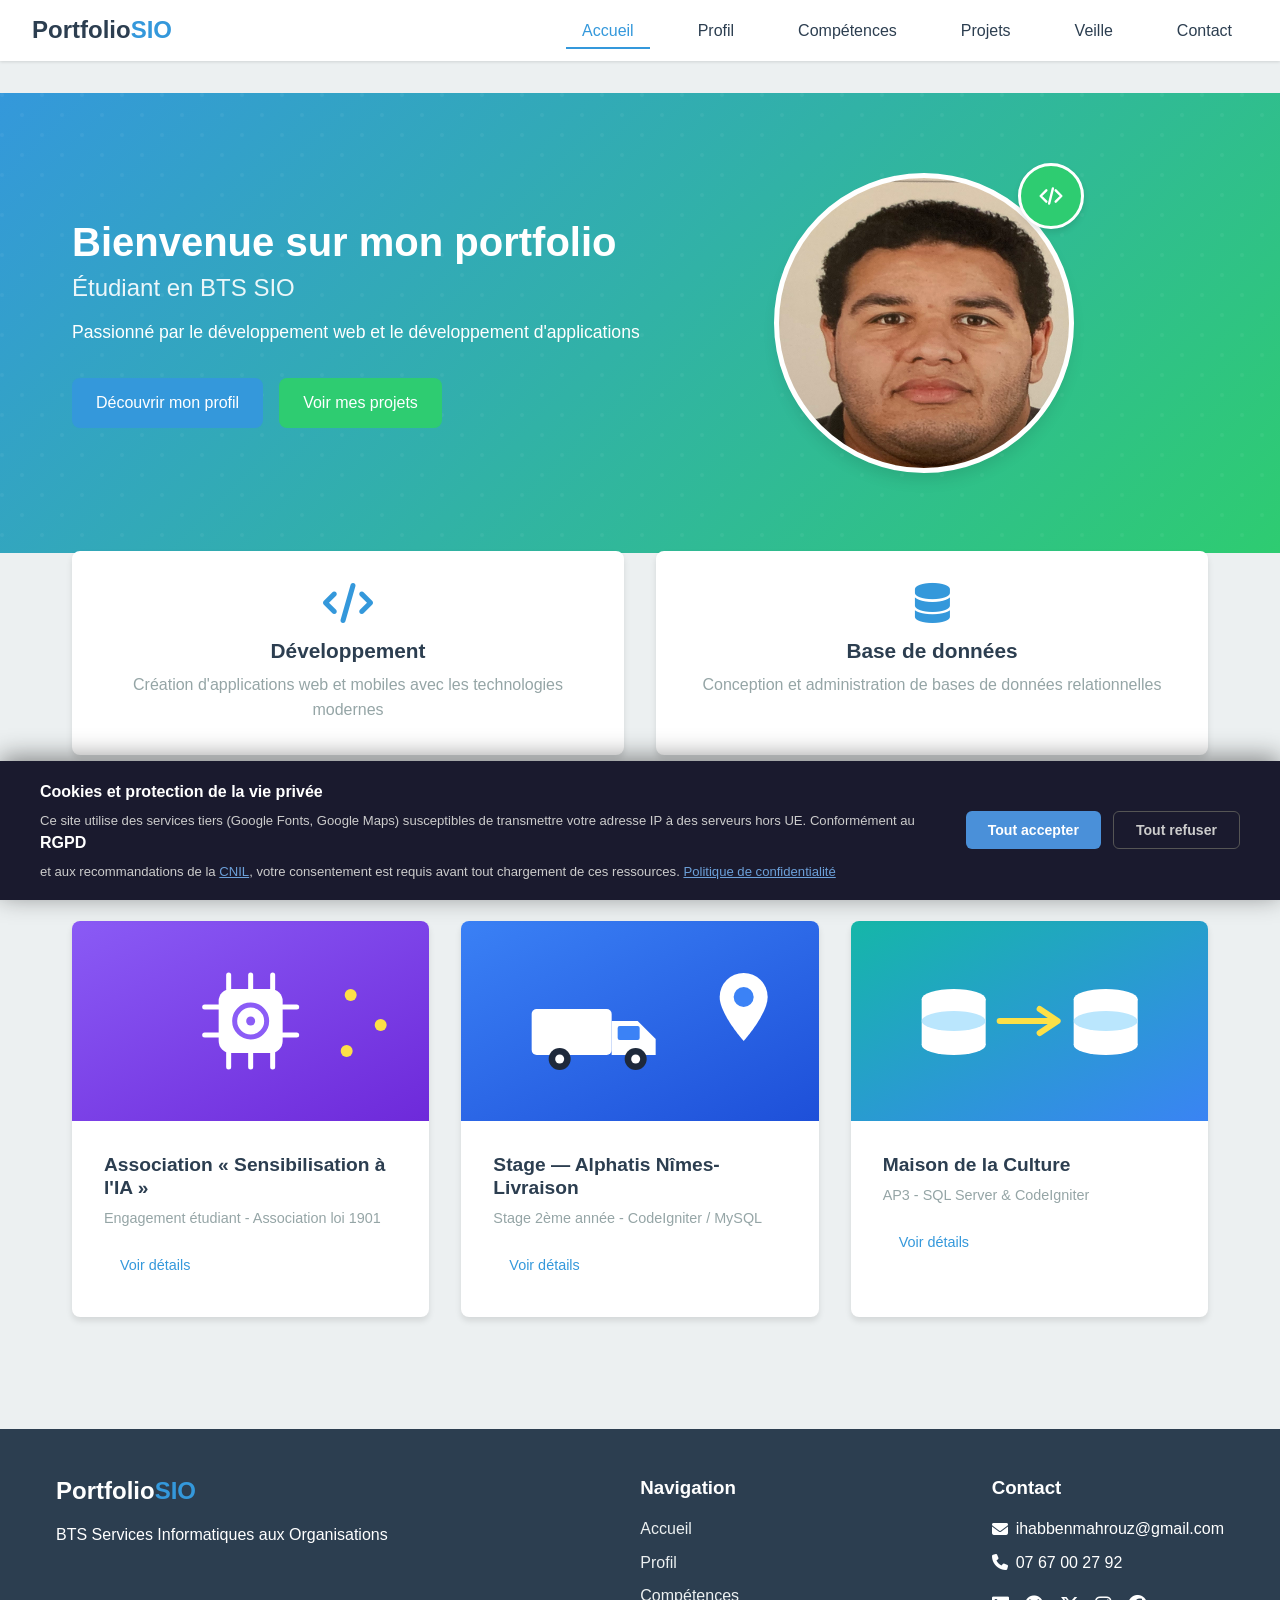
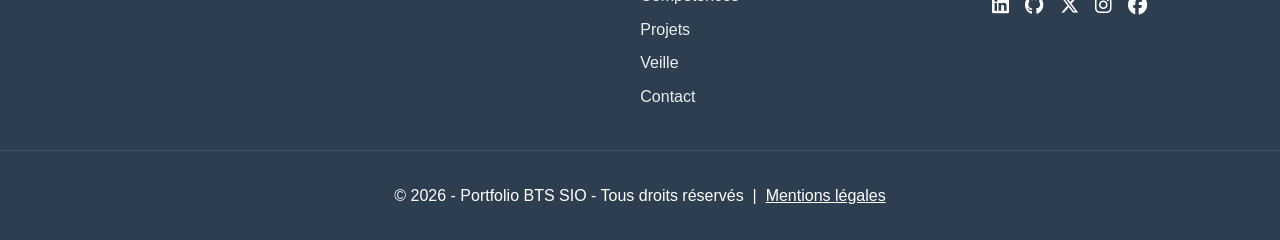
<file: index.html>
<!DOCTYPE html>
<html lang="fr">
<head>
    <meta charset="UTF-8">
    <meta name="viewport" content="width=device-width, initial-scale=1.0">
    <meta name="description" content="Portfolio d'Ihab Benmahrouz, étudiant en BTS SIO option SLAM à Nîmes : profil, compétences, projets et veille technologique.">
    <link rel="icon" type="image/svg+xml" href="images/favicon.svg">
    <title>Portfolio BTS SIO - Accueil</title>
    <!-- Open Graph / partage sur les réseaux sociaux -->
    <meta property="og:type" content="website">
    <meta property="og:locale" content="fr_FR">
    <meta property="og:site_name" content="Portfolio BTS SIO — Ihab Benmahrouz">
    <meta property="og:title" content="Portfolio BTS SIO - Accueil">
    <meta property="og:description" content="Portfolio d'Ihab Benmahrouz, étudiant en BTS SIO option SLAM à Nîmes : profil, compétences, projets et veille technologique.">
    <meta property="og:image" content="images/profile-placeholder.png">
    <meta name="twitter:card" content="summary">
    <link rel="stylesheet" href="css/style.css">
    <link rel="stylesheet" href="css/accueil.css?v=20260621-projets">
    <!-- Font Awesome pour les icônes -->
    <link rel="stylesheet" href="https://cdnjs.cloudflare.com/ajax/libs/font-awesome/6.7.2/css/all.min.css">
    <!-- Google Fonts chargées uniquement après consentement RGPD (voir js/rgpd.js) -->
    <link rel="stylesheet" href="css/rgpd.css">
</head>
<body>
    <!-- En-tête avec barre de navigation -->
    <header>
        <div class="logo">
            <h1>Portfolio<span>SIO</span></h1>
        </div>
        <nav>
            <input type="checkbox" id="menu-toggle">
            <label for="menu-toggle" class="menu-icon">
                <i class="fas fa-bars"></i>
            </label>
            <ul class="menu">
                <li><a href="index.html" class="active">Accueil</a></li>
                <li><a href="profil.html">Profil</a></li>
                <li><a href="competences.html">Compétences</a></li>
                <li><a href="projets.html">Projets</a></li>
                <li><a href="veille.html">Veille</a></li>
                <li><a href="contact.html">Contact</a></li>
            </ul>
        </nav>
    </header>

    <!-- Section principale -->
    <main>
        <section class="hero">
            <div class="hero-content">
                <div class="hero-text">
                    <h2>Bienvenue sur mon portfolio</h2>
                    <h3>Étudiant en BTS SIO</h3>
                    <p>Passionné par le développement web et le développement d'applications</p>
                    <div class="hero-buttons">
                        <a href="profil.html" class="btn primary">Découvrir mon profil</a>
                        <a href="projets.html" class="btn secondary">Voir mes projets</a>
                    </div>
                </div>
                <div class="hero-image">
                    <div class="profile-image">
                        <!-- L'image de profil sera ajoutée via le CSS -->
                    </div>
                </div>
            </div>
        </section>

        <section class="quick-info">
            <div class="info-card">
                <i class="fas fa-code"></i>
                <h3>Développement</h3>
                <p>Création d'applications web et mobiles avec les technologies modernes</p>
            </div>
            <div class="info-card">
                <i class="fas fa-database"></i>
                <h3>Base de données</h3>
                <p>Conception et administration de bases de données relationnelles</p>
            </div>
        </section>

        <section class="recent-projects">
            <h2>Projets récents</h2>
            <div class="project-gallery">
                <!-- Les images des projets seront stylisées avec CSS -->
                <div class="project-card">
                    <div class="project-image">
                        <svg class="projet-illus" viewBox="0 0 400 200" preserveAspectRatio="xMidYMid slice" xmlns="http://www.w3.org/2000/svg" role="img" aria-label="Association Sensibilisation à l'IA">
                            <defs><linearGradient id="hg1" x1="0" y1="0" x2="1" y2="1"><stop offset="0" stop-color="#8b5cf6"/><stop offset="1" stop-color="#6d28d9"/></linearGradient></defs>
                            <rect width="400" height="200" fill="url(#hg1)"/>
                            <g stroke="#ffffff" stroke-width="5" stroke-linecap="round">
                                <line x1="178" y1="68" x2="178" y2="54"/><line x1="200" y1="68" x2="200" y2="54"/><line x1="222" y1="68" x2="222" y2="54"/>
                                <line x1="178" y1="132" x2="178" y2="146"/><line x1="200" y1="132" x2="200" y2="146"/><line x1="222" y1="132" x2="222" y2="146"/>
                                <line x1="168" y1="86" x2="154" y2="86"/><line x1="168" y1="114" x2="154" y2="114"/>
                                <line x1="232" y1="86" x2="246" y2="86"/><line x1="232" y1="114" x2="246" y2="114"/>
                            </g>
                            <g class="a-pulse">
                                <rect x="168" y="68" width="64" height="64" rx="12" fill="#ffffff"/>
                                <circle cx="200" cy="100" r="16" fill="none" stroke="#8b5cf6" stroke-width="5"/>
                                <circle cx="200" cy="100" r="4.5" fill="#8b5cf6"/>
                            </g>
                            <g class="a-float" fill="#fde047">
                                <circle cx="300" cy="74" r="6"/><circle cx="330" cy="104" r="6"/><circle cx="296" cy="130" r="6"/>
                            </g>
                        </svg>
                    </div>
                    <div class="project-info">
                        <h3>Association « Sensibilisation à l'IA »</h3>
                        <p>Engagement étudiant - Association loi 1901</p>
                        <a href="projets.html#engagement1" class="btn small">Voir détails</a>
                    </div>
                </div>
                <div class="project-card">
                    <div class="project-image">
                        <svg class="projet-illus" viewBox="0 0 400 200" preserveAspectRatio="xMidYMid slice" xmlns="http://www.w3.org/2000/svg" role="img" aria-label="Application de livraison">
                            <defs><linearGradient id="hg2" x1="0" y1="0" x2="1" y2="1"><stop offset="0" stop-color="#3b82f6"/><stop offset="1" stop-color="#1d4ed8"/></linearGradient></defs>
                            <rect width="400" height="200" fill="url(#hg2)"/>
                            <g class="a-pulse">
                                <path d="M304,52 a24,24 0 0 1 24,24 c0,17 -24,44 -24,44 c0,0 -24,-27 -24,-44 a24,24 0 0 1 24,-24 z" fill="#ffffff"/>
                                <circle cx="304" cy="76" r="10" fill="#3b82f6"/>
                            </g>
                            <g class="a-slide">
                                <rect x="92" y="88" width="80" height="46" rx="5" fill="#ffffff"/>
                                <path d="M172,100 h26 l18,18 v16 h-44 z" fill="#ffffff"/>
                                <rect x="178" y="105" width="22" height="14" rx="2" fill="#3b82f6"/>
                                <circle cx="120" cy="138" r="11" fill="#1e293b"/><circle cx="120" cy="138" r="4.5" fill="#ffffff"/>
                                <circle cx="196" cy="138" r="11" fill="#1e293b"/><circle cx="196" cy="138" r="4.5" fill="#ffffff"/>
                            </g>
                        </svg>
                    </div>
                    <div class="project-info">
                        <h3>Stage — Alphatis Nîmes-Livraison</h3>
                        <p>Stage 2ème année - CodeIgniter / MySQL</p>
                        <a href="projets.html#stage2" class="btn small">Voir détails</a>
                    </div>
                </div>
                <div class="project-card">
                    <div class="project-image">
                        <svg class="projet-illus" viewBox="0 0 400 200" preserveAspectRatio="xMidYMid slice" xmlns="http://www.w3.org/2000/svg" role="img" aria-label="Migration de base de données">
                            <defs><linearGradient id="hg3" x1="0" y1="0" x2="1" y2="1"><stop offset="0" stop-color="#14b8a6"/><stop offset="1" stop-color="#3b82f6"/></linearGradient></defs>
                            <rect width="400" height="200" fill="url(#hg3)"/>
                            <g fill="#ffffff">
                                <rect x="92" y="78" width="64" height="46"/>
                                <ellipse cx="124" cy="124" rx="32" ry="10"/>
                                <ellipse cx="124" cy="78" rx="32" ry="10"/>
                                <ellipse cx="124" cy="100" rx="32" ry="10" fill="#bae6fd"/>
                            </g>
                            <g fill="#ffffff">
                                <rect x="244" y="78" width="64" height="46"/>
                                <ellipse cx="276" cy="124" rx="32" ry="10"/>
                                <ellipse cx="276" cy="78" rx="32" ry="10"/>
                                <ellipse cx="276" cy="100" rx="32" ry="10" fill="#bae6fd"/>
                            </g>
                            <g class="a-slide" stroke="#fde047" stroke-width="6" fill="none" stroke-linecap="round" stroke-linejoin="round">
                                <line x1="170" y1="100" x2="226" y2="100"/>
                                <polyline points="210,88 228,100 210,112"/>
                            </g>
                        </svg>
                    </div>
                    <div class="project-info">
                        <h3>Maison de la Culture</h3>
                        <p>AP3 - SQL Server &amp; CodeIgniter</p>
                        <a href="projets.html#ap3" class="btn small">Voir détails</a>
                    </div>
                </div>
            </div>
        </section>
    </main>

    <!-- Pied de page -->
    <footer>
        <div class="footer-content">
            <div class="footer-logo">
                <h2>Portfolio<span>SIO</span></h2>
                <p>BTS Services Informatiques aux Organisations</p>
            </div>
            <div class="footer-links">
                <h3>Navigation</h3>
                <ul>
                    <li><a href="index.html">Accueil</a></li>
                    <li><a href="profil.html">Profil</a></li>
                    <li><a href="competences.html">Compétences</a></li>
                    <li><a href="projets.html">Projets</a></li>
                    <li><a href="veille.html">Veille</a></li>
                    <li><a href="contact.html">Contact</a></li>
                </ul>
            </div>
            <div class="footer-contact">
                 <h3>Contact</h3>
                <p><i class="fas fa-envelope"></i>ihabbenmahrouz@gmail.com</p>
                <p><i class="fas fa-phone"></i>07 67 00 27 92</p>
                <div class="social-icons">
                    <a href="https://www.linkedin.com/in/ihab-benmahrouz-27a991337/" target="_blank" aria-label="LinkedIn"><i class="fab fa-linkedin"></i></a>
                    <a href="https://github.com/IhabBenmahrouz" target="_blank" aria-label="GitHub"><i class="fab fa-github"></i></a>
                    <a href="https://x.com/IhaBenmahrouz17" target="_blank" aria-label="X (Twitter)"><i class="fab fa-x-twitter"></i></a>
                    <a href="https://www.instagram.com/ihabbenmahrouz/" target="_blank" aria-label="Instagram"><i class="fab fa-instagram"></i></a>
                    <a href="https://www.facebook.com/profile.php?id=61589297452883" target="_blank" aria-label="Facebook"><i class="fab fa-facebook"></i></a>
                </div>
            </div>
        </div>
        <div class="footer-bottom">
            <p>&copy; 2026 - Portfolio BTS SIO - Tous droits réservés &nbsp;|&nbsp; <a href="mentions-legales.html" style="color:inherit;text-decoration:underline;">Mentions légales</a></p>
        </div>
    </footer>

    <script src="js/script.js"></script>
    <script src="js/rgpd.js"></script>
</body>
</html>
</file>
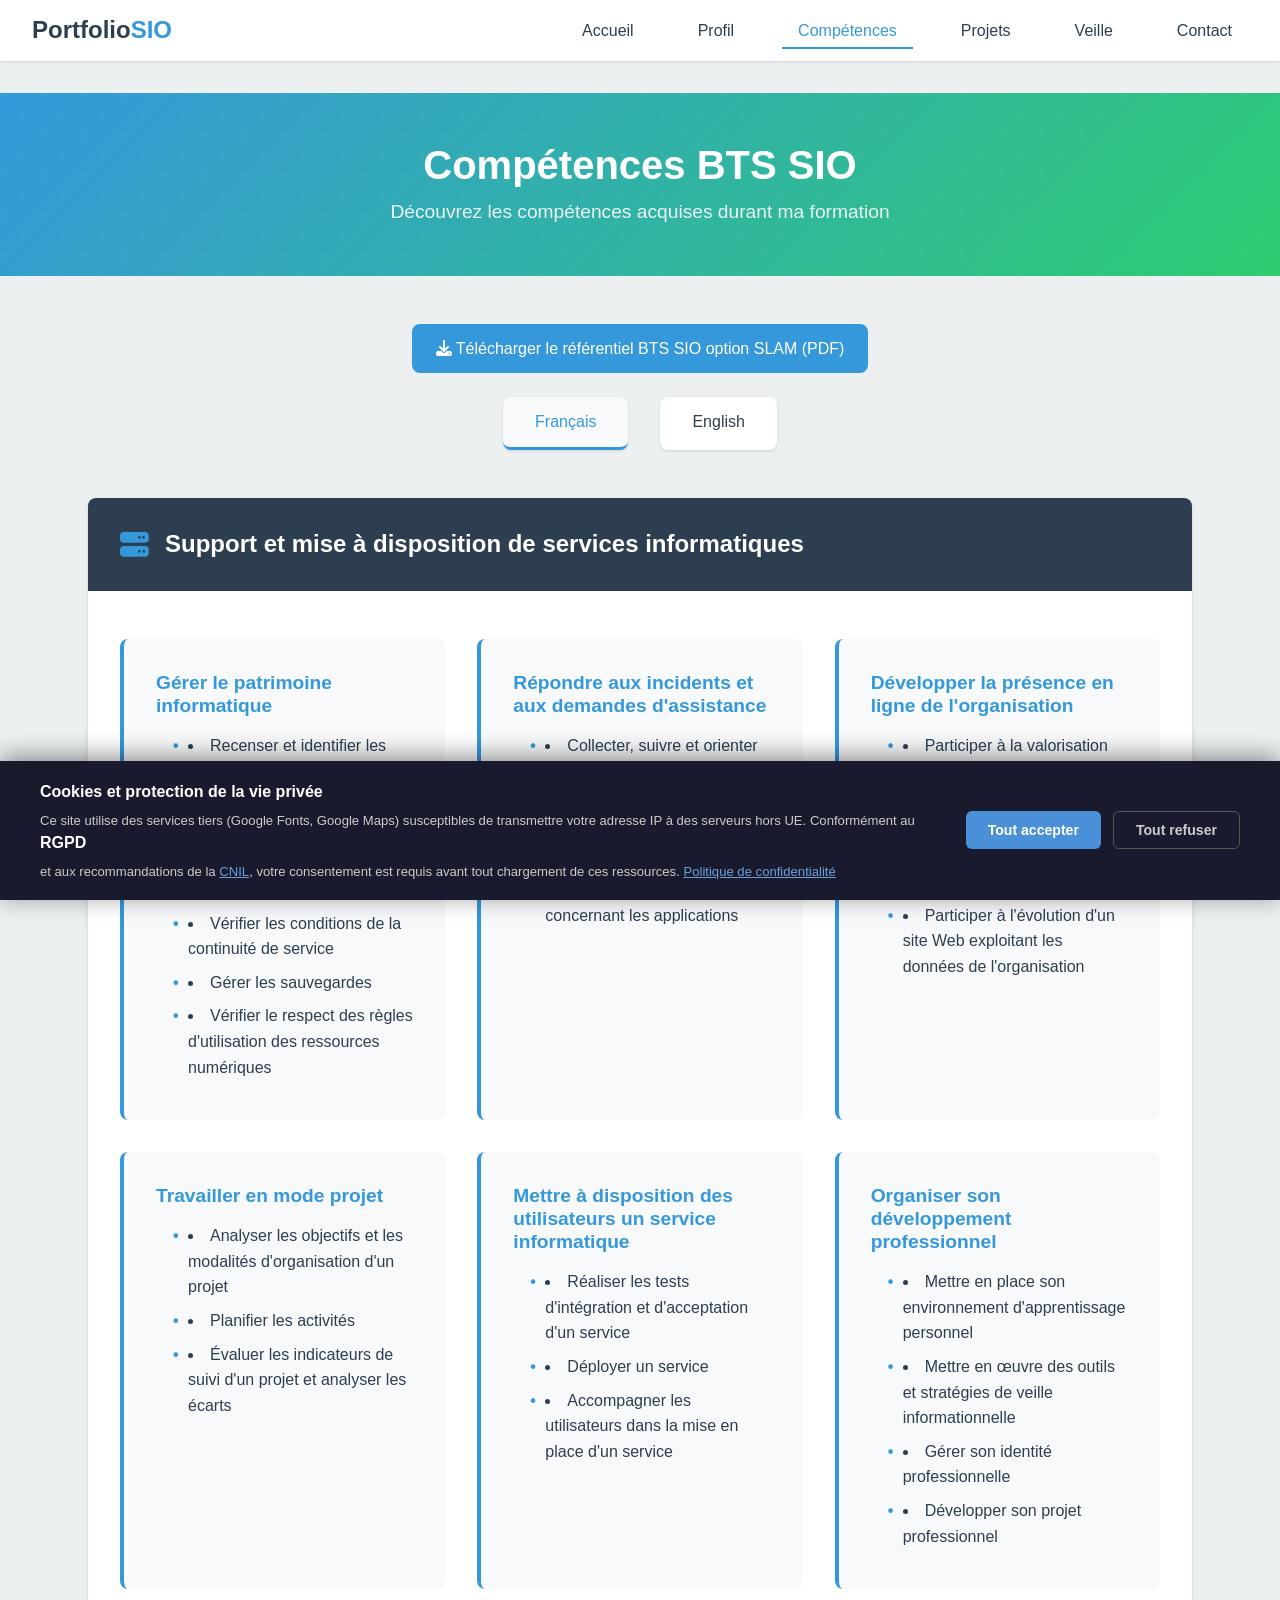
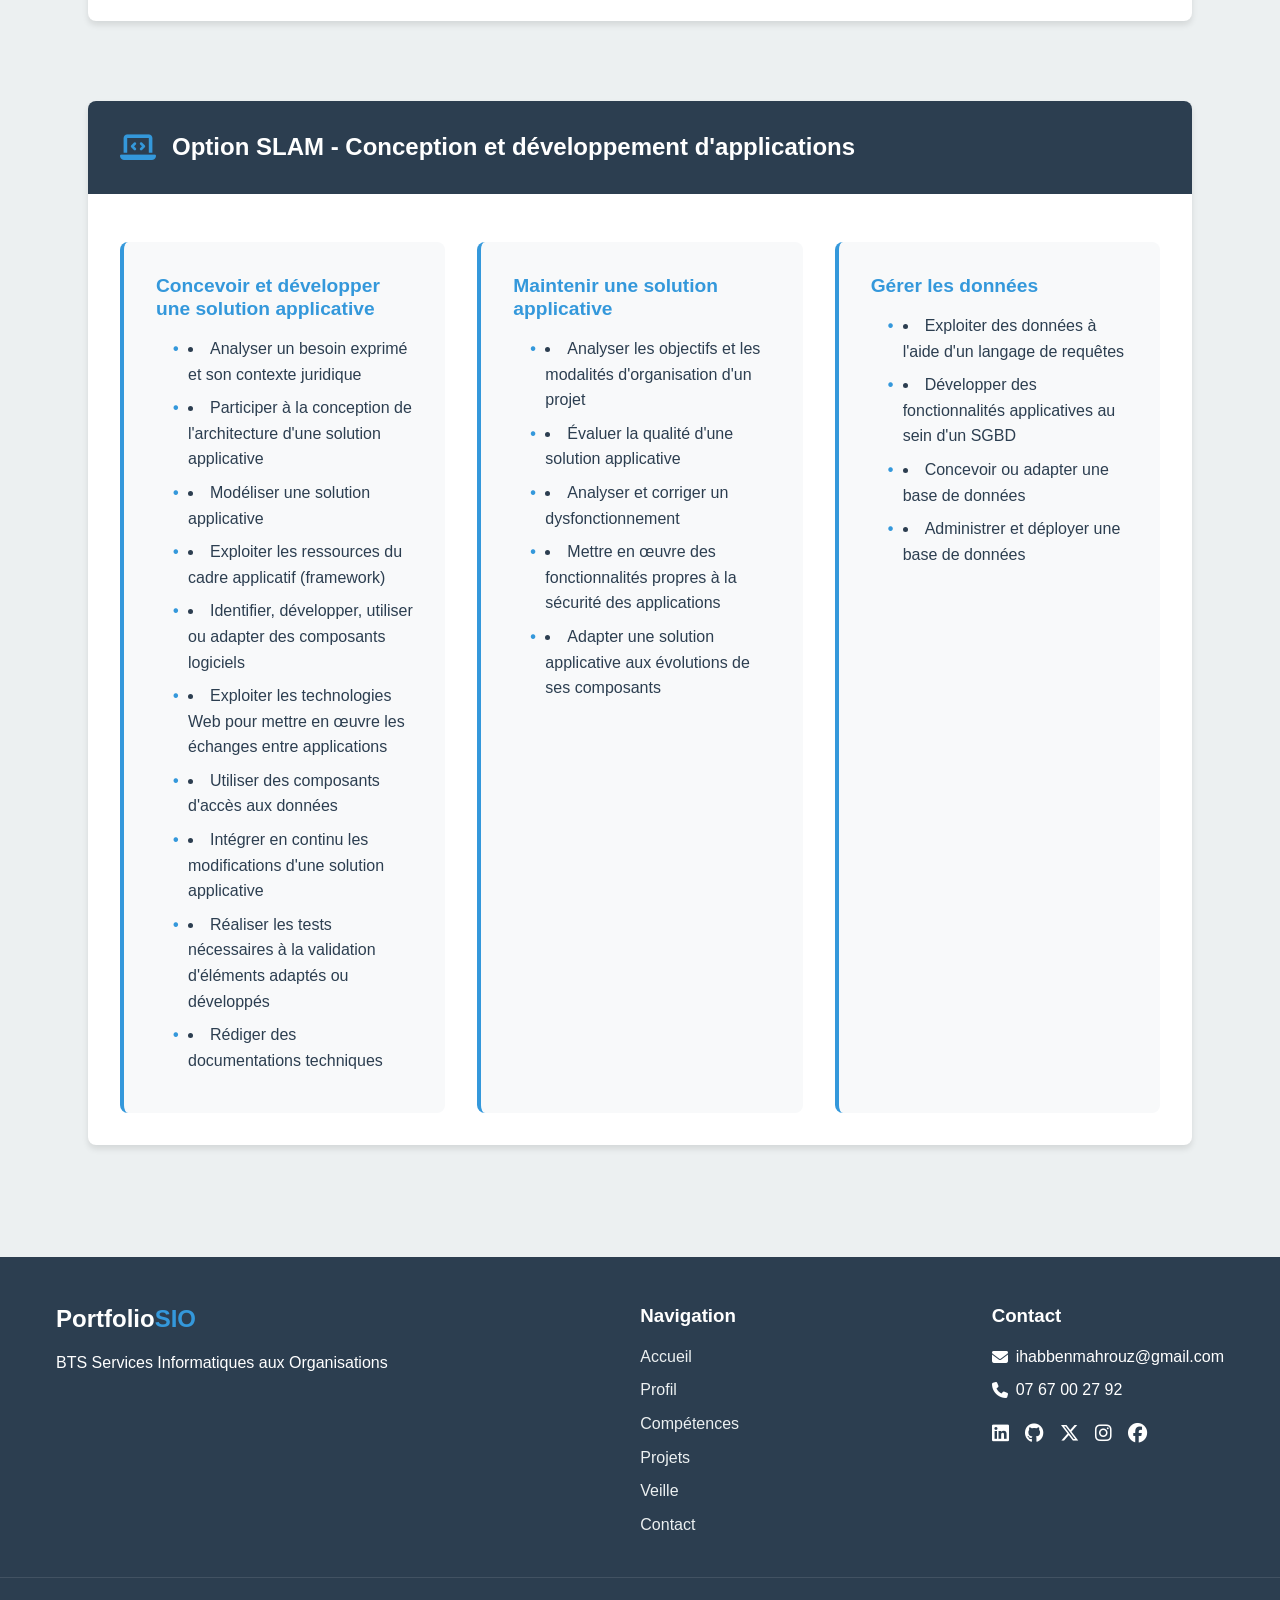
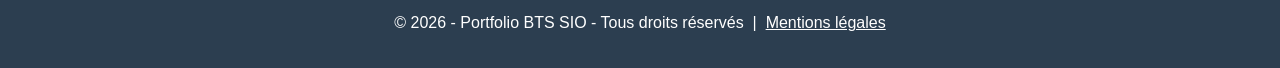
<file: competences.html>
<!DOCTYPE html>
<html lang="fr">
<head>
    <meta charset="UTF-8">
    <meta name="viewport" content="width=device-width, initial-scale=1.0">
    <meta name="description" content="Compétences du BTS SIO option SLAM (en français et en anglais) acquises par Ihab Benmahrouz durant sa formation.">
    <link rel="icon" type="image/svg+xml" href="images/favicon.svg">
    <title>Portfolio BTS SIO - Compétences</title>
    <!-- Open Graph / partage sur les réseaux sociaux -->
    <meta property="og:type" content="website">
    <meta property="og:locale" content="fr_FR">
    <meta property="og:site_name" content="Portfolio BTS SIO — Ihab Benmahrouz">
    <meta property="og:title" content="Portfolio BTS SIO - Compétences">
    <meta property="og:description" content="Compétences du BTS SIO option SLAM (en français et en anglais) acquises par Ihab Benmahrouz durant sa formation.">
    <meta property="og:image" content="images/profile-placeholder.png">
    <meta name="twitter:card" content="summary">
    <link rel="stylesheet" href="css/style.css">
    <link rel="stylesheet" href="css/competences.css">
    <!-- Font Awesome pour les icônes -->
    <link rel="stylesheet" href="https://cdnjs.cloudflare.com/ajax/libs/font-awesome/6.7.2/css/all.min.css">
    <link rel="stylesheet" href="css/rgpd.css">
</head>
<body>
    <!-- En-tête avec barre de navigation -->
    <header>
        <div class="logo">
            <h1>Portfolio<span>SIO</span></h1>
        </div>
        <nav>
            <input type="checkbox" id="menu-toggle">
            <label for="menu-toggle" class="menu-icon">
                <i class="fas fa-bars"></i>
            </label>
            <ul class="menu">
                <li><a href="index.html">Accueil</a></li>
                <li><a href="profil.html">Profil</a></li>
                <li><a href="competences.html" class="active">Compétences</a></li>
                <li><a href="projets.html">Projets</a></li>
                <li><a href="veille.html">Veille</a></li>
                <li><a href="contact.html">Contact</a></li>
            </ul>
        </nav>
    </header>

    <!-- Section principale -->
    <main>
        <section class="page-header">
            <div class="container">
                <h1>Compétences BTS SIO</h1>
                <p>Découvrez les compétences acquises durant ma formation</p>
            </div>
        </section>

        <section class="competences-container">
            <div class="container">
                <div class="cv-download" style="text-align:center; margin-bottom:1.5rem;">
                    <a href="documents/ap0/BTS_SIO_Competences_SLAM.pdf" download class="btn primary">
                        <i class="fas fa-download"></i> Télécharger le référentiel BTS SIO option SLAM (PDF)
                    </a>
                </div>
                <div class="competences-tabs">
                    <button class="tab-btn active" data-lang="fr">Français</button>
                    <button class="tab-btn" data-lang="en">English</button>
                </div>

                <div class="competences-content">
                    <!-- Compétences en français -->
                    <div class="lang-content active" id="fr-content">
                        <div class="competence-bloc">
                            <h2 class="bloc-title">
                                <i class="fas fa-server"></i> Support et mise à disposition de services informatiques
                            </h2>
                            <div class="bloc-content">
                                <div class="competence-card">
                                    <h3>Gérer le patrimoine informatique</h3>
                                    <ul>
                                        <li>Recenser et identifier les ressources numériques</li>
                                        <li>Exploiter des référentiels, normes et standards</li>
                                        <li>Mettre en place et vérifier les niveaux d'habilitation</li>
                                        <li>Vérifier les conditions de la continuité de service</li>
                                        <li>Gérer les sauvegardes</li>
                                        <li>Vérifier le respect des règles d'utilisation des ressources numériques</li>
                                    </ul>
                                </div>
                                
                                <div class="competence-card">
                                    <h3>Répondre aux incidents et aux demandes d'assistance</h3>
                                    <ul>
                                        <li>Collecter, suivre et orienter des demandes</li>
                                        <li>Traiter des demandes concernant les services réseau et système</li>
                                        <li>Traiter des demandes concernant les applications</li>
                                    </ul>
                                </div>
                                
                                <div class="competence-card">
                                    <h3>Développer la présence en ligne de l'organisation</h3>
                                    <ul>
                                        <li>Participer à la valorisation de l'image de l'organisation sur les médias numériques</li>
                                        <li>Référencer les services en ligne de l'organisation et mesurer leur visibilité</li>
                                        <li>Participer à l'évolution d'un site Web exploitant les données de l'organisation</li>
                                    </ul>
                                </div>
                                
                                <div class="competence-card">
                                    <h3>Travailler en mode projet</h3>
                                    <ul>
                                        <li>Analyser les objectifs et les modalités d'organisation d'un projet</li>
                                        <li>Planifier les activités</li>
                                        <li>Évaluer les indicateurs de suivi d'un projet et analyser les écarts</li>
                                    </ul>
                                </div>
                                
                                <div class="competence-card">
                                    <h3>Mettre à disposition des utilisateurs un service informatique</h3>
                                    <ul>
                                        <li>Réaliser les tests d'intégration et d'acceptation d'un service</li>
                                        <li>Déployer un service</li>
                                        <li>Accompagner les utilisateurs dans la mise en place d'un service</li>
                                    </ul>
                                </div>
                                
                                <div class="competence-card">
                                    <h3>Organiser son développement professionnel</h3>
                                    <ul>
                                        <li>Mettre en place son environnement d'apprentissage personnel</li>
                                        <li>Mettre en œuvre des outils et stratégies de veille informationnelle</li>
                                        <li>Gérer son identité professionnelle</li>
                                        <li>Développer son projet professionnel</li>
                                    </ul>
                                </div>
                            </div>
                        </div>

                        <div class="competence-bloc">
                            <h2 class="bloc-title">
                                <i class="fas fa-laptop-code"></i> Option SLAM - Conception et développement d'applications
                            </h2>
                            <div class="bloc-content">
                                <div class="competence-card">
                                    <h3>Concevoir et développer une solution applicative</h3>
                                    <ul>
                                        <li>Analyser un besoin exprimé et son contexte juridique</li>
                                        <li>Participer à la conception de l'architecture d'une solution applicative</li>
                                        <li>Modéliser une solution applicative</li>
                                        <li>Exploiter les ressources du cadre applicatif (framework)</li>
                                        <li>Identifier, développer, utiliser ou adapter des composants logiciels</li>
                                        <li>Exploiter les technologies Web pour mettre en œuvre les échanges entre applications</li>
                                        <li>Utiliser des composants d'accès aux données</li>
                                        <li>Intégrer en continu les modifications d'une solution applicative</li>
                                        <li>Réaliser les tests nécessaires à la validation d'éléments adaptés ou développés</li>
                                        <li>Rédiger des documentations techniques</li>
                                    </ul>
                                </div>
                                
                                <div class="competence-card">
                                    <h3>Maintenir une solution applicative</h3>
                                    <ul>
                                        <li>Analyser les objectifs et les modalités d'organisation d'un projet</li>
                                        <li>Évaluer la qualité d'une solution applicative</li>
                                        <li>Analyser et corriger un dysfonctionnement</li>
                                        <li>Mettre en œuvre des fonctionnalités propres à la sécurité des applications</li>
                                        <li>Adapter une solution applicative aux évolutions de ses composants</li>
                                    </ul>
                                </div>
                                
                                <div class="competence-card">
                                    <h3>Gérer les données</h3>
                                    <ul>
                                        <li>Exploiter des données à l'aide d'un langage de requêtes</li>
                                        <li>Développer des fonctionnalités applicatives au sein d'un SGBD</li>
                                        <li>Concevoir ou adapter une base de données</li>
                                        <li>Administrer et déployer une base de données</li>
                                    </ul>
                                </div>
                            </div>
                        </div>
                    </div>

                    <!-- Compétences en anglais -->
                    <div class="lang-content" id="en-content">
                        <div class="competence-bloc">
                            <h2 class="bloc-title">
                                <i class="fas fa-server"></i> IT Services Support and Provision
                            </h2>
                            <div class="bloc-content">
                                <div class="competence-card">
                                    <h3>Managing IT Assets</h3>
                                    <ul>
                                        <li>Identifying and inventorying digital resources</li>
                                        <li>Utilizing repositories, standards, and norms</li>
                                        <li>Setting up and verifying authorization levels</li>
                                        <li>Ensuring service continuity conditions</li>
                                        <li>Managing backups</li>
                                        <li>Verifying compliance with digital resource usage rules</li>
                                    </ul>
                                </div>
                                
                                <div class="competence-card">
                                    <h3>Responding to Incidents and Assistance Requests</h3>
                                    <ul>
                                        <li>Collecting, tracking, and directing requests</li>
                                        <li>Processing requests related to network and system services</li>
                                        <li>Processing application-related requests</li>
                                    </ul>
                                </div>
                                
                                <div class="competence-card">
                                    <h3>Developing the Organization's Online Presence</h3>
                                    <ul>
                                        <li>Contributing to enhancing the organization's image on digital media</li>
                                        <li>SEO for the organization's online services and measuring their visibility</li>
                                        <li>Participating in the evolution of a website using organizational data</li>
                                    </ul>
                                </div>
                                
                                <div class="competence-card">
                                    <h3>Working in Project Mode</h3>
                                    <ul>
                                        <li>Analyzing project objectives and organizational methods</li>
                                        <li>Planning activities</li>
                                        <li>Evaluating project monitoring indicators and analyzing variations</li>
                                    </ul>
                                </div>
                                
                                <div class="competence-card">
                                    <h3>Providing IT Services to Users</h3>
                                    <ul>
                                        <li>Performing integration and acceptance tests for a service</li>
                                        <li>Deploying a service</li>
                                        <li>Supporting users in implementing a service</li>
                                    </ul>
                                </div>
                                
                                <div class="competence-card">
                                    <h3>Organizing Professional Development</h3>
                                    <ul>
                                        <li>Setting up a personal learning environment</li>
                                        <li>Implementing information monitoring tools and strategies</li>
                                        <li>Managing a professional identity</li>
                                        <li>Developing a career plan</li>
                                    </ul>
                                </div>
                            </div>
                        </div>

                        <div class="competence-bloc">
                            <h2 class="bloc-title">
                                <i class="fas fa-laptop-code"></i> SLAM Option - Application Design and Development
                            </h2>
                            <div class="bloc-content">
                                <div class="competence-card">
                                    <h3>Designing and Developing Application Solutions</h3>
                                    <ul>
                                        <li>Analyzing stated needs and their legal context</li>
                                        <li>Participating in the architectural design of an application solution</li>
                                        <li>Modeling an application solution</li>
                                        <li>Leveraging framework resources</li>
                                        <li>Identifying, developing, using, or adapting software components</li>
                                        <li>Using Web technologies to implement exchanges between applications</li>
                                        <li>Using data access components</li>
                                        <li>Continuously integrating changes to an application solution</li>
                                        <li>Conducting tests necessary to validate adapted or developed elements</li>
                                        <li>Writing technical documentation</li>
                                    </ul>
                                </div>
                                
                                <div class="competence-card">
                                    <h3>Maintaining an Application Solution</h3>
                                    <ul>
                                        <li>Analyzing project objectives and organizational methods</li>
                                        <li>Evaluating the quality of an application solution</li>
                                        <li>Analyzing and correcting malfunctions</li>
                                        <li>Implementing functionality specific to application security</li>
                                        <li>Adapting an application solution to evolving components</li>
                                    </ul>
                                </div>
                                
                                <div class="competence-card">
                                    <h3>Managing Data</h3>
                                    <ul>
                                        <li>Using data with a query language</li>
                                        <li>Developing application functionality within a DBMS</li>
                                        <li>Designing or adapting a database</li>
                                        <li>Administering and deploying a database</li>
                                    </ul>
                                </div>
                            </div>
                        </div>
                    </div>
                </div>
            </div>
        </section>
    </main>

    <!-- Pied de page -->
    <footer>
        <div class="footer-content">
            <div class="footer-logo">
                <h2>Portfolio<span>SIO</span></h2>
                <p>BTS Services Informatiques aux Organisations</p>
            </div>
            <div class="footer-links">
                <h3>Navigation</h3>
                <ul>
                    <li><a href="index.html">Accueil</a></li>
                    <li><a href="profil.html">Profil</a></li>
                    <li><a href="competences.html">Compétences</a></li>
                    <li><a href="projets.html">Projets</a></li>
                    <li><a href="veille.html">Veille</a></li>
                    <li><a href="contact.html">Contact</a></li>
                </ul>
            </div>
            <div class="footer-contact">
               <h3>Contact</h3>
                <p><i class="fas fa-envelope"></i>ihabbenmahrouz@gmail.com</p>
                <p><i class="fas fa-phone"></i>07 67 00 27 92</p>
                <div class="social-icons">
                    <a href="https://www.linkedin.com/in/ihab-benmahrouz-27a991337/" target="_blank" aria-label="LinkedIn"><i class="fab fa-linkedin"></i></a>
                    <a href="https://github.com/IhabBenmahrouz" target="_blank" aria-label="GitHub"><i class="fab fa-github"></i></a>
                    <a href="https://x.com/IhaBenmahrouz17" target="_blank" aria-label="X (Twitter)"><i class="fab fa-x-twitter"></i></a>
                    <a href="https://www.instagram.com/ihabbenmahrouz/" target="_blank" aria-label="Instagram"><i class="fab fa-instagram"></i></a>
                    <a href="https://www.facebook.com/profile.php?id=61589297452883" target="_blank" aria-label="Facebook"><i class="fab fa-facebook"></i></a>
                </div>
            </div>
        </div>
        <div class="footer-bottom">
            <p>&copy; 2026 - Portfolio BTS SIO - Tous droits réservés &nbsp;|&nbsp; <a href="mentions-legales.html" style="color:inherit;text-decoration:underline;">Mentions légales</a></p>
        </div>
    </footer>

    <script src="js/script.js"></script>
    <script src="js/rgpd.js"></script>
    <script>
        // Script spécifique pour les onglets de langue
        document.addEventListener('DOMContentLoaded', function() {
            const tabButtons = document.querySelectorAll('.tab-btn');
            const langContents = document.querySelectorAll('.lang-content');
            
            tabButtons.forEach(button => {
                button.addEventListener('click', () => {
                    // Retirer la classe active de tous les boutons et contenus
                    tabButtons.forEach(btn => btn.classList.remove('active'));
                    langContents.forEach(content => content.classList.remove('active'));
                    
                    // Ajouter la classe active au bouton cliqué
                    button.classList.add('active');
                    
                    // Afficher le contenu correspondant
                    const langToShow = button.getAttribute('data-lang');
                    document.getElementById(`${langToShow}-content`).classList.add('active');
                });
            });
        });
    </script>
</body>
</html>
</file>
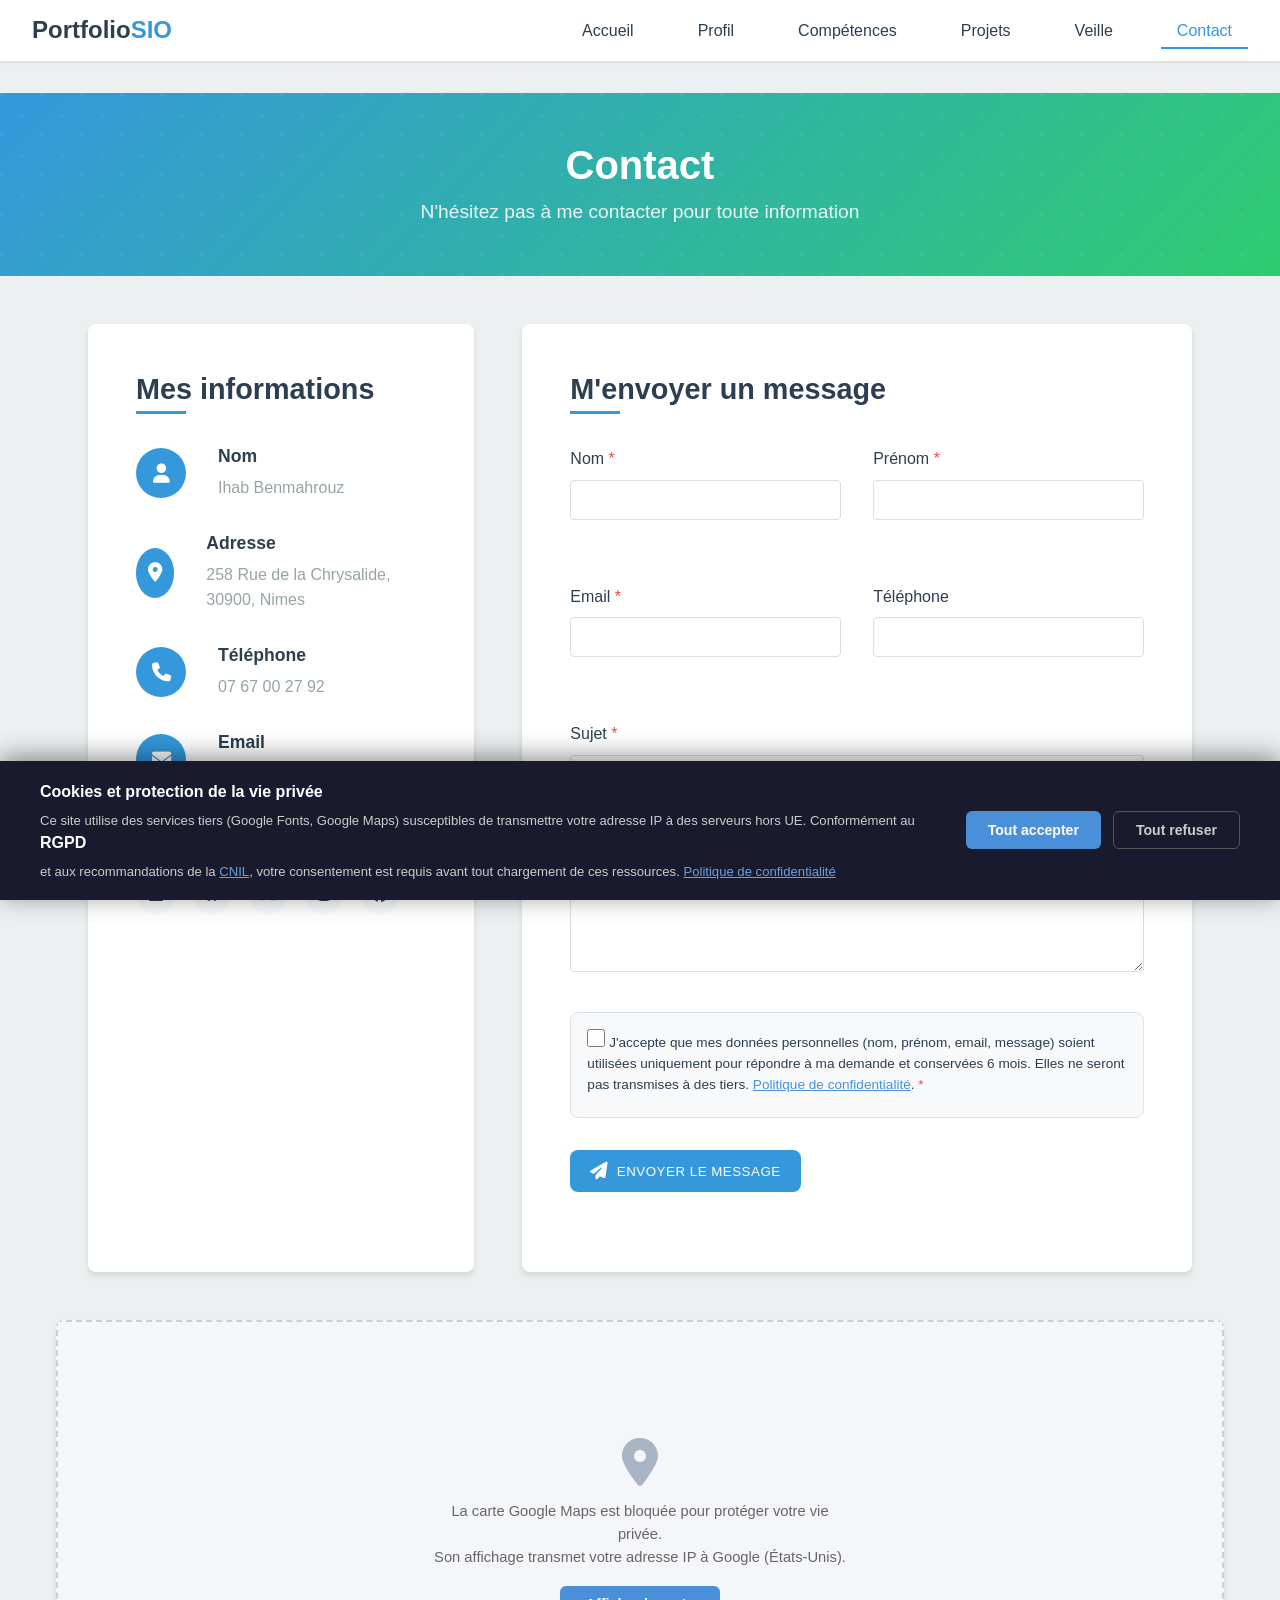
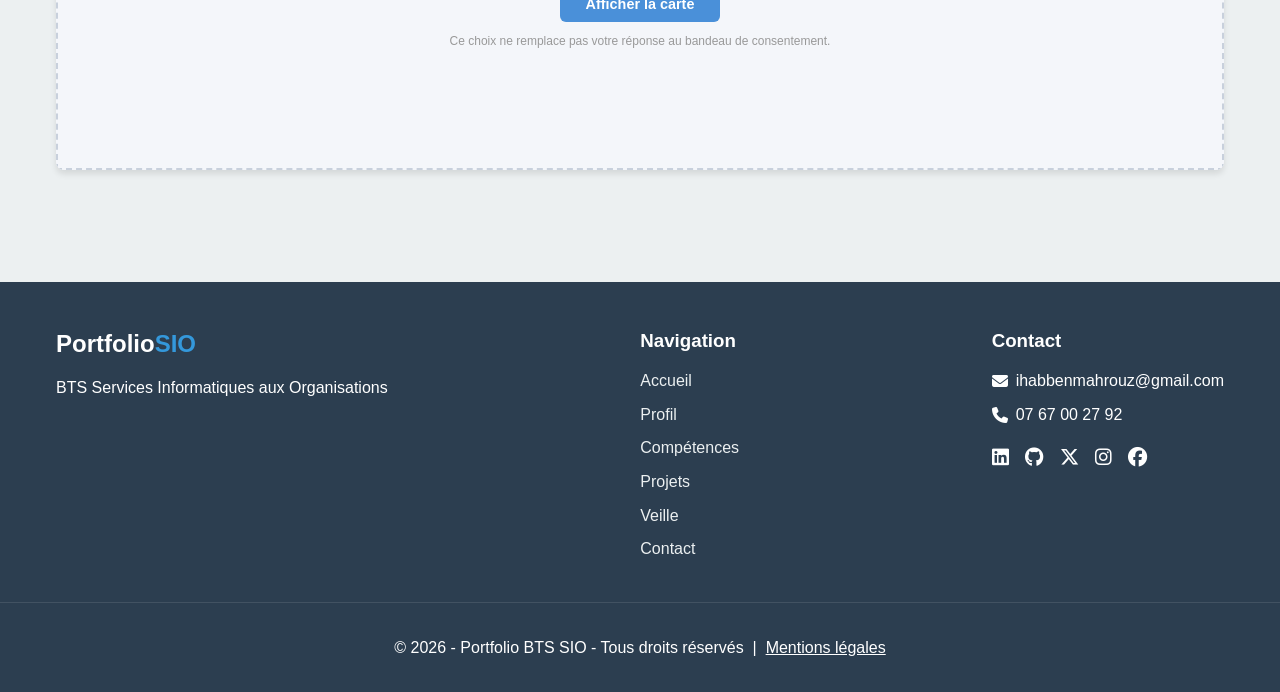
<file: contact.html>
<!DOCTYPE html>
<html lang="fr">
<head>
    <meta charset="UTF-8">
    <meta name="viewport" content="width=device-width, initial-scale=1.0">
    <meta name="description" content="Contactez Ihab Benmahrouz, étudiant en BTS SIO option SLAM à Nîmes : formulaire de contact, coordonnées et réseaux sociaux.">
    <link rel="icon" type="image/svg+xml" href="images/favicon.svg">
    <title>Portfolio BTS SIO - Contact</title>
    <!-- Open Graph / partage sur les réseaux sociaux -->
    <meta property="og:type" content="website">
    <meta property="og:locale" content="fr_FR">
    <meta property="og:site_name" content="Portfolio BTS SIO — Ihab Benmahrouz">
    <meta property="og:title" content="Portfolio BTS SIO - Contact">
    <meta property="og:description" content="Contactez Ihab Benmahrouz, étudiant en BTS SIO option SLAM à Nîmes : formulaire de contact, coordonnées et réseaux sociaux.">
    <meta property="og:image" content="images/profile-placeholder.png">
    <meta name="twitter:card" content="summary">
    <link rel="stylesheet" href="css/style.css">
    <link rel="stylesheet" href="css/contact.css">
    <!-- Font Awesome pour les icônes -->
    <link rel="stylesheet" href="https://cdnjs.cloudflare.com/ajax/libs/font-awesome/6.7.2/css/all.min.css">
    <link rel="stylesheet" href="css/rgpd.css">
</head>
<body>
    <!-- En-tête avec barre de navigation -->
    <header>
        <div class="logo">
            <h1>Portfolio<span>SIO</span></h1>
        </div>
        <nav>
            <input type="checkbox" id="menu-toggle">
            <label for="menu-toggle" class="menu-icon">
                <i class="fas fa-bars"></i>
            </label>
            <ul class="menu">
                <li><a href="index.html">Accueil</a></li>
                <li><a href="profil.html">Profil</a></li>
                <li><a href="competences.html">Compétences</a></li>
                <li><a href="projets.html">Projets</a></li>
                <li><a href="veille.html">Veille</a></li>
                <li><a href="contact.html" class="active">Contact</a></li>
            </ul>
        </nav>
    </header>

    <!-- Section principale -->
    <main>
        <section class="page-header">
            <div class="container">
                <h1>Contact</h1>
                <p>N'hésitez pas à me contacter pour toute information</p>
            </div>
        </section>

        <section class="contact-container">
            <div class="container">
                <div class="contact-content">
                    <div class="contact-info">
                        <h2>Mes informations</h2>
                        <div class="info-card">
                            <div class="info-icon">
                                <i class="fas fa-user"></i>
                            </div>
                            <div class="info-details">
                                <h3>Nom</h3>
                                <p>Ihab Benmahrouz</p>
                            </div>
                        </div>
                        <div class="info-card">
                            <div class="info-icon">
                                <i class="fas fa-map-marker-alt"></i>
                            </div>
                            <div class="info-details">
                                <h3>Adresse</h3>
                                <p>258 Rue de la Chrysalide, 30900, Nimes</p>
                            </div>
                        </div>
                        <div class="info-card">
                            <div class="info-icon">
                                <i class="fas fa-phone"></i>
                            </div>
                            <div class="info-details">
                                <h3>Téléphone</h3>
                                <p>07 67 00 27 92</p>
                            </div>
                        </div>
                        <div class="info-card">
                            <div class="info-icon">
                                <i class="fas fa-envelope"></i>
                            </div>
                            <div class="info-details">
                                <h3>Email</h3>
                                <p>ihabbenmahrouz@gmail.com</p>
                            </div>
                        </div>
                        <div class="social-media">
                            <h3>Réseaux sociaux</h3>
                            <div class="social-links">
                                <a href="https://www.linkedin.com/in/ihab-benmahrouz-27a991337/" target="_blank" class="social-link" aria-label="LinkedIn">
                                    <i class="fab fa-linkedin"></i>
                                </a>
                                <a href="https://github.com/IhabBenmahrouz" target="_blank" class="social-link" aria-label="GitHub">
                                    <i class="fab fa-github"></i>
                                </a>
                                <a href="https://x.com/IhaBenmahrouz17" target="_blank" class="social-link" aria-label="X (Twitter)">
                                    <i class="fab fa-x-twitter"></i>
                                </a>
                                <a href="https://www.instagram.com/ihabbenmahrouz/" target="_blank" class="social-link" aria-label="Instagram">
                                    <i class="fab fa-instagram"></i>
                                </a>
                                <a href="https://www.facebook.com/profile.php?id=61589297452883" target="_blank" class="social-link" aria-label="Facebook">
                                    <i class="fab fa-facebook"></i>
                                </a>
                            </div>
                        </div>
                    </div>

                    <div class="contact-form">
                        <h2>M'envoyer un message</h2>
                        <form id="contactForm">
                            <div class="form-row">
                                <div class="form-group">
                                    <label for="nom">Nom <span class="required">*</span></label>
                                    <input type="text" id="nom" name="nom" required>
                                </div>
                                <div class="form-group">
                                    <label for="prenom">Prénom <span class="required">*</span></label>
                                    <input type="text" id="prenom" name="prenom" required>
                                </div>
                            </div>
                            <div class="form-row">
                                <div class="form-group">
                                    <label for="email">Email <span class="required">*</span></label>
                                    <input type="email" id="email" name="email" required>
                                </div>
                                <div class="form-group">
                                    <label for="telephone">Téléphone</label>
                                    <input type="tel" id="telephone" name="telephone">
                                </div>
                            </div>
                            <div class="form-group">
                                <label for="sujet">Sujet <span class="required">*</span></label>
                                <input type="text" id="sujet" name="sujet" required>
                            </div>
                            <div class="form-group">
                                <label for="message">Message <span class="required">*</span></label>
                                <textarea id="message" name="message" rows="5" required></textarea>
                            </div>
                            <div class="form-group form-group-rgpd">
                                <label class="rgpd-checkbox-label">
                                    <input type="checkbox" id="rgpd-consent" name="rgpd-consent" required>
                                    <span>J'accepte que mes données personnelles (nom, prénom, email, message) soient utilisées uniquement pour répondre à ma demande et conservées 6 mois. Elles ne seront pas transmises à des tiers. <a href="mentions-legales.html">Politique de confidentialité</a>. <span class="required">*</span></span>
                                </label>
                            </div>
                            <div class="form-group">
                                <button type="submit" class="btn primary">
                                    <i class="fas fa-paper-plane"></i> Envoyer le message
                                </button>
                            </div>
                        </form>
                    </div>
                </div>
            </div>
        </section>

        <section class="map-section">
            <div class="container">
                <div class="map-container">
                    <div class="map-consent-placeholder"
                     data-src="https://www.google.com/maps/embed?pb=!1m18!1m12!1m3!1d23113.15266031434!2d4.3235406!3d43.8427223!2m3!1f0!2f0!3f0!3m2!1i1024!2i768!4f13.1!3m3!1m2!1s0x12b42961934aee9b%3A0x67457fe6df72455!2sN%C3%AEmes%20CCI%20Formation!5e0!3m2!1sfr!2sfr!4v1653400000000!5m2!1sfr!2sfr">
                    <i class="fas fa-map-marker-alt map-icon"></i>
                    <p>La carte Google Maps est bloquée pour protéger votre vie privée.<br>
                    Son affichage transmet votre adresse IP à Google (États-Unis).</p>
                    <button class="map-load-btn">Afficher la carte</button>
                    <small>Ce choix ne remplace pas votre réponse au bandeau de consentement.</small>
                    </div>
                </div>
            </div>
        </section>
    </main>

    <!-- Pied de page -->
    <footer>
        <div class="footer-content">
            <div class="footer-logo">
                <h2>Portfolio<span>SIO</span></h2>
                <p>BTS Services Informatiques aux Organisations</p>
            </div>
            <div class="footer-links">
                <h3>Navigation</h3>
                <ul>
                    <li><a href="index.html">Accueil</a></li>
                    <li><a href="profil.html">Profil</a></li>
                    <li><a href="competences.html">Compétences</a></li>
                    <li><a href="projets.html">Projets</a></li>
                    <li><a href="veille.html">Veille</a></li>
                    <li><a href="contact.html">Contact</a></li>
                </ul>
            </div>
            <div class="footer-contact">
                <h3>Contact</h3>
                <p><i class="fas fa-envelope"></i>ihabbenmahrouz@gmail.com</p>
                <p><i class="fas fa-phone"></i>07 67 00 27 92</p>
                <div class="social-icons">
                    <a href="https://www.linkedin.com/in/ihab-benmahrouz-27a991337/" target="_blank" aria-label="LinkedIn"><i class="fab fa-linkedin"></i></a>
                    <a href="https://github.com/IhabBenmahrouz" target="_blank" aria-label="GitHub"><i class="fab fa-github"></i></a>
                    <a href="https://x.com/IhaBenmahrouz17" target="_blank" aria-label="X (Twitter)"><i class="fab fa-x-twitter"></i></a>
                    <a href="https://www.instagram.com/ihabbenmahrouz/" target="_blank" aria-label="Instagram"><i class="fab fa-instagram"></i></a>
                    <a href="https://www.facebook.com/profile.php?id=61589297452883" target="_blank" aria-label="Facebook"><i class="fab fa-facebook"></i></a>
                </div>
            </div>
        </div>
        <div class="footer-bottom">
            <p>&copy; 2026 - Portfolio BTS SIO - Tous droits réservés &nbsp;|&nbsp; <a href="mentions-legales.html" style="color:inherit;text-decoration:underline;">Mentions légales</a></p>
        </div>
    </footer>

    <script src="js/script.js"></script>
    <script src="js/rgpd.js"></script>
    <script>
        document.addEventListener('DOMContentLoaded', function() {
            const contactForm = document.getElementById('contactForm');
            
            contactForm.addEventListener('submit', function(e) {
                e.preventDefault();
                
                // Récupération des valeurs du formulaire
                const nom = document.getElementById('nom').value;
                const prenom = document.getElementById('prenom').value;
                const email = document.getElementById('email').value;
                const telephone = document.getElementById('telephone').value;
                const sujet = document.getElementById('sujet').value;
                const message = document.getElementById('message').value;
                
                const rgpdConsent = document.getElementById('rgpd-consent');

                // Validation simple
                if (!nom || !prenom || !email || !sujet || !message) {
                    alert('Veuillez remplir tous les champs obligatoires.');
                    return;
                }
                if (!rgpdConsent.checked) {
                    alert('Vous devez accepter la politique de confidentialité pour envoyer votre message.');
                    rgpdConsent.focus();
                    return;
                }
                
                // Construction de l'e-mail pré-rempli (mailto) ouvert dans le client de messagerie
                const sujetMail = encodeURIComponent('[Portfolio] ' + sujet);
                const corpsMail = encodeURIComponent(
                    'Nom : ' + nom + ' ' + prenom + '\n' +
                    'Email : ' + email + '\n' +
                    'Téléphone : ' + (telephone.trim() || 'non renseigné') + '\n\n' +
                    'Message :\n' + message
                );
                window.location.href = 'mailto:ihabbenmahrouz@gmail.com?subject=' + sujetMail + '&body=' + corpsMail;

                // Confirmation et réinitialisation du formulaire
                alert('Votre logiciel de messagerie va s\'ouvrir avec votre message pré-rempli. Il ne vous reste plus qu\'à l\'envoyer. Merci !');
                contactForm.reset();
            });
        });
    </script>
</body>
</html>
</file>
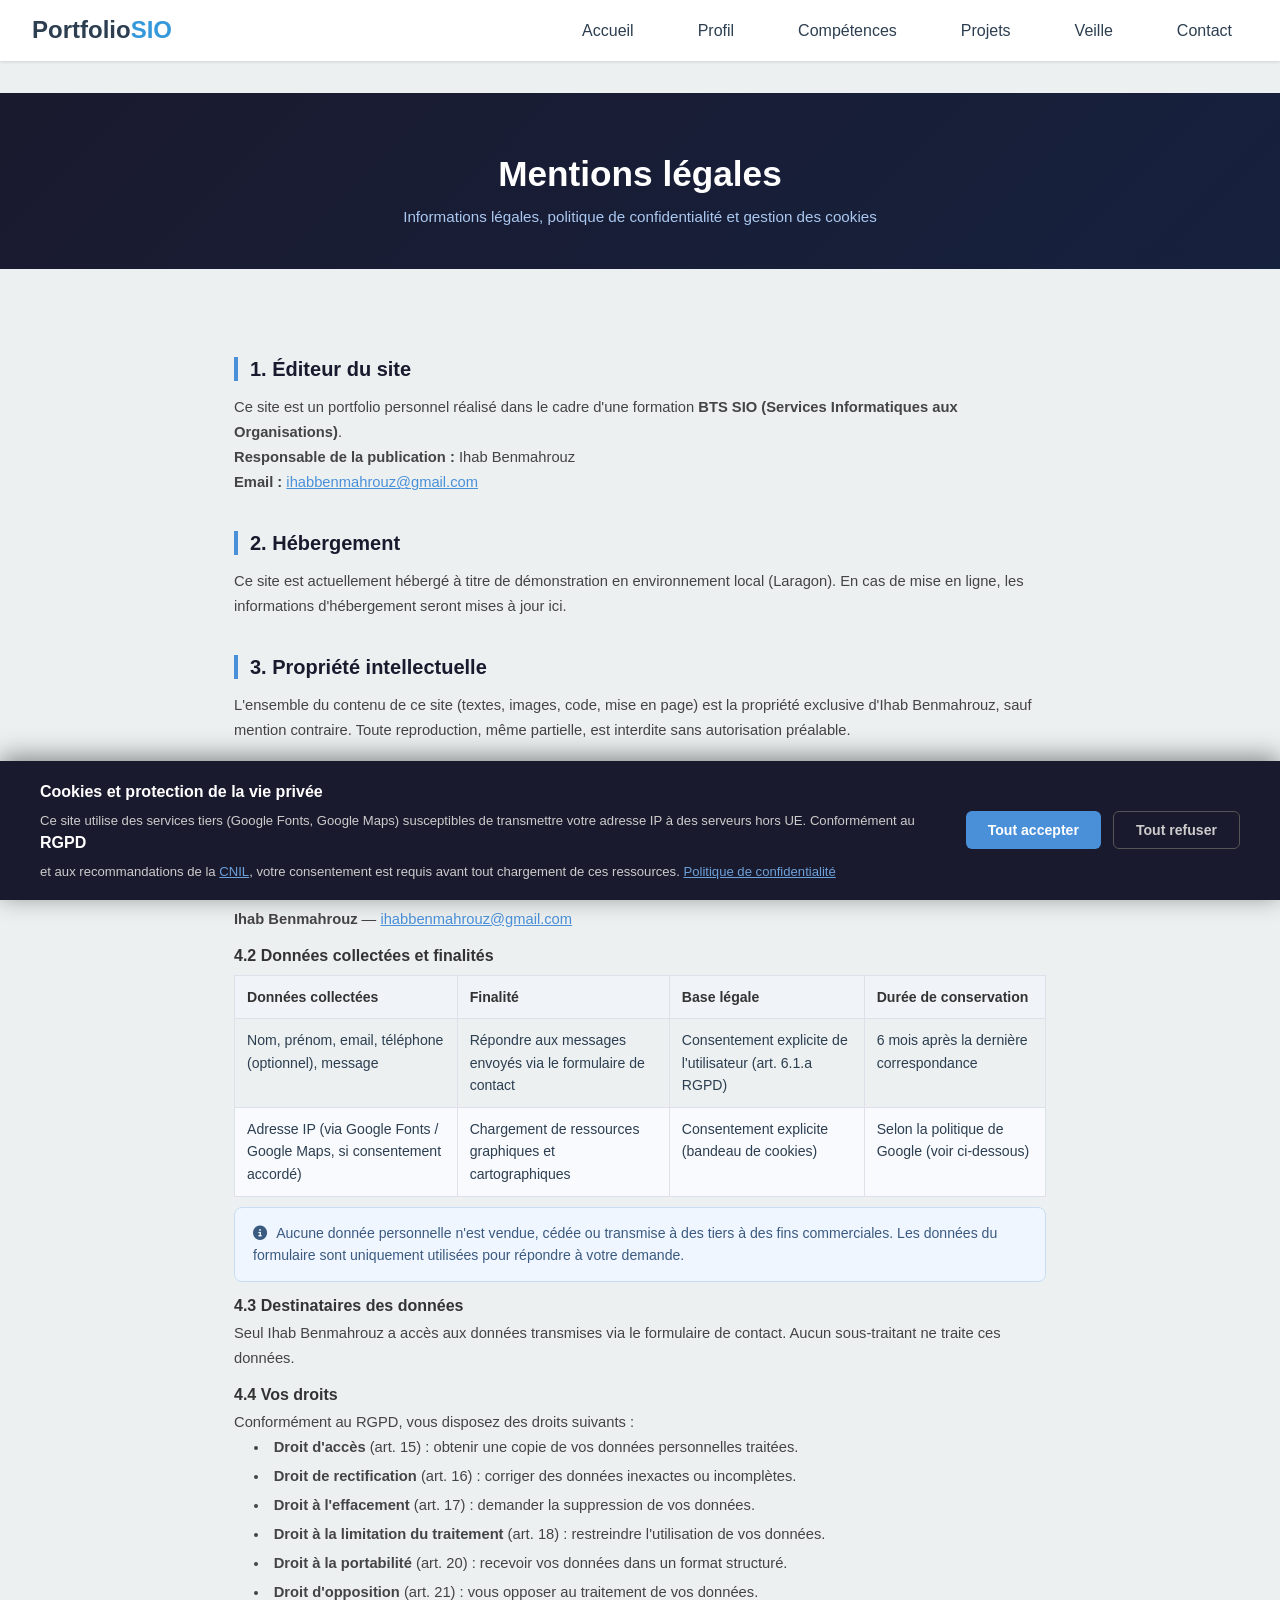
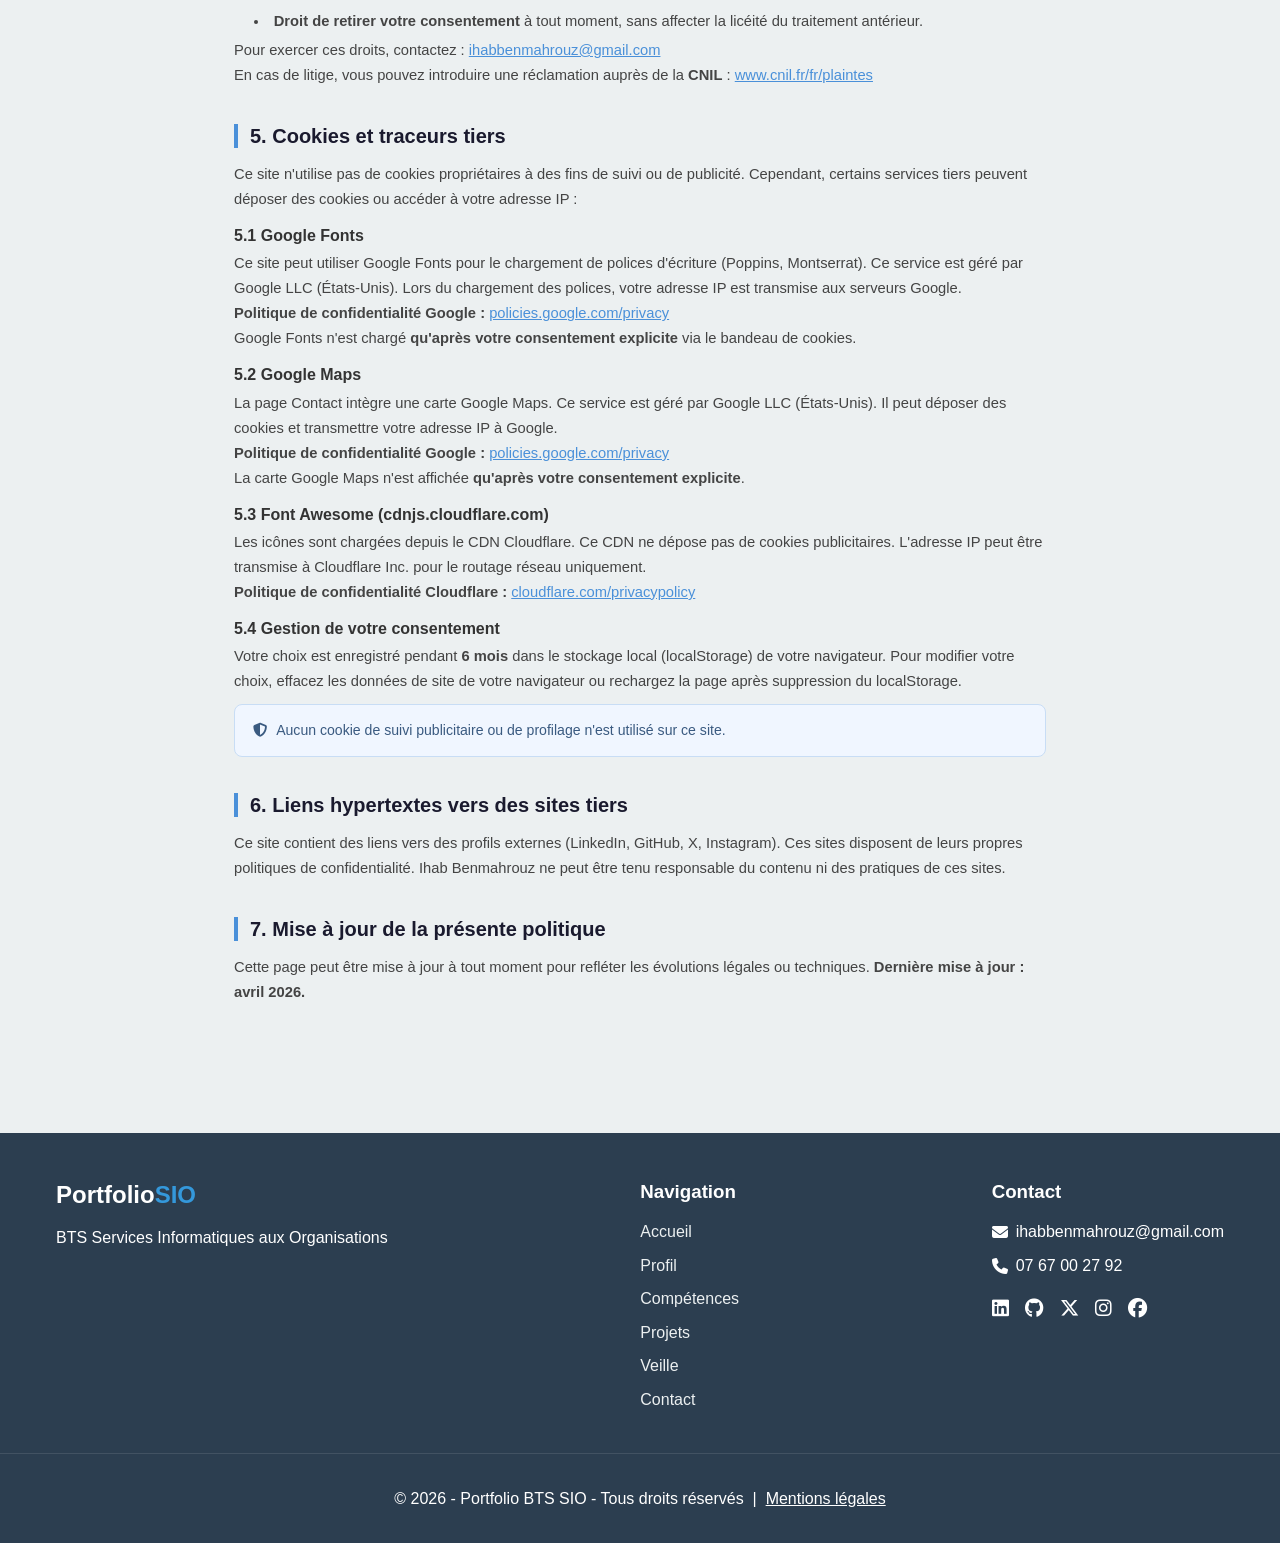
<file: mentions-legales.html>
<!DOCTYPE html>
<html lang="fr">
<head>
    <meta charset="UTF-8">
    <meta name="viewport" content="width=device-width, initial-scale=1.0">
    <meta name="description" content="Mentions légales et politique de confidentialité du portfolio d'Ihab Benmahrouz (BTS SIO option SLAM).">
    <link rel="icon" type="image/svg+xml" href="images/favicon.svg">
    <title>Portfolio BTS SIO - Mentions légales</title>
    <!-- Open Graph / partage sur les réseaux sociaux -->
    <meta property="og:type" content="website">
    <meta property="og:locale" content="fr_FR">
    <meta property="og:site_name" content="Portfolio BTS SIO — Ihab Benmahrouz">
    <meta property="og:title" content="Portfolio BTS SIO - Mentions légales">
    <meta property="og:description" content="Mentions légales et politique de confidentialité du portfolio d'Ihab Benmahrouz (BTS SIO option SLAM).">
    <meta property="og:image" content="images/profile-placeholder.png">
    <meta name="twitter:card" content="summary">
    <link rel="stylesheet" href="css/style.css">
    <link rel="stylesheet" href="css/rgpd.css">
    <!-- Font Awesome (hébergé sur cdnjs.cloudflare.com — CDN statique sans traceur publicitaire) -->
    <link rel="stylesheet" href="https://cdnjs.cloudflare.com/ajax/libs/font-awesome/6.7.2/css/all.min.css">
    <style>
        /* Styles spécifiques à la page mentions légales */
        .mentions-container {
            max-width: 860px;
            margin: 0 auto;
            padding: 40px 24px 60px;
        }
        .mentions-container h1 {
            font-size: 2rem;
            margin-bottom: 8px;
        }
        .mentions-container .subtitle {
            color: #777;
            font-size: 0.9rem;
            margin-bottom: 40px;
        }
        .mentions-section {
            margin-bottom: 36px;
        }
        .mentions-section h2 {
            font-size: 1.25rem;
            border-left: 4px solid #4a90d9;
            padding-left: 12px;
            margin-bottom: 14px;
            color: #1a1a2e;
        }
        .mentions-section h3 {
            font-size: 1rem;
            margin: 14px 0 6px;
            color: #333;
        }
        .mentions-section p,
        .mentions-section li {
            font-size: 0.92rem;
            line-height: 1.7;
            color: #444;
        }
        .mentions-section ul {
            padding-left: 20px;
        }
        .mentions-section ul li {
            margin-bottom: 4px;
        }
        .mentions-section a {
            color: #4a90d9;
            text-decoration: underline;
        }
        .mentions-section a:hover {
            color: #2a70b9;
        }
        .info-box {
            background: #f0f6ff;
            border: 1px solid #c8ddf5;
            border-radius: 8px;
            padding: 14px 18px;
            font-size: 0.88rem;
            color: #3a5a80;
            margin-top: 10px;
        }
        .info-box i {
            margin-right: 6px;
        }
        table.droits-table {
            width: 100%;
            border-collapse: collapse;
            font-size: 0.88rem;
            margin-top: 10px;
        }
        table.droits-table th,
        table.droits-table td {
            border: 1px solid #dce1ea;
            padding: 10px 12px;
            text-align: left;
            vertical-align: top;
        }
        table.droits-table th {
            background: #f0f4f9;
            font-weight: 600;
            color: #333;
        }
        table.droits-table tr:nth-child(even) {
            background: #f8fafd;
        }
        .page-header {
            background: linear-gradient(135deg, #1a1a2e 0%, #16213e 100%);
            color: #fff;
            padding: 60px 24px 40px;
            text-align: center;
        }
        .page-header h1 {
            font-size: 2.2rem;
            margin-bottom: 10px;
        }
        .page-header p {
            color: #aac8f0;
            font-size: 0.95rem;
        }
    </style>
</head>
<body>
    <!-- En-tête avec barre de navigation -->
    <header>
        <div class="logo">
            <h1>Portfolio<span>SIO</span></h1>
        </div>
        <nav>
            <input type="checkbox" id="menu-toggle">
            <label for="menu-toggle" class="menu-icon">
                <i class="fas fa-bars"></i>
            </label>
            <ul class="menu">
                <li><a href="index.html">Accueil</a></li>
                <li><a href="profil.html">Profil</a></li>
                <li><a href="competences.html">Compétences</a></li>
                <li><a href="projets.html">Projets</a></li>
                <li><a href="veille.html">Veille</a></li>
                <li><a href="contact.html">Contact</a></li>
            </ul>
        </nav>
    </header>

    <main>
        <section class="page-header">
            <h1>Mentions légales</h1>
            <p>Informations légales, politique de confidentialité et gestion des cookies</p>
        </section>

        <div class="mentions-container">

            <!-- 1. Éditeur du site -->
            <div class="mentions-section">
                <h2>1. Éditeur du site</h2>
                <p>Ce site est un portfolio personnel réalisé dans le cadre d'une formation <strong>BTS SIO (Services Informatiques aux Organisations)</strong>.</p>
                <p><strong>Responsable de la publication :</strong> Ihab Benmahrouz<br>
                <strong>Email :</strong> <a href="mailto:ihabbenmahrouz@gmail.com">ihabbenmahrouz@gmail.com</a></p>
            </div>

            <!-- 2. Hébergement -->
            <div class="mentions-section">
                <h2>2. Hébergement</h2>
                <p>Ce site est actuellement hébergé à titre de démonstration en environnement local (Laragon). En cas de mise en ligne, les informations d'hébergement seront mises à jour ici.</p>
            </div>

            <!-- 3. Propriété intellectuelle -->
            <div class="mentions-section">
                <h2>3. Propriété intellectuelle</h2>
                <p>L'ensemble du contenu de ce site (textes, images, code, mise en page) est la propriété exclusive d'Ihab Benmahrouz, sauf mention contraire. Toute reproduction, même partielle, est interdite sans autorisation préalable.</p>
            </div>

            <!-- 4. Données personnelles -->
            <div class="mentions-section">
                <h2>4. Protection des données personnelles (RGPD)</h2>
                <p>Conformément au <strong>Règlement Général sur la Protection des Données (RGPD) – UE 2016/679</strong> et à la <strong>loi Informatique et Libertés (modifiée)</strong>, vous disposez de droits sur vos données personnelles.</p>

                <h3>4.1 Responsable du traitement</h3>
                <p><strong>Ihab Benmahrouz</strong> — <a href="mailto:ihabbenmahrouz@gmail.com">ihabbenmahrouz@gmail.com</a></p>

                <h3>4.2 Données collectées et finalités</h3>
                <table class="droits-table">
                    <thead>
                        <tr>
                            <th>Données collectées</th>
                            <th>Finalité</th>
                            <th>Base légale</th>
                            <th>Durée de conservation</th>
                        </tr>
                    </thead>
                    <tbody>
                        <tr>
                            <td>Nom, prénom, email, téléphone (optionnel), message</td>
                            <td>Répondre aux messages envoyés via le formulaire de contact</td>
                            <td>Consentement explicite de l'utilisateur (art. 6.1.a RGPD)</td>
                            <td>6 mois après la dernière correspondance</td>
                        </tr>
                        <tr>
                            <td>Adresse IP (via Google Fonts / Google Maps, si consentement accordé)</td>
                            <td>Chargement de ressources graphiques et cartographiques</td>
                            <td>Consentement explicite (bandeau de cookies)</td>
                            <td>Selon la politique de Google (voir ci-dessous)</td>
                        </tr>
                    </tbody>
                </table>
                <div class="info-box">
                    <i class="fas fa-info-circle"></i>
                    Aucune donnée personnelle n'est vendue, cédée ou transmise à des tiers à des fins commerciales. Les données du formulaire sont uniquement utilisées pour répondre à votre demande.
                </div>

                <h3>4.3 Destinataires des données</h3>
                <p>Seul Ihab Benmahrouz a accès aux données transmises via le formulaire de contact. Aucun sous-traitant ne traite ces données.</p>

                <h3>4.4 Vos droits</h3>
                <p>Conformément au RGPD, vous disposez des droits suivants :</p>
                <ul>
                    <li><strong>Droit d'accès</strong> (art. 15) : obtenir une copie de vos données personnelles traitées.</li>
                    <li><strong>Droit de rectification</strong> (art. 16) : corriger des données inexactes ou incomplètes.</li>
                    <li><strong>Droit à l'effacement</strong> (art. 17) : demander la suppression de vos données.</li>
                    <li><strong>Droit à la limitation du traitement</strong> (art. 18) : restreindre l'utilisation de vos données.</li>
                    <li><strong>Droit à la portabilité</strong> (art. 20) : recevoir vos données dans un format structuré.</li>
                    <li><strong>Droit d'opposition</strong> (art. 21) : vous opposer au traitement de vos données.</li>
                    <li><strong>Droit de retirer votre consentement</strong> à tout moment, sans affecter la licéité du traitement antérieur.</li>
                </ul>
                <p>Pour exercer ces droits, contactez : <a href="mailto:ihabbenmahrouz@gmail.com">ihabbenmahrouz@gmail.com</a></p>
                <p>En cas de litige, vous pouvez introduire une réclamation auprès de la <strong>CNIL</strong> : <a href="https://www.cnil.fr/fr/plaintes" target="_blank" rel="noopener noreferrer">www.cnil.fr/fr/plaintes</a></p>
            </div>

            <!-- 5. Cookies et traceurs -->
            <div class="mentions-section">
                <h2>5. Cookies et traceurs tiers</h2>
                <p>Ce site n'utilise pas de cookies propriétaires à des fins de suivi ou de publicité. Cependant, certains services tiers peuvent déposer des cookies ou accéder à votre adresse IP :</p>

                <h3>5.1 Google Fonts</h3>
                <p>Ce site peut utiliser Google Fonts pour le chargement de polices d'écriture (Poppins, Montserrat). Ce service est géré par Google LLC (États-Unis). Lors du chargement des polices, votre adresse IP est transmise aux serveurs Google.<br>
                <strong>Politique de confidentialité Google :</strong> <a href="https://policies.google.com/privacy" target="_blank" rel="noopener noreferrer">policies.google.com/privacy</a></p>
                <p>Google Fonts n'est chargé <strong>qu'après votre consentement explicite</strong> via le bandeau de cookies.</p>

                <h3>5.2 Google Maps</h3>
                <p>La page Contact intègre une carte Google Maps. Ce service est géré par Google LLC (États-Unis). Il peut déposer des cookies et transmettre votre adresse IP à Google.<br>
                <strong>Politique de confidentialité Google :</strong> <a href="https://policies.google.com/privacy" target="_blank" rel="noopener noreferrer">policies.google.com/privacy</a></p>
                <p>La carte Google Maps n'est affichée <strong>qu'après votre consentement explicite</strong>.</p>

                <h3>5.3 Font Awesome (cdnjs.cloudflare.com)</h3>
                <p>Les icônes sont chargées depuis le CDN Cloudflare. Ce CDN ne dépose pas de cookies publicitaires. L'adresse IP peut être transmise à Cloudflare Inc. pour le routage réseau uniquement.<br>
                <strong>Politique de confidentialité Cloudflare :</strong> <a href="https://www.cloudflare.com/privacypolicy/" target="_blank" rel="noopener noreferrer">cloudflare.com/privacypolicy</a></p>

                <h3>5.4 Gestion de votre consentement</h3>
                <p>Votre choix est enregistré pendant <strong>6 mois</strong> dans le stockage local (localStorage) de votre navigateur. Pour modifier votre choix, effacez les données de site de votre navigateur ou rechargez la page après suppression du localStorage.</p>

                <div class="info-box">
                    <i class="fas fa-shield-alt"></i>
                    Aucun cookie de suivi publicitaire ou de profilage n'est utilisé sur ce site.
                </div>
            </div>

            <!-- 6. Liens externes -->
            <div class="mentions-section">
                <h2>6. Liens hypertextes vers des sites tiers</h2>
                <p>Ce site contient des liens vers des profils externes (LinkedIn, GitHub, X, Instagram). Ces sites disposent de leurs propres politiques de confidentialité. Ihab Benmahrouz ne peut être tenu responsable du contenu ni des pratiques de ces sites.</p>
            </div>

            <!-- 7. Mise à jour -->
            <div class="mentions-section">
                <h2>7. Mise à jour de la présente politique</h2>
                <p>Cette page peut être mise à jour à tout moment pour refléter les évolutions légales ou techniques. <strong>Dernière mise à jour : avril 2026.</strong></p>
            </div>

        </div>
    </main>

    <!-- Pied de page -->
    <footer>
        <div class="footer-content">
            <div class="footer-logo">
                <h2>Portfolio<span>SIO</span></h2>
                <p>BTS Services Informatiques aux Organisations</p>
            </div>
            <div class="footer-links">
                <h3>Navigation</h3>
                <ul>
                    <li><a href="index.html">Accueil</a></li>
                    <li><a href="profil.html">Profil</a></li>
                    <li><a href="competences.html">Compétences</a></li>
                    <li><a href="projets.html">Projets</a></li>
                    <li><a href="veille.html">Veille</a></li>
                    <li><a href="contact.html">Contact</a></li>
                </ul>
            </div>
            <div class="footer-contact">
                <h3>Contact</h3>
                <p><i class="fas fa-envelope"></i>ihabbenmahrouz@gmail.com</p>
                <p><i class="fas fa-phone"></i>07 67 00 27 92</p>
                <div class="social-icons">
                    <a href="https://www.linkedin.com/in/ihab-benmahrouz-27a991337/" target="_blank" rel="noopener noreferrer" aria-label="LinkedIn"><i class="fab fa-linkedin"></i></a>
                    <a href="https://github.com/IhabBenmahrouz" target="_blank" rel="noopener noreferrer" aria-label="GitHub"><i class="fab fa-github"></i></a>
                    <a href="https://x.com/IhaBenmahrouz17" target="_blank" rel="noopener noreferrer" aria-label="X (Twitter)"><i class="fab fa-x-twitter"></i></a>
                    <a href="https://www.instagram.com/ihabbenmahrouz/" target="_blank" rel="noopener noreferrer" aria-label="Instagram"><i class="fab fa-instagram"></i></a>
                    <a href="https://www.facebook.com/profile.php?id=61589297452883" target="_blank" rel="noopener noreferrer" aria-label="Facebook"><i class="fab fa-facebook"></i></a>
                </div>
            </div>
        </div>
        <div class="footer-bottom">
            <p>&copy; 2026 - Portfolio BTS SIO - Tous droits réservés &nbsp;|&nbsp; <a href="mentions-legales.html" style="color:inherit;text-decoration:underline;">Mentions légales</a></p>
        </div>
    </footer>

    <script src="js/script.js"></script>
    <script src="js/rgpd.js"></script>
</body>
</html>
</file>
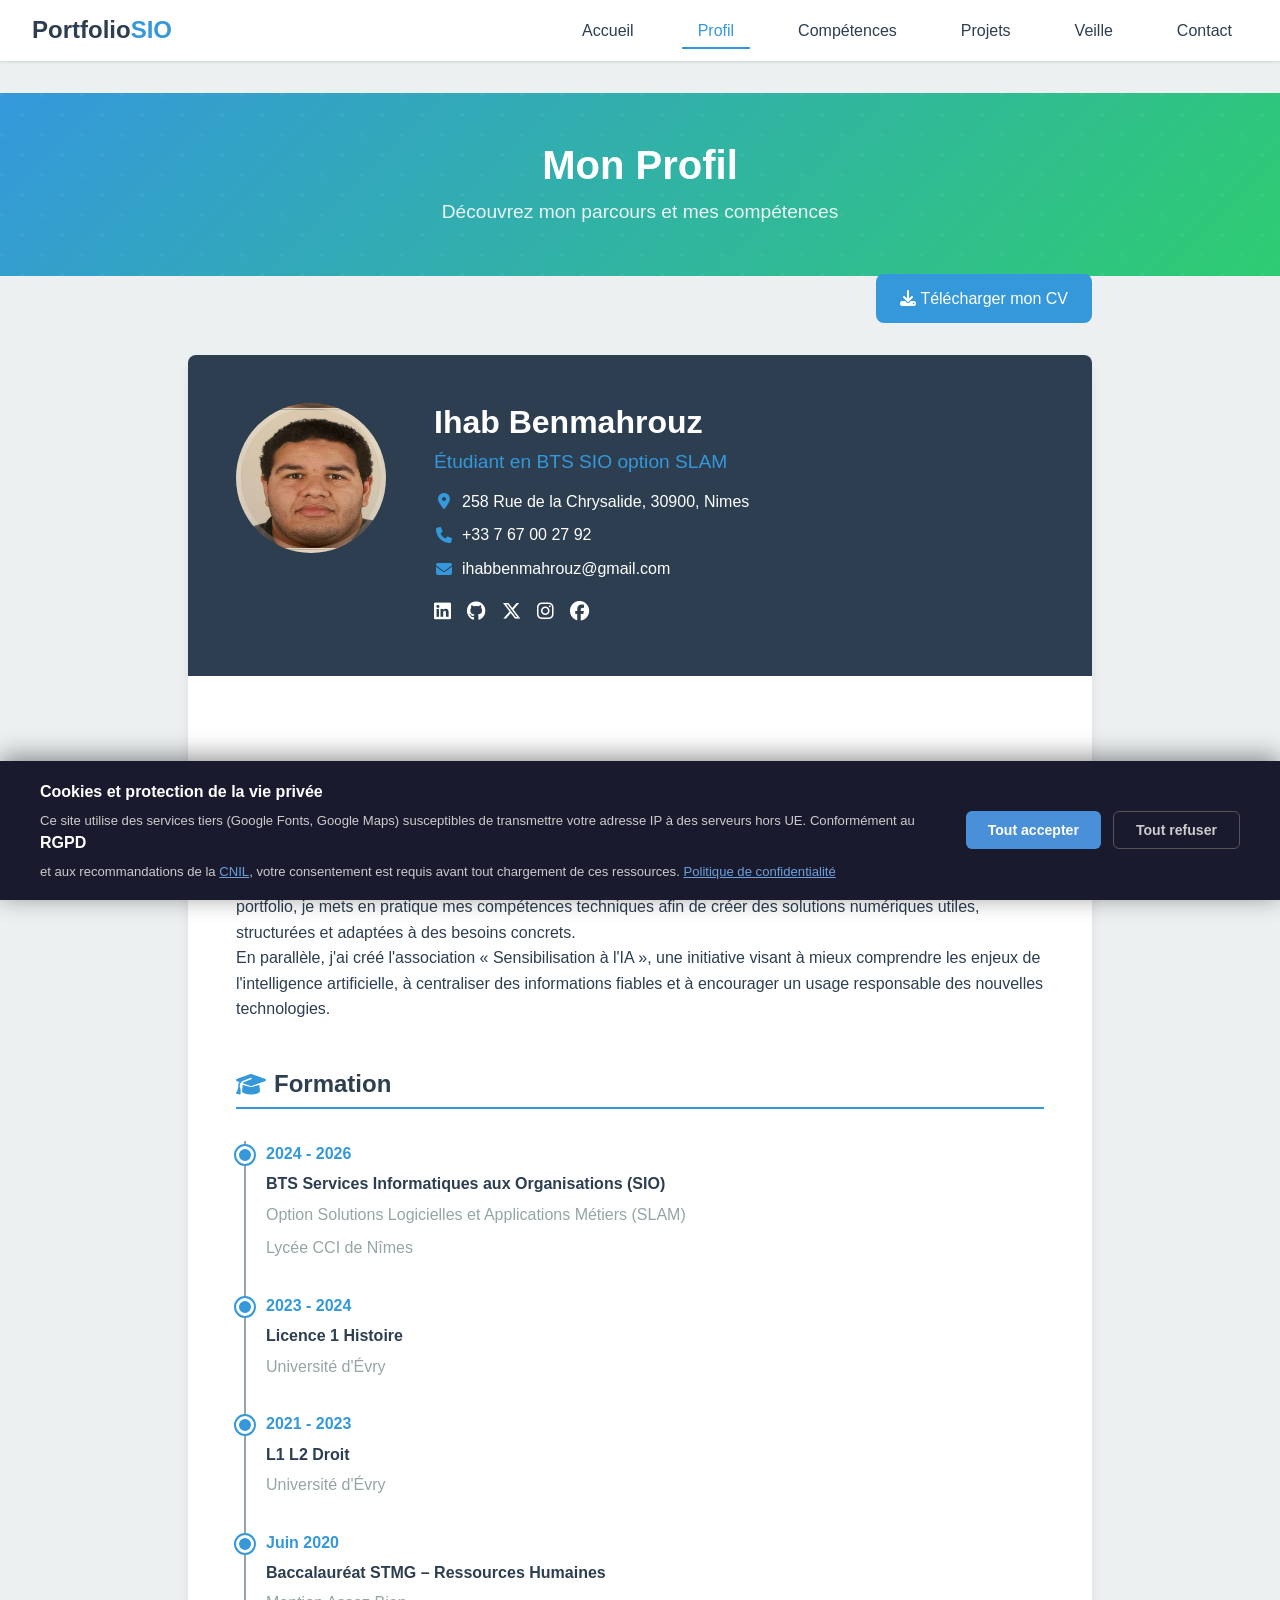
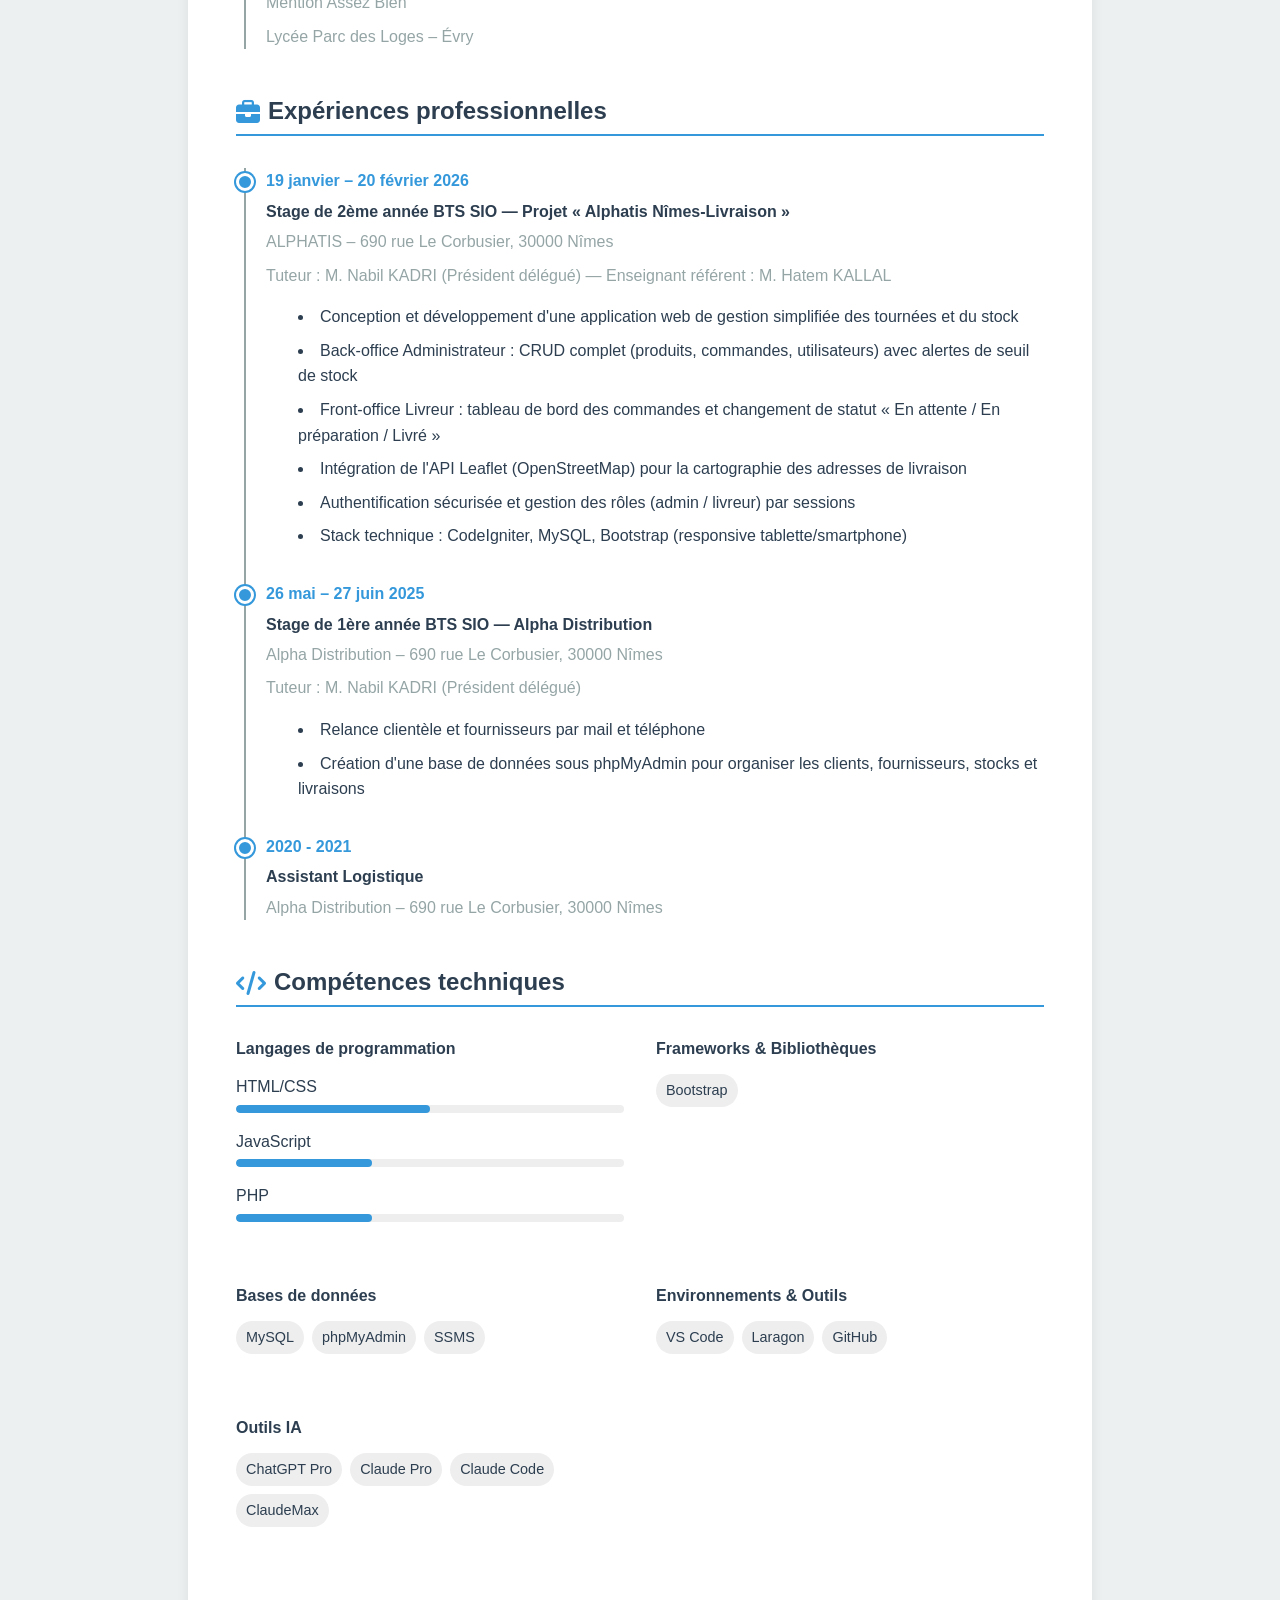
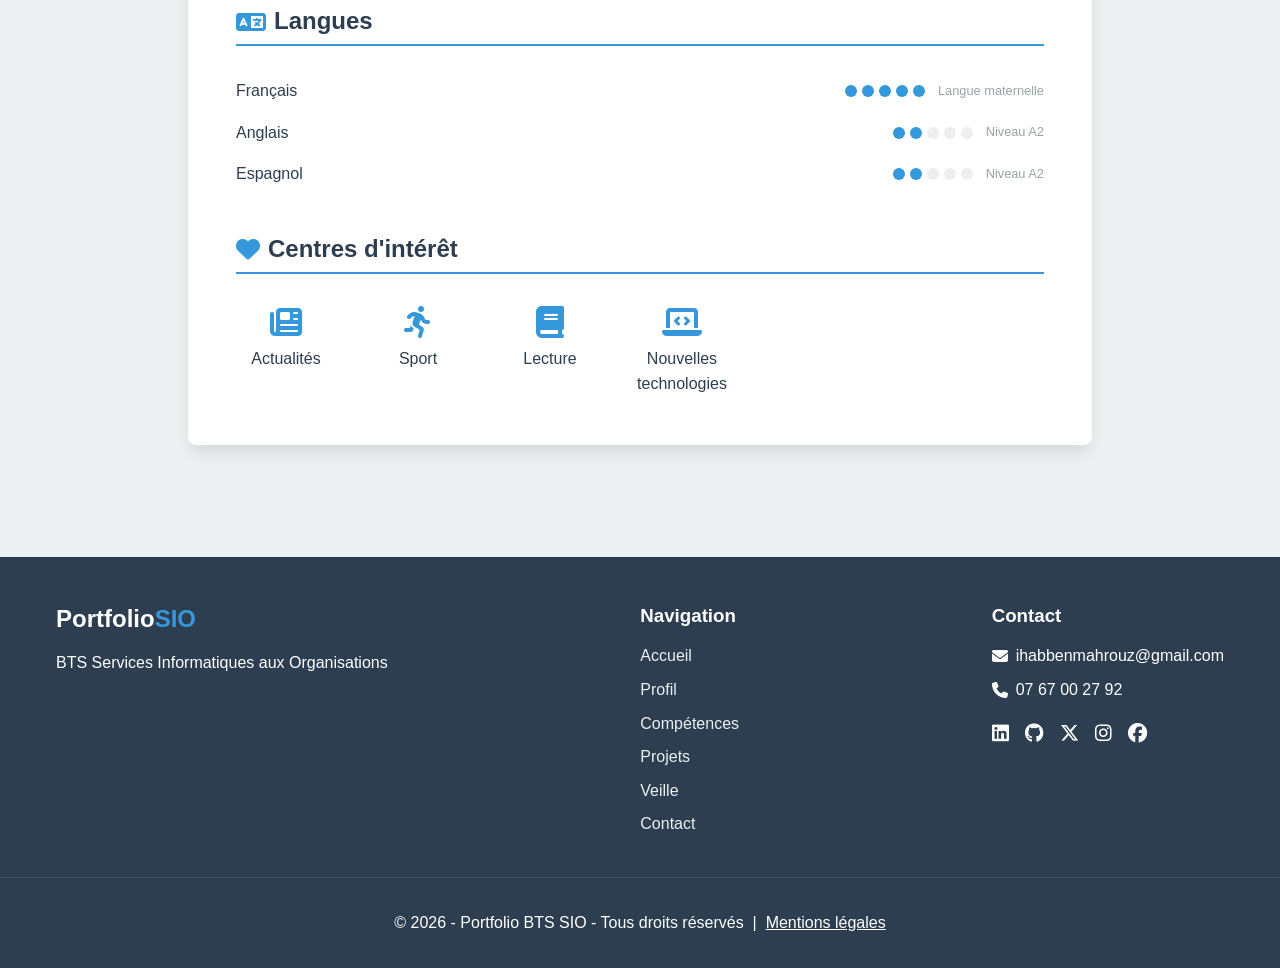
<file: profil.html>
<!DOCTYPE html>
<html lang="fr">
<head>
    <meta charset="UTF-8">
    <meta name="viewport" content="width=device-width, initial-scale=1.0">
    <meta name="description" content="Parcours, formation, expériences et compétences techniques d'Ihab Benmahrouz, étudiant en BTS SIO option SLAM. CV téléchargeable.">
    <link rel="icon" type="image/svg+xml" href="images/favicon.svg">
    <title>Portfolio BTS SIO - Profil</title>
    <!-- Open Graph / partage sur les réseaux sociaux -->
    <meta property="og:type" content="website">
    <meta property="og:locale" content="fr_FR">
    <meta property="og:site_name" content="Portfolio BTS SIO — Ihab Benmahrouz">
    <meta property="og:title" content="Portfolio BTS SIO - Profil">
    <meta property="og:description" content="Parcours, formation, expériences et compétences techniques d'Ihab Benmahrouz, étudiant en BTS SIO option SLAM. CV téléchargeable.">
    <meta property="og:image" content="images/profile-placeholder.png">
    <meta name="twitter:card" content="summary">
    <link rel="stylesheet" href="css/style.css">
    <link rel="stylesheet" href="css/profil.css">
    <!-- Font Awesome pour les icônes -->
    <link rel="stylesheet" href="https://cdnjs.cloudflare.com/ajax/libs/font-awesome/6.7.2/css/all.min.css">
    <link rel="stylesheet" href="css/rgpd.css">
</head>
<body>
    <!-- En-tête avec barre de navigation -->
    <header>
        <div class="logo">
            <h1>Portfolio<span>SIO</span></h1>
        </div>
        <nav>
            <input type="checkbox" id="menu-toggle">
            <label for="menu-toggle" class="menu-icon">
                <i class="fas fa-bars"></i>
            </label>
            <ul class="menu">
                <li><a href="index.html">Accueil</a></li>
                <li><a href="profil.html" class="active">Profil</a></li>
                <li><a href="competences.html">Compétences</a></li>
                <li><a href="projets.html">Projets</a></li>
                <li><a href="veille.html">Veille</a></li>
                <li><a href="contact.html">Contact</a></li>
            </ul>
        </nav>
    </header>

    <!-- Section principale -->
    <main>
        <section class="page-header">
            <div class="container">
                <h1>Mon Profil</h1>
                <p>Découvrez mon parcours et mes compétences</p>
            </div>
        </section>

        <section class="cv-container">
            <div class="container">
                <div class="cv-download">
                    <a href="documents/CV.pdf" target="_blank" class="btn primary">
                        <i class="fas fa-download"></i> Télécharger mon CV
                    </a>
                </div>

                <div class="cv-content">
                    <!-- Informations personnelles -->
                    <div class="cv-section cv-header">
                        <div class="cv-photo">
                            <!-- Sera stylisé avec le CSS -->
                        </div>
                        <div class="cv-identity">
                            <h2>Ihab Benmahrouz</h2>
                            <h3>Étudiant en BTS SIO option SLAM</h3>
                            <ul class="cv-contact-info">
                                <li><i class="fas fa-map-marker-alt"></i>258 Rue de la Chrysalide, 30900, Nimes</li>
                                <li><i class="fas fa-phone"></i> +33 7 67 00 27 92</li>
                                <li><i class="fas fa-envelope"></i> ihabbenmahrouz@gmail.com</li>
                            </ul>
                            <div class="cv-social">
                                <a href="https://www.linkedin.com/in/ihab-benmahrouz-27a991337/" target="_blank" aria-label="LinkedIn"><i class="fab fa-linkedin"></i></a>
                                <a href="https://github.com/IhabBenmahrouz" target="_blank" aria-label="GitHub"><i class="fab fa-github"></i></a>
                                <a href="https://x.com/IhaBenmahrouz17" target="_blank" aria-label="X (Twitter)"><i class="fab fa-x-twitter"></i></a>
                                <a href="https://www.instagram.com/ihabbenmahrouz/" target="_blank" aria-label="Instagram"><i class="fab fa-instagram"></i></a>
                                <a href="https://www.facebook.com/profile.php?id=61589297452883" target="_blank" aria-label="Facebook"><i class="fab fa-facebook"></i></a>
                            </div>
                        </div>
                    </div>

                    <div class="cv-body">
                        <!-- Profil -->
                        <div class="cv-section">
                            <h3 class="cv-section-title"><i class="fas fa-user"></i> Profil</h3>
                            <p>Actuellement étudiant en BTS SIO option SLAM, je développe progressivement un profil orienté vers le développement web et le développement d'applications. À travers mes projets scolaires, personnels et mon portfolio, je mets en pratique mes compétences techniques afin de créer des solutions numériques utiles, structurées et adaptées à des besoins concrets.</p>
                            <p>En parallèle, j'ai créé l'association « Sensibilisation à l'IA », une initiative visant à mieux comprendre les enjeux de l'intelligence artificielle, à centraliser des informations fiables et à encourager un usage responsable des nouvelles technologies.</p>
                        </div>

                        <!-- Formation -->
                        <div class="cv-section">
                            <h3 class="cv-section-title"><i class="fas fa-graduation-cap"></i> Formation</h3>
                            <div class="cv-timeline">
                                <div class="cv-timeline-item">
                                    <div class="cv-timeline-dot"></div>
                                    <div class="cv-timeline-date">2024 - 2026</div>
                                    <div class="cv-timeline-content">
                                        <h4>BTS Services Informatiques aux Organisations (SIO)</h4>
                                        <p>Option Solutions Logicielles et Applications Métiers (SLAM)</p>
                                        <p>Lycée CCI de Nîmes</p>
                                    </div>
                                </div>
                                <div class="cv-timeline-item">
                                    <div class="cv-timeline-dot"></div>
                                    <div class="cv-timeline-date">2023 - 2024</div>
                                    <div class="cv-timeline-content">
                                        <h4>Licence 1 Histoire</h4>
                                        <p>Université d'Évry</p>
                                    </div>
                                </div>
                                <div class="cv-timeline-item">
                                    <div class="cv-timeline-dot"></div>
                                    <div class="cv-timeline-date">2021 - 2023</div>
                                    <div class="cv-timeline-content">
                                        <h4>L1 L2 Droit</h4>
                                        <p>Université d'Évry</p>
                                    </div>
                                </div>
                                <div class="cv-timeline-item">
                                    <div class="cv-timeline-dot"></div>
                                    <div class="cv-timeline-date">Juin 2020</div>
                                    <div class="cv-timeline-content">
                                        <h4>Baccalauréat STMG – Ressources Humaines</h4>
                                        <p>Mention Assez Bien</p>
                                        <p>Lycée Parc des Loges – Évry</p>
                                    </div>
                                </div>
                            </div>
                        </div>

                        <!-- Expériences professionnelles -->
                        <div class="cv-section">
                            <h3 class="cv-section-title"><i class="fas fa-briefcase"></i> Expériences professionnelles</h3>
                            <div class="cv-timeline">
                                <div class="cv-timeline-item">
                                    <div class="cv-timeline-dot"></div>
                                    <div class="cv-timeline-date">19 janvier – 20 février 2026</div>
                                    <div class="cv-timeline-content">
                                        <h4>Stage de 2ème année BTS SIO — Projet « Alphatis Nîmes-Livraison »</h4>
                                        <p>ALPHATIS – 690 rue Le Corbusier, 30000 Nîmes</p>
                                        <p>Tuteur : M. Nabil KADRI (Président délégué) — Enseignant référent : M. Hatem KALLAL</p>
                                        <ul>
                                            <li>Conception et développement d'une application web de gestion simplifiée des tournées et du stock</li>
                                            <li>Back-office Administrateur : CRUD complet (produits, commandes, utilisateurs) avec alertes de seuil de stock</li>
                                            <li>Front-office Livreur : tableau de bord des commandes et changement de statut « En attente / En préparation / Livré »</li>
                                            <li>Intégration de l'API Leaflet (OpenStreetMap) pour la cartographie des adresses de livraison</li>
                                            <li>Authentification sécurisée et gestion des rôles (admin / livreur) par sessions</li>
                                            <li>Stack technique : CodeIgniter, MySQL, Bootstrap (responsive tablette/smartphone)</li>
                                        </ul>
                                    </div>
                                </div>
                                <div class="cv-timeline-item">
                                    <div class="cv-timeline-dot"></div>
                                    <div class="cv-timeline-date">26 mai – 27 juin 2025</div>
                                    <div class="cv-timeline-content">
                                        <h4>Stage de 1ère année BTS SIO — Alpha Distribution</h4>
                                        <p>Alpha Distribution – 690 rue Le Corbusier, 30000 Nîmes</p>
                                        <p>Tuteur : M. Nabil KADRI (Président délégué)</p>
                                        <ul>
                                            <li>Relance clientèle et fournisseurs par mail et téléphone</li>
                                            <li>Création d'une base de données sous phpMyAdmin pour organiser les clients, fournisseurs, stocks et livraisons</li>
                                        </ul>
                                    </div>
                                </div>
                                <div class="cv-timeline-item">
                                    <div class="cv-timeline-dot"></div>
                                    <div class="cv-timeline-date">2020 - 2021</div>
                                    <div class="cv-timeline-content">
                                        <h4>Assistant Logistique</h4>
                                        <p>Alpha Distribution – 690 rue Le Corbusier, 30000 Nîmes</p>
                                    </div>
                                </div>
                            </div>
                        </div>

                        <!-- Compétences techniques -->
                        <div class="cv-section">
                            <h3 class="cv-section-title"><i class="fas fa-code"></i> Compétences techniques</h3>
                            <div class="cv-skills">
                                <div class="skill-category">
                                    <h4>Langages de programmation</h4>
                                    <div class="skill-bars">
                                        <div class="skill-item">
                                            <span class="skill-name">HTML/CSS</span>
                                            <div class="skill-bar">
                                                <div class="skill-level" style="width: 50%"></div>
                                            </div>
                                        </div>
                                        <div class="skill-item">
                                            <span class="skill-name">JavaScript</span>
                                            <div class="skill-bar">
                                                <div class="skill-level" style="width: 35%"></div>
                                            </div>
                                        </div>
                                        <div class="skill-item">
                                            <span class="skill-name">PHP</span>
                                            <div class="skill-bar">
                                                <div class="skill-level" style="width: 35%"></div>
                                            </div>
                                        </div>
                                    </div>
                                </div>
                                <div class="skill-category">
                                    <h4>Frameworks & Bibliothèques</h4>
                                    <div class="skill-tags">
                                        <span class="skill-tag">Bootstrap</span>
                                    </div>
                                </div>
                                <div class="skill-category">
                                    <h4>Bases de données</h4>
                                    <div class="skill-tags">
                                        <span class="skill-tag">MySQL</span>
                                        <span class="skill-tag">phpMyAdmin</span>
                                        <span class="skill-tag">SSMS</span>
                                    </div>
                                </div>
                                <div class="skill-category">
                                    <h4>Environnements & Outils</h4>
                                    <div class="skill-tags">
                                        <span class="skill-tag">VS Code</span>
                                        <span class="skill-tag">Laragon</span>
                                        <span class="skill-tag">GitHub</span>
                                    </div>
                                </div>
                                <div class="skill-category">
                                    <h4>Outils IA</h4>
                                    <div class="skill-tags">
                                        <span class="skill-tag">ChatGPT Pro</span>
                                        <span class="skill-tag">Claude Pro</span>
                                        <span class="skill-tag">Claude Code</span>
                                        <span class="skill-tag">ClaudeMax</span>
                                    </div>
                                </div>
                            </div>
                        </div>

                        <!-- Langues -->
                        <div class="cv-section">
                            <h3 class="cv-section-title"><i class="fas fa-language"></i> Langues</h3>
                            <div class="cv-languages">
                                <div class="language-item">
                                    <span class="language-name">Français</span>
                                    <div class="language-level">
                                        <span class="level-dot active"></span>
                                        <span class="level-dot active"></span>
                                        <span class="level-dot active"></span>
                                        <span class="level-dot active"></span>
                                        <span class="level-dot active"></span>
                                        <span class="level-label">Langue maternelle</span>
                                    </div>
                                </div>
                                <div class="language-item">
                                    <span class="language-name">Anglais</span>
                                    <div class="language-level">
                                        <span class="level-dot active"></span>
                                        <span class="level-dot active"></span>
                                        <span class="level-dot"></span>
                                        <span class="level-dot"></span>
                                        <span class="level-dot"></span>
                                        <span class="level-label">Niveau A2</span>
                                    </div>
                                </div>
                                <div class="language-item">
                                    <span class="language-name">Espagnol</span>
                                    <div class="language-level">
                                        <span class="level-dot active"></span>
                                        <span class="level-dot active"></span>
                                        <span class="level-dot"></span>
                                        <span class="level-dot"></span>
                                        <span class="level-dot"></span>
                                        <span class="level-label">Niveau A2</span>
                                    </div>
                                </div>
                            </div>
                        </div>

                        <!-- Centres d'intérêt -->
                        <div class="cv-section">
                            <h3 class="cv-section-title"><i class="fas fa-heart"></i> Centres d'intérêt</h3>
                            <div class="cv-interests">
                                <div class="interest-item">
                                    <i class="fas fa-newspaper"></i>
                                    <span>Actualités</span>
                                </div>
                                <div class="interest-item">
                                    <i class="fas fa-running"></i>
                                    <span>Sport</span>
                                </div>
                                <div class="interest-item">
                                    <i class="fas fa-book"></i>
                                    <span>Lecture</span>
                                </div>
                                <div class="interest-item">
                                    <i class="fas fa-laptop-code"></i>
                                    <span>Nouvelles technologies</span>
                                </div>
                            </div>
                        </div>
                    </div>
                </div>
            </div>
        </section>
    </main>

    <!-- Pied de page -->
    <footer>
        <div class="footer-content">
            <div class="footer-logo">
                <h2>Portfolio<span>SIO</span></h2>
                <p>BTS Services Informatiques aux Organisations</p>
            </div>
            <div class="footer-links">
                <h3>Navigation</h3>
                <ul>
                    <li><a href="index.html">Accueil</a></li>
                    <li><a href="profil.html">Profil</a></li>
                    <li><a href="competences.html">Compétences</a></li>
                    <li><a href="projets.html">Projets</a></li>
                    <li><a href="veille.html">Veille</a></li>
                    <li><a href="contact.html">Contact</a></li>
                </ul>
            </div>
            <div class="footer-contact">
                 <h3>Contact</h3>
                <p><i class="fas fa-envelope"></i>ihabbenmahrouz@gmail.com</p>
                <p><i class="fas fa-phone"></i>07 67 00 27 92</p>
                <div class="social-icons">
                    <a href="https://www.linkedin.com/in/ihab-benmahrouz-27a991337/" target="_blank" aria-label="LinkedIn"><i class="fab fa-linkedin"></i></a>
                    <a href="https://github.com/IhabBenmahrouz" target="_blank" aria-label="GitHub"><i class="fab fa-github"></i></a>
                    <a href="https://x.com/IhaBenmahrouz17" target="_blank" aria-label="X (Twitter)"><i class="fab fa-x-twitter"></i></a>
                    <a href="https://www.instagram.com/ihabbenmahrouz/" target="_blank" aria-label="Instagram"><i class="fab fa-instagram"></i></a>
                    <a href="https://www.facebook.com/profile.php?id=61589297452883" target="_blank" aria-label="Facebook"><i class="fab fa-facebook"></i></a>
                </div>
            </div>
        </div>
        <div class="footer-bottom">
            <p>&copy; 2026 - Portfolio BTS SIO - Tous droits réservés &nbsp;|&nbsp; <a href="mentions-legales.html" style="color:inherit;text-decoration:underline;">Mentions légales</a></p>
        </div>
    </footer>

    <script src="js/script.js"></script>
    <script src="js/rgpd.js"></script>
</body>
</html>
</file>
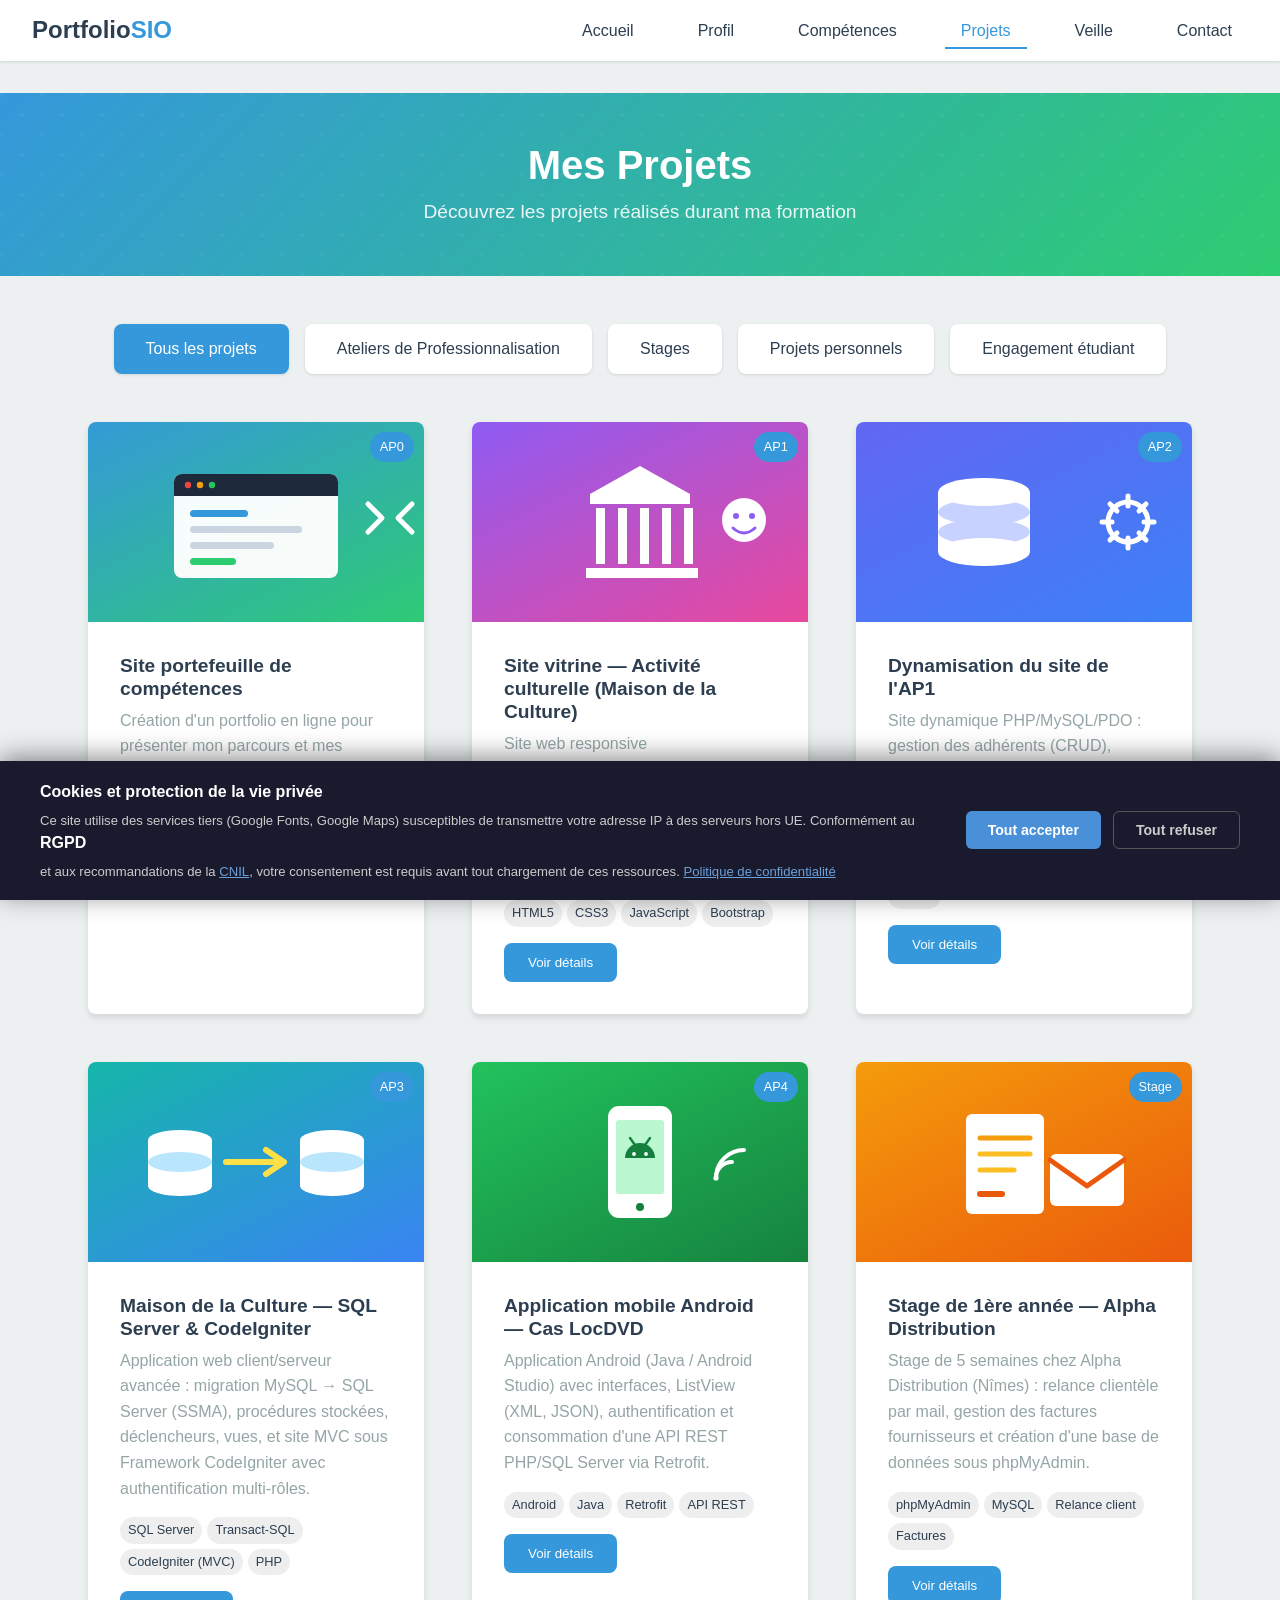
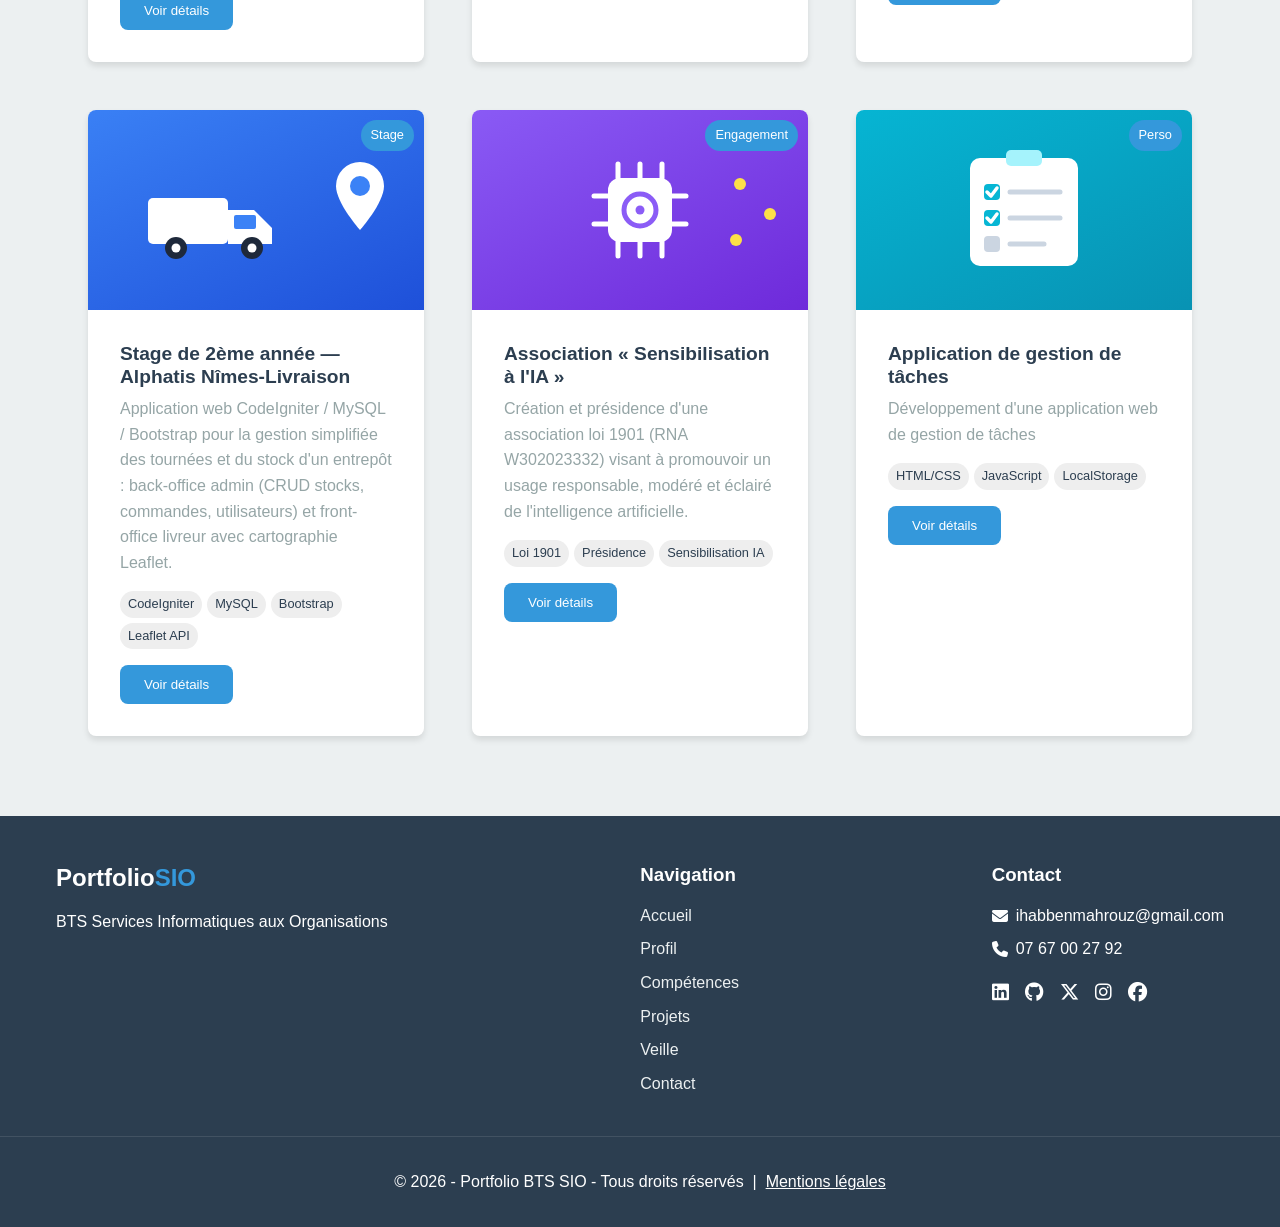
<file: projets.html>
<!DOCTYPE html>
<html lang="fr">
<head>
    <meta charset="UTF-8">
    <meta name="viewport" content="width=device-width, initial-scale=1.0">
    <meta name="description" content="Projets BTS SIO d'Ihab Benmahrouz : ateliers de professionnalisation (AP0 à AP4), stages, projets personnels et engagement étudiant.">
    <link rel="icon" type="image/svg+xml" href="images/favicon.svg">
    <title>Portfolio BTS SIO - Projets</title>
    <!-- Open Graph / partage sur les réseaux sociaux -->
    <meta property="og:type" content="website">
    <meta property="og:locale" content="fr_FR">
    <meta property="og:site_name" content="Portfolio BTS SIO — Ihab Benmahrouz">
    <meta property="og:title" content="Portfolio BTS SIO - Projets">
    <meta property="og:description" content="Projets BTS SIO d'Ihab Benmahrouz : ateliers de professionnalisation (AP0 à AP4), stages, projets personnels et engagement étudiant.">
    <meta property="og:image" content="images/profile-placeholder.png">
    <meta name="twitter:card" content="summary">
    <link rel="stylesheet" href="css/style.css">
    <link rel="stylesheet" href="css/projets.css?v=20260613-modal">
    <!-- Font Awesome pour les icônes -->
    <link rel="stylesheet" href="https://cdnjs.cloudflare.com/ajax/libs/font-awesome/6.7.2/css/all.min.css">
    <link rel="stylesheet" href="css/rgpd.css">
</head>
<body>
    <!-- En-tête avec barre de navigation -->
    <header>
        <div class="logo">
            <h1>Portfolio<span>SIO</span></h1>
        </div>
        <nav>
            <input type="checkbox" id="menu-toggle">
            <label for="menu-toggle" class="menu-icon">
                <i class="fas fa-bars"></i>
            </label>
            <ul class="menu">
                <li><a href="index.html">Accueil</a></li>
                <li><a href="profil.html">Profil</a></li>
                <li><a href="competences.html">Compétences</a></li>
                <li><a href="projets.html" class="active">Projets</a></li>
                <li><a href="veille.html">Veille</a></li>
                <li><a href="contact.html">Contact</a></li>
            </ul>
        </nav>
    </header>

    <!-- Section principale -->
    <main>
        <section class="page-header">
            <div class="container">
                <h1>Mes Projets</h1>
                <p>Découvrez les projets réalisés durant ma formation</p>
            </div>
        </section>

        <section class="projets-container">
            <div class="container">
                <div class="projets-tabs">
                    <button class="tab-btn active" data-category="all">Tous les projets</button>
                    <button class="tab-btn" data-category="ap">Ateliers de Professionnalisation</button>
                    <button class="tab-btn" data-category="stage">Stages</button>
                    <button class="tab-btn" data-category="perso">Projets personnels</button>
                    <button class="tab-btn" data-category="engagement">Engagement étudiant</button>
                </div>

                <div class="projets-grid" id="projets-grid">
                    <!-- AP0 - Portfolio -->
                    <div class="projet-card" data-category="ap" id="ap0">
                        <div class="projet-image">
                            <div class="projet-badge">AP0</div>
                            <svg class="projet-illus" viewBox="0 0 400 200" preserveAspectRatio="xMidYMid slice" xmlns="http://www.w3.org/2000/svg" role="img" aria-label="Portfolio web">
                                <defs><linearGradient id="pg0" x1="0" y1="0" x2="1" y2="1"><stop offset="0" stop-color="#3498db"/><stop offset="1" stop-color="#2ecc71"/></linearGradient></defs>
                                <rect width="400" height="200" fill="url(#pg0)"/>
                                <g class="a-float">
                                    <rect x="118" y="52" width="164" height="104" rx="8" fill="#ffffff" opacity="0.96"/>
                                    <rect x="118" y="66" width="164" height="8" fill="#1e293b"/>
                                    <rect x="118" y="52" width="164" height="22" rx="8" fill="#1e293b"/>
                                    <circle cx="132" cy="63" r="3.2" fill="#ef4444"/><circle cx="144" cy="63" r="3.2" fill="#f59e0b"/><circle cx="156" cy="63" r="3.2" fill="#22c55e"/>
                                    <rect x="134" y="88" width="58" height="7" rx="3.5" fill="#3498db"/>
                                    <rect x="134" y="104" width="112" height="7" rx="3.5" fill="#cbd5e1"/>
                                    <rect x="134" y="120" width="84" height="7" rx="3.5" fill="#cbd5e1"/>
                                    <rect x="134" y="136" width="46" height="7" rx="3.5" fill="#2ecc71"/>
                                </g>
                                <g class="a-pulse" stroke="#ffffff" stroke-width="5" fill="none" stroke-linecap="round" stroke-linejoin="round">
                                    <polyline points="312,82 326,96 312,110"/>
                                    <polyline points="356,82 342,96 356,110"/>
                                </g>
                            </svg>
                        </div>
                        <div class="projet-content">
                            <h3>Site portefeuille de compétences</h3>
                            <p>Création d'un portfolio en ligne pour présenter mon parcours et mes compétences</p>
                            <div class="projet-tags">
                                <span>HTML</span>
                                <span>CSS</span>
                                <span>Responsive</span>
                            </div>
                            <button class="btn primary voir-details" data-target="ap0-details">Voir détails</button>
                        </div>
                    </div>

                    <!-- AP1 - Site vitrine activité -->
                    <div class="projet-card" data-category="ap" id="ap1">
                        <div class="projet-image">
                            <div class="projet-badge">AP1</div>
                            <svg class="projet-illus" viewBox="0 0 400 200" preserveAspectRatio="xMidYMid slice" xmlns="http://www.w3.org/2000/svg" role="img" aria-label="Site culturel">
                                <defs><linearGradient id="pg1" x1="0" y1="0" x2="1" y2="1"><stop offset="0" stop-color="#8b5cf6"/><stop offset="1" stop-color="#ec4899"/></linearGradient></defs>
                                <rect width="400" height="200" fill="url(#pg1)"/>
                                <g class="a-float" fill="#ffffff">
                                    <polygon points="150,72 250,72 200,44"/>
                                    <rect x="150" y="72" width="100" height="10"/>
                                    <rect x="156" y="86" width="9" height="56"/>
                                    <rect x="178" y="86" width="9" height="56"/>
                                    <rect x="200" y="86" width="9" height="56"/>
                                    <rect x="222" y="86" width="9" height="56"/>
                                    <rect x="244" y="86" width="9" height="56"/>
                                    <rect x="146" y="146" width="112" height="10"/>
                                </g>
                                <g class="a-pulse">
                                    <circle cx="304" cy="98" r="22" fill="#ffffff"/>
                                    <circle cx="296" cy="94" r="3" fill="#8b5cf6"/><circle cx="312" cy="94" r="3" fill="#8b5cf6"/>
                                    <path d="M293,106 Q304,116 315,106" stroke="#8b5cf6" stroke-width="3" fill="none" stroke-linecap="round"/>
                                </g>
                            </svg>
                        </div>
                        <div class="projet-content">
                            <h3>Site vitrine — Activité culturelle (Maison de la Culture)</h3>
                            <p>Site web responsive HTML5/CSS3/JavaScript présentant une activité culturelle : présentation, calendrier, tarifs avec calculateur, GoogleMap, formulaire de contact et images réactives.</p>
                            <div class="projet-tags">
                                <span>HTML5</span>
                                <span>CSS3</span>
                                <span>JavaScript</span>
                                <span>Bootstrap</span>
                            </div>
                            <button class="btn primary voir-details" data-target="ap1-details">Voir détails</button>
                        </div>
                    </div>

                    <!-- AP2 - Site dynamique -->
                    <div class="projet-card" data-category="ap" id="ap2">
                        <div class="projet-image">
                            <div class="projet-badge">AP2</div>
                            <svg class="projet-illus" viewBox="0 0 400 200" preserveAspectRatio="xMidYMid slice" xmlns="http://www.w3.org/2000/svg" role="img" aria-label="Base de données dynamique">
                                <defs><linearGradient id="pg2" x1="0" y1="0" x2="1" y2="1"><stop offset="0" stop-color="#6366f1"/><stop offset="1" stop-color="#3b82f6"/></linearGradient></defs>
                                <rect width="400" height="200" fill="url(#pg2)"/>
                                <g>
                                    <rect x="114" y="70" width="92" height="60" fill="#ffffff"/>
                                    <ellipse cx="160" cy="90" rx="46" ry="13" fill="#c7d2fe"/>
                                    <ellipse cx="160" cy="110" rx="46" ry="13" fill="#c7d2fe"/>
                                    <ellipse cx="160" cy="130" rx="46" ry="14" fill="#ffffff"/>
                                    <ellipse cx="160" cy="70" rx="46" ry="14" fill="#ffffff"/>
                                </g>
                                <g class="a-spin" stroke="#ffffff" stroke-width="5" stroke-linecap="round" fill="none">
                                    <circle cx="304" cy="100" r="20"/>
                                    <line x1="304" y1="74" x2="304" y2="84"/>
                                    <line x1="304" y1="116" x2="304" y2="126"/>
                                    <line x1="278" y1="100" x2="288" y2="100"/>
                                    <line x1="320" y1="100" x2="330" y2="100"/>
                                    <line x1="286" y1="82" x2="293" y2="89"/>
                                    <line x1="315" y1="111" x2="322" y2="118"/>
                                    <line x1="322" y1="82" x2="315" y2="89"/>
                                    <line x1="293" y1="111" x2="286" y2="118"/>
                                </g>
                            </svg>
                        </div>
                        <div class="projet-content">
                            <h3>Dynamisation du site de l'AP1</h3>
                            <p>Site dynamique PHP/MySQL/PDO : gestion des adhérents (CRUD), authentification par sessions, statistiques, panier virtuel en PHP objet et conformité RGPD.</p>
                            <div class="projet-tags">
                                <span>PHP / PDO</span>
                                <span>MySQL</span>
                                <span>POO</span>
                                <span>Sessions</span>
                                <span>RGPD</span>
                            </div>
                            <button class="btn primary voir-details" data-target="ap2-details">Voir détails</button>
                        </div>
                    </div>

                    <!-- AP3 - Site dynamique avancé -->
                    <div class="projet-card" data-category="ap" id="ap3">
                        <div class="projet-image">
                            <div class="projet-badge">AP3</div>
                            <svg class="projet-illus" viewBox="0 0 400 200" preserveAspectRatio="xMidYMid slice" xmlns="http://www.w3.org/2000/svg" role="img" aria-label="Migration de base de données">
                                <defs><linearGradient id="pg3" x1="0" y1="0" x2="1" y2="1"><stop offset="0" stop-color="#14b8a6"/><stop offset="1" stop-color="#3b82f6"/></linearGradient></defs>
                                <rect width="400" height="200" fill="url(#pg3)"/>
                                <g fill="#ffffff">
                                    <rect x="92" y="78" width="64" height="46"/>
                                    <ellipse cx="124" cy="124" rx="32" ry="10"/>
                                    <ellipse cx="124" cy="78" rx="32" ry="10"/>
                                    <ellipse cx="124" cy="100" rx="32" ry="10" fill="#bae6fd"/>
                                </g>
                                <g fill="#ffffff">
                                    <rect x="244" y="78" width="64" height="46"/>
                                    <ellipse cx="276" cy="124" rx="32" ry="10"/>
                                    <ellipse cx="276" cy="78" rx="32" ry="10"/>
                                    <ellipse cx="276" cy="100" rx="32" ry="10" fill="#bae6fd"/>
                                </g>
                                <g class="a-slide" stroke="#fde047" stroke-width="6" fill="none" stroke-linecap="round" stroke-linejoin="round">
                                    <line x1="170" y1="100" x2="226" y2="100"/>
                                    <polyline points="210,88 228,100 210,112"/>
                                </g>
                            </svg>
                        </div>
                        <div class="projet-content">
                            <h3>Maison de la Culture — SQL Server &amp; CodeIgniter</h3>
                            <p>Application web client/serveur avancée : migration MySQL → SQL Server (SSMA), procédures stockées, déclencheurs, vues, et site MVC sous Framework CodeIgniter avec authentification multi-rôles.</p>
                            <div class="projet-tags">
                                <span>SQL Server</span>
                                <span>Transact-SQL</span>
                                <span>CodeIgniter (MVC)</span>
                                <span>PHP</span>
                            </div>
                            <button class="btn primary voir-details" data-target="ap3-details">Voir détails</button>
                        </div>
                    </div>

                    <!-- AP4 - Application mobile Android -->
                    <div class="projet-card" data-category="ap" id="ap4">
                        <div class="projet-image">
                            <div class="projet-badge">AP4</div>
                            <svg class="projet-illus" viewBox="0 0 400 200" preserveAspectRatio="xMidYMid slice" xmlns="http://www.w3.org/2000/svg" role="img" aria-label="Application mobile Android">
                                <defs><linearGradient id="pg4" x1="0" y1="0" x2="1" y2="1"><stop offset="0" stop-color="#22c55e"/><stop offset="1" stop-color="#15803d"/></linearGradient></defs>
                                <rect width="400" height="200" fill="url(#pg4)"/>
                                <g class="a-float">
                                    <rect x="168" y="44" width="64" height="112" rx="11" fill="#ffffff"/>
                                    <rect x="176" y="58" width="48" height="74" rx="3" fill="#bbf7d0"/>
                                    <circle cx="200" cy="145" r="4" fill="#15803d"/>
                                    <path d="M185,96 a15,15 0 0 1 30,0 z" fill="#15803d"/>
                                    <circle cx="194" cy="92" r="1.9" fill="#ffffff"/><circle cx="206" cy="92" r="1.9" fill="#ffffff"/>
                                    <line x1="190" y1="76" x2="195" y2="83" stroke="#15803d" stroke-width="2.4" stroke-linecap="round"/>
                                    <line x1="210" y1="76" x2="205" y2="83" stroke="#15803d" stroke-width="2.4" stroke-linecap="round"/>
                                </g>
                                <g class="a-pulse" fill="none" stroke="#ffffff" stroke-width="4" stroke-linecap="round">
                                    <path d="M276,116 a16,16 0 0 1 16,-16"/>
                                    <path d="M276,116 a28,28 0 0 1 28,-28"/>
                                    <circle cx="276" cy="116" r="2.6" fill="#ffffff" stroke="none"/>
                                </g>
                            </svg>
                        </div>
                        <div class="projet-content">
                            <h3>Application mobile Android — Cas LocDVD</h3>
                            <p>Application Android (Java / Android Studio) avec interfaces, ListView (XML, JSON), authentification et consommation d'une API REST PHP/SQL Server via Retrofit.</p>
                            <div class="projet-tags">
                                <span>Android</span>
                                <span>Java</span>
                                <span>Retrofit</span>
                                <span>API REST</span>
                            </div>
                            <button class="btn primary voir-details" data-target="ap4-details">Voir détails</button>
                        </div>
                    </div>

                    <!-- Stage 1ère année -->
                    <div class="projet-card" data-category="stage" id="stage1">
                        <div class="projet-image">
                            <div class="projet-badge">Stage</div>
                            <svg class="projet-illus" viewBox="0 0 400 200" preserveAspectRatio="xMidYMid slice" xmlns="http://www.w3.org/2000/svg" role="img" aria-label="Stage : relance et factures">
                                <defs><linearGradient id="pg5" x1="0" y1="0" x2="1" y2="1"><stop offset="0" stop-color="#f59e0b"/><stop offset="1" stop-color="#ea580c"/></linearGradient></defs>
                                <rect width="400" height="200" fill="url(#pg5)"/>
                                <g>
                                    <rect x="142" y="52" width="78" height="100" rx="6" fill="#ffffff"/>
                                    <line x1="156" y1="76" x2="206" y2="76" stroke="#f59e0b" stroke-width="5" stroke-linecap="round"/>
                                    <line x1="156" y1="92" x2="206" y2="92" stroke="#fbbf24" stroke-width="5" stroke-linecap="round"/>
                                    <line x1="156" y1="108" x2="190" y2="108" stroke="#fbbf24" stroke-width="5" stroke-linecap="round"/>
                                    <line x1="156" y1="132" x2="178" y2="132" stroke="#ea580c" stroke-width="6" stroke-linecap="round"/>
                                </g>
                                <g class="a-float">
                                    <rect x="226" y="92" width="74" height="52" rx="6" fill="#ffffff"/>
                                    <polyline points="226,98 263,124 300,98" fill="none" stroke="#ea580c" stroke-width="5" stroke-linecap="round" stroke-linejoin="round"/>
                                </g>
                            </svg>
                        </div>
                        <div class="projet-content">
                            <h3>Stage de 1ère année — Alpha Distribution</h3>
                            <p>Stage de 5 semaines chez Alpha Distribution (Nîmes) : relance clientèle par mail, gestion des factures fournisseurs et création d'une base de données sous phpMyAdmin.</p>
                            <div class="projet-tags">
                                <span>phpMyAdmin</span>
                                <span>MySQL</span>
                                <span>Relance client</span>
                                <span>Factures</span>
                            </div>
                            <button class="btn primary voir-details" data-target="stage1-details">Voir détails</button>
                        </div>
                    </div>

                    <!-- Stage 2ème année -->
                    <div class="projet-card" data-category="stage" id="stage2">
                        <div class="projet-image">
                            <div class="projet-badge">Stage</div>
                            <svg class="projet-illus" viewBox="0 0 400 200" preserveAspectRatio="xMidYMid slice" xmlns="http://www.w3.org/2000/svg" role="img" aria-label="Application de livraison">
                                <defs><linearGradient id="pg6" x1="0" y1="0" x2="1" y2="1"><stop offset="0" stop-color="#3b82f6"/><stop offset="1" stop-color="#1d4ed8"/></linearGradient></defs>
                                <rect width="400" height="200" fill="url(#pg6)"/>
                                <g class="a-pulse">
                                    <path d="M304,52 a24,24 0 0 1 24,24 c0,17 -24,44 -24,44 c0,0 -24,-27 -24,-44 a24,24 0 0 1 24,-24 z" fill="#ffffff"/>
                                    <circle cx="304" cy="76" r="10" fill="#3b82f6"/>
                                </g>
                                <g class="a-slide">
                                    <rect x="92" y="88" width="80" height="46" rx="5" fill="#ffffff"/>
                                    <path d="M172,100 h26 l18,18 v16 h-44 z" fill="#ffffff"/>
                                    <rect x="178" y="105" width="22" height="14" rx="2" fill="#3b82f6"/>
                                    <circle cx="120" cy="138" r="11" fill="#1e293b"/><circle cx="120" cy="138" r="4.5" fill="#ffffff"/>
                                    <circle cx="196" cy="138" r="11" fill="#1e293b"/><circle cx="196" cy="138" r="4.5" fill="#ffffff"/>
                                </g>
                            </svg>
                        </div>
                        <div class="projet-content">
                            <h3>Stage de 2ème année — Alphatis Nîmes-Livraison</h3>
                            <p>Application web CodeIgniter / MySQL / Bootstrap pour la gestion simplifiée des tournées et du stock d'un entrepôt : back-office admin (CRUD stocks, commandes, utilisateurs) et front-office livreur avec cartographie Leaflet.</p>
                            <div class="projet-tags">
                                <span>CodeIgniter</span>
                                <span>MySQL</span>
                                <span>Bootstrap</span>
                                <span>Leaflet API</span>
                            </div>
                            <button class="btn primary voir-details" data-target="stage2-details">Voir détails</button>
                        </div>
                    </div>

                    <!-- Engagement étudiant -->
                    <div class="projet-card" data-category="engagement" id="engagement1">
                        <div class="projet-image">
                            <div class="projet-badge">Engagement</div>
                            <svg class="projet-illus" viewBox="0 0 400 200" preserveAspectRatio="xMidYMid slice" xmlns="http://www.w3.org/2000/svg" role="img" aria-label="Association Sensibilisation à l'IA">
                                <defs><linearGradient id="pg7" x1="0" y1="0" x2="1" y2="1"><stop offset="0" stop-color="#8b5cf6"/><stop offset="1" stop-color="#6d28d9"/></linearGradient></defs>
                                <rect width="400" height="200" fill="url(#pg7)"/>
                                <g stroke="#ffffff" stroke-width="5" stroke-linecap="round">
                                    <line x1="178" y1="68" x2="178" y2="54"/><line x1="200" y1="68" x2="200" y2="54"/><line x1="222" y1="68" x2="222" y2="54"/>
                                    <line x1="178" y1="132" x2="178" y2="146"/><line x1="200" y1="132" x2="200" y2="146"/><line x1="222" y1="132" x2="222" y2="146"/>
                                    <line x1="168" y1="86" x2="154" y2="86"/><line x1="168" y1="114" x2="154" y2="114"/>
                                    <line x1="232" y1="86" x2="246" y2="86"/><line x1="232" y1="114" x2="246" y2="114"/>
                                </g>
                                <g class="a-pulse">
                                    <rect x="168" y="68" width="64" height="64" rx="12" fill="#ffffff"/>
                                    <circle cx="200" cy="100" r="16" fill="none" stroke="#8b5cf6" stroke-width="5"/>
                                    <circle cx="200" cy="100" r="4.5" fill="#8b5cf6"/>
                                </g>
                                <g class="a-float" fill="#fde047">
                                    <circle cx="300" cy="74" r="6"/><circle cx="330" cy="104" r="6"/><circle cx="296" cy="130" r="6"/>
                                </g>
                            </svg>
                        </div>
                        <div class="projet-content">
                            <h3>Association « Sensibilisation à l'IA »</h3>
                            <p>Création et présidence d'une association loi 1901 (RNA W302023332) visant à promouvoir un usage responsable, modéré et éclairé de l'intelligence artificielle.</p>
                            <div class="projet-tags">
                                <span>Loi 1901</span>
                                <span>Présidence</span>
                                <span>Sensibilisation IA</span>
                            </div>
                            <button class="btn primary voir-details" data-target="engagement1-details">Voir détails</button>
                        </div>
                    </div>

                    <!-- Projet personnel -->
                    <div class="projet-card" data-category="perso" id="perso1">
                        <div class="projet-image">
                            <div class="projet-badge">Perso</div>
                            <svg class="projet-illus" viewBox="0 0 400 200" preserveAspectRatio="xMidYMid slice" xmlns="http://www.w3.org/2000/svg" role="img" aria-label="Application de gestion de tâches">
                                <defs><linearGradient id="pg8" x1="0" y1="0" x2="1" y2="1"><stop offset="0" stop-color="#06b6d4"/><stop offset="1" stop-color="#0891b2"/></linearGradient></defs>
                                <rect width="400" height="200" fill="url(#pg8)"/>
                                <rect x="146" y="48" width="108" height="108" rx="10" fill="#ffffff"/>
                                <rect x="182" y="40" width="36" height="16" rx="5" fill="#a5f3fc"/>
                                <g>
                                    <rect x="160" y="74" width="16" height="16" rx="4" fill="#06b6d4"/>
                                    <rect x="160" y="100" width="16" height="16" rx="4" fill="#06b6d4"/>
                                    <rect x="160" y="126" width="16" height="16" rx="4" fill="#cbd5e1"/>
                                    <line x1="186" y1="82" x2="236" y2="82" stroke="#cbd5e1" stroke-width="5" stroke-linecap="round"/>
                                    <line x1="186" y1="108" x2="236" y2="108" stroke="#cbd5e1" stroke-width="5" stroke-linecap="round"/>
                                    <line x1="186" y1="134" x2="220" y2="134" stroke="#cbd5e1" stroke-width="5" stroke-linecap="round"/>
                                </g>
                                <g class="a-pulse" stroke="#ffffff" stroke-width="3.5" fill="none" stroke-linecap="round" stroke-linejoin="round">
                                    <polyline points="163,82 167,86 173,78"/>
                                    <polyline points="163,108 167,112 173,104"/>
                                </g>
                            </svg>
                        </div>
                        <div class="projet-content">
                            <h3>Application de gestion de tâches</h3>
                            <p>Développement d'une application web de gestion de tâches</p>
                            <div class="projet-tags">
                                <span>HTML/CSS</span>
                                <span>JavaScript</span>
                                <span>LocalStorage</span>
                            </div>
                            <button class="btn primary voir-details" data-target="perso1-details">Voir détails</button>
                        </div>
                    </div>
                </div>
            </div>
        </section>

        <!-- Détails des projets (modals) -->
        <div class="projet-details-overlay" id="projet-details-overlay">
            <!-- AP0 - Portfolio -->
            <div class="projet-details" id="ap0-details">
                <div class="details-header">
                    <h2>Fiche descriptive : Site portefeuille de compétences</h2>
                    <button class="close-details" data-close="true"><i class="fas fa-times"></i></button>
                </div>
                <div class="details-content">
                    <div class="details-info">
                        <table class="details-table">
                            <tr>
                                <th>Titre de la situation</th>
                                <td>Création d'un site portefeuille de compétences (Portfolio)</td>
                            </tr>
                            <tr>
                                <th>Descriptif</th>
                                <td>Conception et développement d'un site web responsive servant de portefeuille de compétences pour le BTS SIO. Ce site présente mon profil, mon CV, mes compétences en français et en anglais, et mes différents projets réalisés durant ma formation.</td>
                            </tr>
                            <tr>
                                <th>Période de réalisation</th>
                                <td>Septembre - Octobre 2024</td>
                            </tr>
                            <tr>
                                <th>Outils utilisés</th>
                                <td>HTML5, CSS3, JavaScript, Bootstrap, VS Code, Laragon, FileZilla</td>
                            </tr>
                            <tr>
                                <th>Lieu</th>
                                <td>Lycée CCI de Nîmes</td>
                            </tr>
                            <tr>
                                <th>Cadre de réalisation</th>
                                <td>Atelier de Professionnalisation 0 (AP0)</td>
                            </tr>
                            <tr>
                                <th>Mode de réalisation</th>
                                <td>Travail individuel avec suivi par les enseignants</td>
                            </tr>
                        </table>
                    </div>
                    <div class="details-visual">
                        <div class="details-links">
                            <h3>Liens utiles</h3>
                            <ul>
                                <li><i class="fas fa-file-pdf"></i> Sujet officiel AP0 — Site portefeuille de compétences (Lycée CCI Nîmes) — <a href="documents/ap0/Sujet_PPE0.pdf" download>Télécharger le PDF</a></li>
                                <li><i class="fas fa-file-pdf"></i> Référentiel des compétences BTS SIO option SLAM — <a href="documents/ap0/BTS_SIO_Competences_SLAM.pdf" download>Télécharger le PDF</a></li>
                                <li><a href="https://github.com/IhabBenmahrouz" target="_blank"><i class="fab fa-github"></i> Dépôt GitHub</a></li>
                            </ul>
                        </div>
                    </div>
                    <div class="details-competences">
                        <h3>Compétences associées</h3>
                        <ul>
                            <li>Développer la présence en ligne de l'organisation</li>
                            <li>Gérer son identité professionnelle</li>
                            <li>Exploiter les ressources du cadre applicatif (framework)</li>
                            <li>Réaliser les tests nécessaires à la validation d'éléments adaptés ou développés</li>
                        </ul>
                    </div>
                </div>
            </div>

            <!-- AP1 - Site vitrine activité -->
            <div class="projet-details" id="ap1-details">
                <div class="details-header">
                    <h2>Fiche descriptive : Site vitrine pour une activité culturelle</h2>
                    <button class="close-details" data-close="true"><i class="fas fa-times"></i></button>
                </div>
                <div class="details-content">
                    <div class="details-info">
                        <table class="details-table">
                            <tr>
                                <th>Titre de la situation</th>
                                <td>Développement d'un site vitrine HTML5/CSS3/JavaScript responsive pour une activité culturelle (Maison de la Culture)</td>
                            </tr>
                            <tr>
                                <th>Descriptif</th>
                                <td>Conception et développement d'un site web vitrine présentant une activité culturelle, à partir d'un gabarit Bootstrap responsive. Le site est composé de pages publiques (sans authentification) répondant aux normes de qualité W3C : ergonomie, accessibilité (WCAG), sémantique HTML5 et séparation contenu/présentation. Plusieurs fonctions dynamiques sont développées en JavaScript natif.</td>
                            </tr>
                            <tr>
                                <th>Structure du site</th>
                                <td>
                                    <ul style="margin:0; padding-left:1.2rem;">
                                        <li><strong>Accueil</strong> : présentation de l'activité + GoogleMap de localisation</li>
                                        <li><strong>Présentation des personnes</strong> : photos avec descriptifs au survol (images réactives)</li>
                                        <li><strong>Calendrier des événements</strong> : planning des activités</li>
                                        <li><strong>Tarifs</strong> : grille tarifaire + calculateur JavaScript de cotisation annuelle</li>
                                        <li><strong>Formulaire de contact / inscription</strong> : avec contrôles HTML5 et regex JS</li>
                                    </ul>
                                </td>
                            </tr>
                            <tr>
                                <th>Fonctions techniques</th>
                                <td>
                                    <ul style="margin:0; padding-left:1.2rem;">
                                        <li>Formulaire d'inscription complet (identité, contact, date de naissance, niveau, certificat médical, autorisation parentale si mineur)</li>
                                        <li>Intégration GoogleMap (localisation du siège de l'activité)</li>
                                        <li>Calculateur JavaScript : calcul du coût annuel d'adhésion avec remises famille (50 € / an, –30 % &lt;12 ans, –20 % 12–16 ans, –10 % 16–18 ans)</li>
                                        <li>Images réactives : descriptifs au survol des photos</li>
                                        <li>Validation des champs (pattern HTML5 + regex JavaScript)</li>
                                        <li>Validation W3C HTML5 et CSS</li>
                                    </ul>
                                </td>
                            </tr>
                            <tr>
                                <th>Période de réalisation</th>
                                <td>Novembre – Décembre 2024 (7 séances de PPE)</td>
                            </tr>
                            <tr>
                                <th>Outils utilisés</th>
                                <td>HTML5, CSS3, JavaScript (DOM, événements, regex), Bootstrap responsive, VS Code, console de débogage Mozilla Firefox, logiciel de retouche d'images, FileZilla (FTP), validateurs W3C (validator.w3.org, jigsaw.w3.org/css-validator)</td>
                            </tr>
                            <tr>
                                <th>Architecture des dossiers</th>
                                <td><code>index.html</code> + dossiers <code>styles/</code>, <code>images/</code>, <code>javascript/</code>, <code>pages/</code></td>
                            </tr>
                            <tr>
                                <th>Lieu</th>
                                <td>Lycée CCI de Nîmes</td>
                            </tr>
                            <tr>
                                <th>Cadre de réalisation</th>
                                <td>Atelier de Professionnalisation 1 (AP1) — BTS SIO 1ère année option SLAM</td>
                            </tr>
                            <tr>
                                <th>Mode de réalisation</th>
                                <td>Travail individuel (étudiant = maître d'œuvre, enseignant = maître d'ouvrage), avec validation par recette finale</td>
                            </tr>
                            <tr>
                                <th>Évaluation</th>
                                <td>Note sur 30 → ramenée sur 20 — critères : intégration du gabarit, accueil + CSS, GoogleMap, images réactives, calendrier, tarifs + calculateur, formulaire + contrôles, validation W3C et intégration au portfolio</td>
                            </tr>
                        </table>
                    </div>
                    <div class="details-visual">
                        <div class="details-links">
                            <h3>Liens utiles</h3>
                            <ul>
                                <li><i class="fas fa-file-pdf"></i> Sujet officiel AP1 — Site vitrine activité (Lycée CCI Nîmes) — <a href="documents/ap1/AP1_Sujet_Site_Vitrine.pdf" download>Télécharger le PDF</a></li>
                                <li><i class="fas fa-clipboard-check"></i> Grille d'évaluation AP1 — <a href="documents/ap1/AP1_Grille_Evaluation.pdf" download>Télécharger le PDF</a></li>
                                <li><a href="https://github.com/IhabBenmahrouz" target="_blank"><i class="fab fa-github"></i> Dépôt GitHub</a></li>
                            </ul>
                        </div>
                    </div>
                    <div class="details-competences">
                        <h3>Compétences associées</h3>
                        <ul>
                            <li>Concevoir et développer une solution applicative</li>
                            <li>Exploiter les technologies Web (HTML5, CSS3, JavaScript)</li>
                            <li>Utiliser un framework CSS responsive (Bootstrap)</li>
                            <li>Développer la présence en ligne de l'organisation</li>
                            <li>Travailler en mode projet (maître d'œuvre / maître d'ouvrage)</li>
                            <li>Garantir la qualité, l'ergonomie et l'accessibilité (WCAG, validation W3C)</li>
                        </ul>
                    </div>
                </div>
            </div>

            <!-- AP2 - Site dynamique -->
            <div class="projet-details" id="ap2-details">
                <div class="details-header">
                    <h2>Fiche descriptive : Dynamisation du site de l'activité (AP2)</h2>
                    <button class="close-details" data-close="true"><i class="fas fa-times"></i></button>
                </div>
                <div class="details-content">
                    <div class="details-info">
                        <table class="details-table">
                            <tr>
                                <th>Titre de la situation</th>
                                <td>Dynamisation du site de l'activité de l'AP1 — base de données MySQL, accès PDO, authentification, programmation objet et RGPD</td>
                            </tr>
                            <tr>
                                <th>Descriptif</th>
                                <td>Prolongement du site vitrine de l'AP1 vers une solution dynamique. Conception d'une base de données MySQL (modélisée avec Looping), implémentation d'un CRUD complet via PHP/PDO, authentification sécurisée par sessions, programmation orientée objet (panier virtuel de réservation d'évènements) et mise en conformité RGPD avec consentement de cookies. Ouverture des back-offices côté administrateur et front-office côté adhérent.</td>
                            </tr>
                            <tr>
                                <th>Besoins fonctionnels</th>
                                <td>
                                    <ul style="margin:0; padding-left:1.2rem;">
                                        <li>Gestion des <strong>adhérents</strong> (inscription, photo, catégorie d'âge, identifiant + mot de passe haché)</li>
                                        <li>Gestion des <strong>tarifs</strong> et des réductions par catégorie</li>
                                        <li>Gestion du <strong>calendrier</strong> des séances/entraînements (date, plage horaire, objectif, présence)</li>
                                        <li>Gestion des <strong>évènements</strong> (compétitions, tournois, représentations) avec résultats</li>
                                        <li><strong>Réservation de places</strong> par formulaire (adhérents et non-adhérents)</li>
                                        <li>Gestion des données du <strong>formulaire de contact</strong> de l'AP1</li>
                                    </ul>
                                </td>
                            </tr>
                            <tr>
                                <th>Phases de travail</th>
                                <td>
                                    <ol style="margin:0; padding-left:1.2rem;">
                                        <li><strong>MCD + base MySQL</strong> avec Looping, jeu d'essai sur Laragon</li>
                                        <li><strong>Environnement Laragon</strong> et copie du site AP1</li>
                                        <li><strong>Accès PDO</strong> (FrontOffice : insertion adhérents avec hashage + page profil ; BackOffice : listage par catégorie via combo box)</li>
                                        <li><strong>Statistiques PDO</strong> : nombre/taux d'adhésions par catégorie, montant total annuel</li>
                                        <li><strong>CRUD complet</strong> sur la rubrique Adhérent (Create, Read, Update, Delete)</li>
                                        <li><strong>Authentification par sessions</strong> (formulaire, session_start, $_SESSION, déconnexion)</li>
                                        <li><strong>Panier virtuel en PHP objet</strong> : classe <code>Reservation</code> + tableau d'objets (TableauDeReservationPossible, Panier) + table SQL <code>Panier</code></li>
                                        <li><strong>RGPD</strong> : consentement de cookies (codexworld / Cookiebot)</li>
                                        <li><strong>Intégration globale</strong> : validation W3C, tests, mise en production sur SRVSIOC, mise à jour du portfolio</li>
                                    </ol>
                                </td>
                            </tr>
                            <tr>
                                <th>Architecture applicative</th>
                                <td>Classes métier + <code>Configuration.cfg.php</code> + classe PDO (extensions MySQL) → connexion + ordres SQL + résultats. Composants : formulaires de modification, pages action, listes déroulantes, tableaux HTML, modules de recherche et d'authentification.</td>
                            </tr>
                            <tr>
                                <th>Période de réalisation</th>
                                <td>Mars – Mai 2025 (cours/TP du 11/03 au 13/05/2025, évaluation finale le 13/05/2025)</td>
                            </tr>
                            <tr>
                                <th>Outils & technologies</th>
                                <td>
                                    <strong>Backend :</strong> PHP 8 (PDO, sessions, POO, héritage, abstraction, MVC)<br>
                                    <strong>SGBD :</strong> MySQL via Laragon, phpMyAdmin<br>
                                    <strong>Modélisation :</strong> Looping (MCD)<br>
                                    <strong>Frontend :</strong> HTML5, CSS3, JavaScript, AJAX<br>
                                    <strong>Sécurité :</strong> <code>password_hash()</code>, <code>$_SESSION</code>, JWT<br>
                                    <strong>RGPD :</strong> codexworld / Cookiebot pour le consentement<br>
                                    <strong>IDE :</strong> Visual Studio Code<br>
                                    <strong>Validation :</strong> Validateur W3C<br>
                                    <strong>Production :</strong> serveur SRVSIOC du lycée
                                </td>
                            </tr>
                            <tr>
                                <th>Lieu</th>
                                <td>Lycée CCI de Nîmes</td>
                            </tr>
                            <tr>
                                <th>Cadre de réalisation</th>
                                <td>Atelier de Professionnalisation 2 (AP2) — BTS SIO 1ère année option SLAM (groupe SIO1B)</td>
                            </tr>
                            <tr>
                                <th>Mode de réalisation</th>
                                <td>Travail individuel sur 14 séances de cours/TP, avec suivi par les enseignants (H. Kallal / G. Vidal)</td>
                            </tr>
                            <tr>
                                <th>Évaluation</th>
                                <td>
                                    <strong>Phase 1 /20</strong> : MCD + base MySQL (10 pts), accès PDO + formulaire + profil (10 pts), statistiques + CRUD (10 pts)<br>
                                    <strong>Phase 2 /20</strong> : authentification par session (10 pts), POO panier virtuel (15 pts), RGPD/cookies (5 pts)
                                </td>
                            </tr>
                        </table>
                    </div>
                    <div class="details-visual">
                        <div class="details-links">
                            <h3>Liens utiles</h3>
                            <ul>
                                <li><i class="fas fa-file-pdf"></i> Sujet officiel AP2 — Dynamisation du site (Lycée CCI Nîmes) — <a href="documents/ap2/AP2_Sujet_Dynamisation.pdf" download>Télécharger le PDF</a></li>
                                <li><i class="fas fa-file-pdf"></i> Cours — Sécuriser l'accès à un site avec les sessions PHP — <a href="documents/ap2/AP2_Cours_Sessions_PHP.pdf" download>Télécharger le PDF</a></li>
                                <li><i class="fas fa-calendar-alt"></i> Planning cours / TP / contrôle SIO1B — <a href="documents/ap2/AP2_Planning_SIO1B.pdf" download>Télécharger le PDF</a></li>
                                <li><a href="https://github.com/IhabBenmahrouz" target="_blank"><i class="fab fa-github"></i> Dépôt GitHub</a></li>
                            </ul>
                        </div>
                    </div>
                    <div class="details-competences">
                        <h3>Compétences associées</h3>
                        <ul>
                            <li>Concevoir ou adapter une base de données (MCD avec Looping)</li>
                            <li>Exploiter des données à l'aide d'un langage de requêtes (SQL/PDO)</li>
                            <li>Développer des fonctionnalités applicatives au sein d'un SGBD (CRUD, statistiques)</li>
                            <li>Programmer en orienté objet (classes, héritage, abstraction, MVC)</li>
                            <li>Sécuriser une application (sessions, hashage, JWT)</li>
                            <li>Garantir la conformité RGPD (consentement de cookies)</li>
                            <li>Mettre à disposition des utilisateurs un service informatique (mise en production)</li>
                        </ul>
                    </div>
                </div>
            </div>

            <!-- Stage 1ère année -->
            <div class="projet-details" id="stage1-details">
                <div class="details-header">
                    <h2>Fiche descriptive : Stage de 1ère année — Alpha Distribution</h2>
                    <button class="close-details" data-close="true"><i class="fas fa-times"></i></button>
                </div>
                <div class="details-content">
                    <div class="details-info">
                        <table class="details-table">
                            <tr>
                                <th>Titre de la situation</th>
                                <td>Relance clientèle, gestion des factures fournisseurs et création d'une base de données sous phpMyAdmin chez Alpha Distribution</td>
                            </tr>
                            <tr>
                                <th>Réalisation</th>
                                <td>
                                    <p>Stage de 1ère année BTS SIO option SLAM réalisé au sein d'Alpha Distribution (Nîmes), en appui à la gestion administrative et commerciale.</p>
                                    <p><strong>Ce que j'ai fait :</strong></p>
                                    <ul style="margin:0; padding-left:1.2rem;">
                                        <li>Relance clientèle par mail pour le suivi des paiements</li>
                                        <li>Gestion et suivi des factures fournisseurs</li>
                                        <li>Création d'une base de données sous <strong>phpMyAdmin</strong> (MySQL) pour centraliser les informations clients et factures</li>
                                    </ul>
                                </td>
                            </tr>
                            <tr>
                                <th>Période de réalisation</th>
                                <td>Du 26 mai au 27 juin 2025 (5 semaines)</td>
                            </tr>
                            <tr>
                                <th>Organisme d'accueil</th>
                                <td>SAS <strong>Alpha Distribution</strong> (Alphatis) — 690 rue Le Corbusier, 30000 Nîmes</td>
                            </tr>
                            <tr>
                                <th>Tuteur en entreprise</th>
                                <td>M. Nabil KADRI — Président délégué</td>
                            </tr>
                            <tr>
                                <th>Cadre de réalisation</th>
                                <td>Stage obligatoire de 1ère année — BTS SIO 1B SLAM — Année universitaire 2024/2025</td>
                            </tr>
                        </table>
                    </div>
                    <div class="details-visual">
                        <div class="details-links">
                            <h3>Document</h3>
                            <ul>
                                <li><i class="fas fa-file-pdf"></i> Rapport de stage (BTS SIO option SLAM) — <a href="documents/stages/stage1/Rapport_de_stage_Ihab_Benmahrouz.pdf" download>Télécharger le PDF</a></li>
                            </ul>
                        </div>
                    </div>
                </div>
            </div>

            <!-- AP3 - Site dynamique avancé -->
            <div class="projet-details" id="ap3-details">
                <div class="details-header">
                    <h2>Fiche descriptive : AP3 — Maison de la Culture (SQL Server &amp; CodeIgniter)</h2>
                    <button class="close-details" data-close="true"><i class="fas fa-times"></i></button>
                </div>
                <div class="details-content">
                    <div class="details-info">
                        <table class="details-table">
                            <tr>
                                <th>Titre de la situation</th>
                                <td>Analyse et développement d'un site web client/serveur avec SQL Server et Framework CodeIgniter — contexte Maison de la Culture</td>
                            </tr>
                            <tr>
                                <th>Descriptif</th>
                                <td>Prolongement de l'AP2 : enrichissement de la base de données, migration MySQL → SQL Server avec SSMA, automatisation des règles de gestion par déclencheurs et procédures stockées en Transact-SQL, et reconstruction du site web côté client en MVC avec le Framework CodeIgniter. Authentification multi-rôles (invité, joueur, entraîneur, membre de l'organisation) avec redirection vers des vues spécifiques.</td>
                            </tr>
                            <tr>
                                <th>Domaines fonctionnels</th>
                                <td>
                                    <ul style="margin:0; padding-left:1.2rem;">
                                        <li><strong>Adhérents</strong> : héritage entre adhérent / entraîneur (spécialité, diplôme, expérience) / joueur (date d'entrée, renouvellement)</li>
                                        <li><strong>Évènements</strong> : tournois/compétitions/séances animés par un coach (avec remplaçant via réflexivité), inscriptions, présence et travail réalisé, lieu</li>
                                        <li><strong>Réunions internes</strong> : convocation des entraîneurs, ordre du jour ordonné, dates et objets</li>
                                    </ul>
                                </td>
                            </tr>
                            <tr>
                                <th>Travaux base de données</th>
                                <td>
                                    <ol style="margin:0; padding-left:1.2rem;">
                                        <li>Compléter le MCD avec <strong>Looping</strong> (héritage, réflexivité, contraintes de partition/exclusion/totalité)</li>
                                        <li>Migrer la base MySQL vers SQL Server avec <strong>SSMA</strong></li>
                                        <li>Compléter la base SQL Server, créer un <strong>jeu d'essai</strong></li>
                                        <li><strong>Sauvegarder</strong> la BDD via génération de scripts SQL (SSMS)</li>
                                    </ol>
                                </td>
                            </tr>
                            <tr>
                                <th>Programmation Transact-SQL</th>
                                <td>
                                    <strong>Procédures stockées :</strong>
                                    <ul style="margin:0 0 0.5rem 1.2rem; padding:0;">
                                        <li>Liste des adhérents ayant renouvelé leur adhésion</li>
                                        <li>Liste des points à traiter (ordre du jour) d'une réunion</li>
                                        <li>Liste des évènements suivis par un adhérent (présence + travail)</li>
                                        <li>Nombre d'évènements suivis par un joueur entre 2 dates</li>
                                        <li>Nombre d'heures d'entraînement suivies par chaque joueur</li>
                                    </ul>
                                    <strong>Déclencheurs (triggers) :</strong>
                                    <ul style="margin:0 0 0.5rem 1.2rem; padding:0;">
                                        <li>Génération automatique de login + mot de passe haché (<code>HASHBYTES SHA2_512</code>) à l'ajout d'un adhérent</li>
                                        <li>Comptage automatique du nombre d'évènements par adhérent</li>
                                        <li>Historisation dans <code>HISTOADH</code> en cas de non-renouvellement</li>
                                    </ul>
                                    <strong>Vues :</strong>
                                    <ul style="margin:0; padding-left:1.2rem;">
                                        <li>Évènements avec personnes présentes</li>
                                        <li>Adhérents entraîneurs / Adhérents joueurs</li>
                                    </ul>
                                </td>
                            </tr>
                            <tr>
                                <th>Site web — CodeIgniter (MVC)</th>
                                <td>
                                    <strong>Architecture du projet :</strong>
                                    <pre style="background:#f4f4f4; padding:0.5rem; font-size:0.85em; overflow-x:auto; margin:0.3rem 0;">application/
├── controllers/    Auth, Admin, Entrainements, Evenements, Reunions
├── models/         User_model, Entrainement_model, Evenement_model,
│                   Reunion_model, Participation_model
└── views/          auth/, admin/, entrainements/, evenements/,
                    reunions/, dashboard/ (selon rôle)</pre>
                                    <strong>Pages et rôles :</strong>
                                    <ul style="margin:0; padding-left:1.2rem;">
                                        <li><strong>Invité</strong> : présentation du club</li>
                                        <li><strong>Joueur</strong> : liste des joueurs et des évènements</li>
                                        <li><strong>Entraîneur</strong> : gestion des présences et du travail réalisé</li>
                                        <li><strong>Membre de l'organisation</strong> : CRUD complet sur entraîneurs (avec gestion des remplacements) et évènements</li>
                                    </ul>
                                    Authentification par email (généré par déclencheur) ou pseudo, avec redirection automatique selon statut.
                                </td>
                            </tr>
                            <tr>
                                <th>Période de réalisation</th>
                                <td>Année 2024–2025 (13 séances S1→S13, BTS SIO 2ème année). Évaluation finale après les vacances. Stage en parallèle du 13/01/2025 au 14/02/2025.</td>
                            </tr>
                            <tr>
                                <th>Outils &amp; technologies</th>
                                <td>
                                    <strong>SGBD :</strong> SQL Server 2019, SQL Server Management Studio (SSMS), SSMA (migration MySQL → SQL Server), drivers ODBC<br>
                                    <strong>Modélisation :</strong> Looping (MCD avec héritage et réflexivité)<br>
                                    <strong>Backend :</strong> Transact-SQL (Procédures stockées, Déclencheurs AFTER/INSTEAD OF, Vues, fonctions)<br>
                                    <strong>Sécurité :</strong> hachage <code>HASHBYTES SHA2_512</code>, Try/Catch, JWT<br>
                                    <strong>Framework :</strong> CodeIgniter (MVC, ORM, routage, vues, assets, API REST)<br>
                                    <strong>Serveur :</strong> Laragon, Apache<br>
                                    <strong>IDE :</strong> Visual Studio Code, Composer
                                </td>
                            </tr>
                            <tr>
                                <th>Concepts d'analyse abordés</th>
                                <td>Héritage et contraintes (partition, exclusion, totalité), id relatif, réflexivité (associations unaires fonctionnelles et non fonctionnelles), formes normales, intégrité référentielle</td>
                            </tr>
                            <tr>
                                <th>Lieu</th>
                                <td>Lycée CCI de Nîmes</td>
                            </tr>
                            <tr>
                                <th>Cadre de réalisation</th>
                                <td>Atelier de Professionnalisation 3 (AP3) — BTS SIO 2ème année option SLAM</td>
                            </tr>
                            <tr>
                                <th>Mode de réalisation</th>
                                <td>Travail individuel avec contrôles intermédiaires (Cours 1 : MVC/MCD/SQL ; Cours 2 : TR/PS/ORM) et 2 évaluations AP3 (BDD puis CodeIgniter)</td>
                            </tr>
                            <tr>
                                <th>Évaluation</th>
                                <td>
                                    <strong>Programmation BDD SQL Server /60</strong> : analyse (héritage adhérents, évènements, réunions) /20, procédures stockées /20, déclencheurs /15, vues /5<br>
                                    <strong>CodeIgniter /60</strong> : modélisation (vues, modèles, clés étrangères, héritage, authentification) /30, programmation (redirection, pages selon rôle, CRUD) /30
                                </td>
                            </tr>
                        </table>
                    </div>
                    <div class="details-visual">
                        <div class="details-links">
                            <h3>Sujet et grille</h3>
                            <ul>
                                <li><i class="fas fa-file-pdf"></i> Sujet officiel AP3 — Maison de la Culture (SQL Server / CodeIgniter) — <a href="documents/ap3/AP3_Sujet_MDC.pdf" download>Télécharger le PDF</a></li>
                                <li><i class="fas fa-clipboard-check"></i> Grille d'évaluation AP3 — <a href="documents/ap3/AP3_Grille_Evaluation.pdf" download>Télécharger le PDF</a></li>
                                <li><i class="fas fa-sitemap"></i> Architecture applicative (CodeIgniter) — <a href="documents/ap3/AP3_Architecture_App.pdf" download>Télécharger le PDF</a></li>
                            </ul>
                            <h3 style="margin-top:1rem;">Fiches de cours / TP</h3>
                            <ul>
                                <li><i class="fas fa-database"></i> Fiche 01 — Conversion MySQL → SQL Server avec SSMA — <a href="documents/ap3/AP3_Fiche_SSMA_Migration.pdf" download>Télécharger le PDF</a></li>
                                <li><i class="fas fa-project-diagram"></i> Fiche 03 — Héritage et contraintes (MCD) — <a href="documents/ap3/AP3_Fiche_Heritage_Contraintes.pdf" download>Télécharger le PDF</a></li>
                                <li><i class="fas fa-sync-alt"></i> Fiche 05 — Réflexivité (associations unaires) — <a href="documents/ap3/AP3_Fiche_Reflexivite.pdf" download>Télécharger le PDF</a></li>
                                <li><i class="fas fa-save"></i> Fiche 06 — Sauvegarde / restauration d'une BDD — <a href="documents/ap3/AP3_Fiche_Sauvegarde_BDD.pdf" download>Télécharger le PDF</a></li>
                                <li><i class="fas fa-cogs"></i> Fiche 08 — Procédures stockées (PS) — <a href="documents/ap3/AP3_Fiche_Procedures_Stockees.pdf" download>Télécharger le PDF</a></li>
                                <li><i class="fas fa-bolt"></i> Fiche 09 — Déclencheurs (triggers) — <a href="documents/ap3/AP3_Fiche_Declencheurs.pdf" download>Télécharger le PDF</a></li>
                                <li><i class="fas fa-file-code"></i> Script SQL — Mer Et Soleil (structure + données) — <a href="documents/ap3/AP3_Script_MerEtSoleil.sql" download>Télécharger le SQL</a></li>
                            </ul>
                            <h3 style="margin-top:1rem;">Liens externes</h3>
                            <ul>
                                <li><a href="https://github.com/IhabBenmahrouz" target="_blank"><i class="fab fa-github"></i> Dépôt GitHub</a></li>
                            </ul>
                        </div>
                    </div>
                    <div class="details-competences">
                        <h3>Compétences associées</h3>
                        <ul>
                            <li>Concevoir et adapter une base de données (héritage, réflexivité, contraintes)</li>
                            <li>Programmer en client/serveur (Transact-SQL : PS, déclencheurs, vues, fonctions)</li>
                            <li>Migrer une base de données entre SGBD (MySQL → SQL Server)</li>
                            <li>Utiliser un framework MVC (CodeIgniter)</li>
                            <li>Mettre en place des composants dans une architecture applicative (modèles, vues, contrôleurs, routage, API)</li>
                            <li>Sécuriser une application (authentification multi-rôles, hashage, JWT)</li>
                            <li>Mettre à disposition des utilisateurs un service informatique</li>
                        </ul>
                    </div>
                </div>
            </div>

            <!-- AP4 - Application mobile Android -->
            <div class="projet-details" id="ap4-details">
                <div class="details-header">
                    <h2>Fiche descriptive : AP4 — Application mobile Android (Cas LocDVD)</h2>
                    <button class="close-details" data-close="true"><i class="fas fa-times"></i></button>
                </div>
                <div class="details-content">
                    <div class="details-info">
                        <table class="details-table">
                            <tr>
                                <th>Titre de la situation</th>
                                <td>Formation Android sur le cas LocDVD et application à l'activité de l'AP4 (Maison de la Culture)</td>
                            </tr>
                            <tr>
                                <th>Descriptif</th>
                                <td>Conception et développement d'une application mobile native Android (Java / Android Studio) à partir du cas pédagogique <strong>LocDVD</strong> (location de films par catégories), puis adaptation à l'activité choisie pour l'AP4. La base de données de l'AP3 est conservée et exploitée à distance via une API REST consommée avec <strong>Retrofit</strong>.</td>
                            </tr>
                            <tr>
                                <th>Application à réaliser</th>
                                <td>
                                    <strong>Accès public :</strong>
                                    <ul style="margin:0 0 0.5rem 1.2rem; padding:0;">
                                        <li>Présentation de la structure d'accueil (entreprise, association, club…)</li>
                                        <li>Menus de navigation adaptés à l'activité</li>
                                        <li>Consultation des catégories et des membres d'une catégorie</li>
                                        <li>Fiche de profil détaillée d'un membre</li>
                                    </ul>
                                    <strong>Accès privé :</strong>
                                    <ul style="margin:0; padding-left:1.2rem;">
                                        <li>Vue d'authentification (login + mot de passe)</li>
                                        <li>Inscription / désinscription à un évènement</li>
                                        <li>Modification de la fiche de profil</li>
                                    </ul>
                                </td>
                            </tr>
                            <tr>
                                <th>Planning sur 7 séances</th>
                                <td>
                                    <ul style="margin:0; padding-left:1.2rem;">
                                        <li><strong>S1</strong> : présentation du contexte LocDVD, installation et test d'Android Studio (TP1, TP2)</li>
                                        <li><strong>S2</strong> : Listener, AlertDialog, Activité et Intent (TP3, TP4)</li>
                                        <li><strong>S3-S4</strong> : communication entre activités, gestion des intents avec retour (TP5)</li>
                                        <li><strong>S5</strong> : ListView avec tableau, fichier XML et fichier JSON (TP6a, TP6b, TP6c)</li>
                                        <li><strong>S5-S6</strong> : connexion à une BDD centrale SQL Server via API REST + authentification (TP7, TP8)</li>
                                        <li><strong>S7</strong> : documentation, publication sur le serveur de production pour l'examen E4 (CCF)</li>
                                    </ul>
                                </td>
                            </tr>
                            <tr>
                                <th>Outils &amp; technologies</th>
                                <td>
                                    <strong>IDE :</strong> Android Studio (Otter 2 Feature Drop, 2025.2)<br>
                                    <strong>Langage :</strong> Java<br>
                                    <strong>SDK :</strong> Android 7.0 Nougat (API 24, min) / Android 14.0 UpsideDownCake (API 34, compilation)<br>
                                    <strong>Émulateur :</strong> AVD (Android Virtual Device) — Medium Phone API 24<br>
                                    <strong>UI :</strong> ConstraintLayout, LinearLayout, ListView, RecyclerView, ProgressBar, Toast, AlertDialog<br>
                                    <strong>Données :</strong> Tableaux Java, XML (XmlPullParser), JSON (JSONArray / JSONObject)<br>
                                    <strong>API REST :</strong> Retrofit 2.9 + GsonConverterFactory<br>
                                    <strong>Backend :</strong> API PHP / MySQL ou SQL Server (réutilisation BDD AP3)<br>
                                    <strong>Versioning :</strong> Git
                                </td>
                            </tr>
                            <tr>
                                <th>Architecture applicative</th>
                                <td>
                                    <pre style="background:#f4f4f4; padding:0.5rem; font-size:0.85em; overflow-x:auto; margin:0.3rem 0;">[APPLICATION ANDROID]
  ├─ Activités (UI / layouts XML)
  ├─ Modèles (DvdModel, DvdResponse)
  ├─ Adapter (DvdRecyclerAdapter / ArrayAdapter)
  └─ Couche réseau (Retrofit + ApiService)
            ↓ HTTP (GET/POST + JSON)
[SERVEUR APACHE — PHP (PDO)]
            ↓
[BASE DE DONNÉES CENTRALE (SQL Server)]</pre>
                                </td>
                            </tr>
                            <tr>
                                <th>Règles de développement</th>
                                <td>
                                    <ul style="margin:0; padding-left:1.2rem;">
                                        <li>Notation <strong>Pascal</strong> pour les classes (ex: <code>LigneCommande</code>)</li>
                                        <li>Notation <strong>Camel</strong> pour les méthodes et variables (ex: <code>uneQuantite</code>)</li>
                                        <li>Méthodes get/set pour l'accès aux variables privées</li>
                                        <li>JavaDoc obligatoire sur toutes les méthodes publiques</li>
                                        <li>XML : minuscules + tirets bas, identifiants préfixés par le nom du fichier (ex: <code>connexion_authentifier</code>)</li>
                                    </ul>
                                </td>
                            </tr>
                            <tr>
                                <th>Lieu</th>
                                <td>Lycée CCI de Nîmes</td>
                            </tr>
                            <tr>
                                <th>Cadre de réalisation</th>
                                <td>Atelier de Professionnalisation 4 (AP4) — BTS SIO 2ème année option SLAM — Année 2025/2026</td>
                            </tr>
                            <tr>
                                <th>Mode de réalisation</th>
                                <td>Travail individuel avec suivi par les enseignants (H. Kallal / G. Vidal). Évaluation par la grille des TPs (Interfaces, Listener, Activités/Intent, Communication, ListView/Adapter, API SQL Server, Authentification).</td>
                            </tr>
                        </table>
                    </div>
                    <div class="details-visual">
                        <div class="details-links">
                            <h3>Sujet officiel</h3>
                            <ul>
                                <li><i class="fas fa-file-pdf"></i> Sujet AP4 — Cas LocDVD &amp; application à l'activité (Lycée CCI Nîmes) — <a href="documents/ap4/AP4_Sujet_LocDVD.pdf" download>Télécharger le PDF</a></li>
                            </ul>
                            <h3 style="margin-top:1rem;">TPs Android</h3>
                            <ul>
                                <li><i class="fas fa-cog"></i> TP1 — Installation et création du projet Android Studio — <a href="documents/ap4/AP4_TP1_Installation_AndroidStudio.pdf" download>Télécharger le PDF</a></li>
                                <li><i class="fas fa-mobile-alt"></i> TP2 — Création de l'interface (boutons, menus, sous-menus) — <a href="documents/ap4/AP4_TP2_Interface.pdf" download>Télécharger le PDF</a></li>
                                <li><i class="fas fa-bullhorn"></i> TP3 — Interaction avec l'interface (Listener, AlertDialog) — <a href="documents/ap4/AP4_TP3_Listener.pdf" download>Télécharger le PDF</a></li>
                                <li><i class="fas fa-arrows-alt"></i> TP4 — Gestion des activités et des intents — <a href="documents/ap4/AP4_TP4_Activite_Intent.pdf" download>Télécharger le PDF</a></li>
                                <li><i class="fas fa-exchange-alt"></i> TP5 — Communication entre activités — <a href="documents/ap4/AP4_TP5_Communication.pdf" download>Télécharger le PDF</a></li>
                                <li><i class="fas fa-list"></i> TP6a — ListView et tableau de chaînes — <a href="documents/ap4/AP4_TP6a_ListView_Tableau.pdf" download>Télécharger le PDF</a></li>
                                <li><i class="fas fa-code"></i> TP6b — ListView et fichier XML — <a href="documents/ap4/AP4_TP6b_ListView_XML.pdf" download>Télécharger le PDF</a></li>
                                <li><i class="fas fa-file-code"></i> TP6c — ListView et données JSON — <a href="documents/ap4/AP4_TP6c_ListView_JSON.pdf" download>Télécharger le PDF</a></li>
                                <li><i class="fas fa-cloud"></i> TP7 — Consommation d'une API REST avec Retrofit — <a href="documents/ap4/AP4_TP7_Retrofit_API_REST.pdf" download>Télécharger le PDF</a></li>
                            </ul>
                            <h3 style="margin-top:1rem;">Liens externes</h3>
                            <ul>
                                <li><a href="https://github.com/IhabBenmahrouz" target="_blank"><i class="fab fa-github"></i> Dépôt GitHub</a></li>
                            </ul>
                        </div>
                    </div>
                    <div class="details-competences">
                        <h3>Compétences associées</h3>
                        <ul>
                            <li>Développer une application mobile native (Android / Java)</li>
                            <li>Adapter une interface utilisateur aux contraintes mobiles</li>
                            <li>Intégrer une application avec des web services (API REST, Retrofit)</li>
                            <li>Exploiter des données au format XML et JSON</li>
                            <li>Mettre en place une architecture client-serveur (Android ↔ PHP ↔ SQL Server)</li>
                            <li>Sécuriser une application mobile (authentification)</li>
                            <li>Mettre à disposition des utilisateurs un service informatique</li>
                        </ul>
                    </div>
                </div>
            </div>

            <!-- Stage 2ème année -->
            <div class="projet-details" id="stage2-details">
                <div class="details-header">
                    <h2>Fiche descriptive : Stage de 2ème année — Alphatis Nîmes-Livraison</h2>
                    <button class="close-details" data-close="true"><i class="fas fa-times"></i></button>
                </div>
                <div class="details-content">
                    <div class="details-info">
                        <table class="details-table">
                            <tr>
                                <th>Titre de la situation</th>
                                <td>Gestion simplifiée des tournées et du stock — Projet « Alphatis Nîmes-Livraison »</td>
                            </tr>
                            <tr>
                                <th>Réalisation</th>
                                <td>
                                    <p>Conception et développement d'une application web (CodeIgniter / MySQL / Bootstrap) pour centraliser la gestion des stocks, des commandes et des livraisons d'Alphatis depuis l'entrepôt de Nîmes.</p>
                                    <p><strong>Ce que j'ai fait :</strong></p>
                                    <ul style="margin:0; padding-left:1.2rem;">
                                        <li>Conception du schéma SQL et des maquettes (Admin / Livreur)</li>
                                        <li>Développement du back-office Admin : CRUD complet sur les produits, avec alerte visuelle si stock &lt; seuil</li>
                                        <li>Développement du front-office Livreur : tableau de bord des commandes et changement de statut « En attente / En préparation / Livré »</li>
                                        <li>Intégration de l'API Leaflet (OpenStreetMap) pour cartographier les adresses de livraison</li>
                                        <li>Mise en place de l'authentification sécurisée (login + mot de passe haché)</li>
                                        <li>Gestion des sessions et des rôles : Admin (accès total) / Livreur (consultation + statut)</li>
                                        <li>Tests, rédaction du rapport technique et du mode d'emploi utilisateur</li>
                                    </ul>
                                </td>
                            </tr>
                            <tr>
                                <th>Période de réalisation</th>
                                <td>Du 19 janvier au 20 février 2026 (5 semaines)</td>
                            </tr>
                            <tr>
                                <th>Organisme d'accueil</th>
                                <td><strong>ALPHATIS</strong> — Siège : 60 rue François 1er, 75008 Paris<br>Lieu de stage : 690 rue Le Corbusier, 30000 Nîmes</td>
                            </tr>
                            <tr>
                                <th>Tuteur en entreprise</th>
                                <td>M. Nabil KADRI — Président délégué<br>Tél. : 07 67 94 99 30 — Mail : sasalphatis@gmail.com</td>
                            </tr>
                            <tr>
                                <th>Enseignant référent</th>
                                <td>M. Hatem KALLAL — Lycée CCI Gard, 1 Ter Avenue Général Leclerc, 30000 Nîmes</td>
                            </tr>
                            <tr>
                                <th>Cadre de réalisation</th>
                                <td>Stage obligatoire de 2<sup>ème</sup> année — BTS SIO 2B SLAM — Année universitaire 2025/2026</td>
                            </tr>
                        </table>
                    </div>
                    <div class="details-visual">
                        <div class="details-links">
                            <h3>Documents</h3>
                            <ul>
                                <li><i class="fas fa-file-contract"></i> Convention de stage 2 (Lycée CCI Gard / Alphatis) — <a href="documents/stages/stage2/Convention_Stage2_BENMAHROUZ_Ihab.pdf" download>Télécharger le PDF</a></li>
                                <li><i class="fas fa-file-pdf"></i> Projet « Alphatis Nîmes-Livraison » — Gestion simplifiée des tournées et du stock — <a href="documents/stages/stage2/Stage2_Alphatis_Nimes_Livraison.pdf" download>Télécharger le PDF</a></li>
                            </ul>
                        </div>
                    </div>
                </div>
            </div>

            <!-- Engagement étudiant : Association Sensibilisation à l'IA -->
            <div class="projet-details" id="engagement1-details">
                <div class="details-header">
                    <h2>Fiche descriptive : Association « Sensibilisation à l'IA »</h2>
                    <button class="close-details" data-close="true"><i class="fas fa-times"></i></button>
                </div>
                <div class="details-content">
                    <div class="details-info">
                        <table class="details-table">
                            <tr>
                                <th>Titre de la situation</th>
                                <td>Création et présidence de l'association loi 1901 « Sensibilisation à l'IA » (RNA W302023332)</td>
                            </tr>
                            <tr>
                                <th>Descriptif</th>
                                <td>Création d'une association régie par la loi du 1er juillet 1901 ayant pour objet de collecter, vérifier, centraliser et diffuser des informations fiables relatives à l'intelligence artificielle, afin de promouvoir un usage responsable, modéré et éclairé de l'IA auprès du grand public. Sensibilisation aux enjeux éthiques, sociaux et juridiques liés au numérique. Pilotage de l'ensemble des démarches : rédaction des statuts (13 articles dont un article RGPD), tenue de l'assemblée générale constitutive, dépôt en sous-préfecture, obtention du récépissé officiel.</td>
                            </tr>
                            <tr>
                                <th>Période de réalisation</th>
                                <td>Avril 2026 — en cours</td>
                            </tr>
                            <tr>
                                <th>Rôle</th>
                                <td>Président — fondateur et signataire des statuts</td>
                            </tr>
                            <tr>
                                <th>Outils utilisés</th>
                                <td>Cerfa n°13973*04, formulaire des dirigeants, rédaction de statuts conformes RGPD, conduite de réunion (AG constitutive)</td>
                            </tr>
                            <tr>
                                <th>Lieu</th>
                                <td>Nîmes (30000) — siège social : 258 rue de la Chrysalide</td>
                            </tr>
                            <tr>
                                <th>Cadre de réalisation</th>
                                <td>Engagement étudiant / Association loi 1901</td>
                            </tr>
                            <tr>
                                <th>Mode de réalisation</th>
                                <td>Conduite de projet collectif avec un bureau de deux membres (président et trésorière), démarches administratives auprès de la Sous-Préfecture d'Alès</td>
                            </tr>
                        </table>
                    </div>
                    <div class="details-visual">
                        <div class="details-links">
                            <h3>Pièces justificatives</h3>
                            <ul>
                                <li><i class="fas fa-file-pdf"></i> Récépissé de déclaration (Sous-Préfecture d'Alès) — <a href="documents/engagement/recepisse-prefecture.pdf" download>Télécharger le PDF</a></li>
                                <li><i class="fas fa-file-pdf"></i> Déclaration de création (Cerfa 13973*04) — <a href="documents/engagement/Cerfa-13973%20(1).pdf" download>Télécharger le PDF</a></li>
                                <li><i class="fas fa-file-pdf"></i> Liste des dirigeants — <a href="documents/engagement/CR-ListeDirigeant%20(1).pdf" download>Télécharger le PDF</a></li>
                                <li><i class="fas fa-file-pdf"></i> Procès-verbal de l'assemblée constitutive — <a href="documents/engagement/PV_compressed.pdf" download>Télécharger le PDF</a></li>
                                <li><i class="fas fa-file-pdf"></i> Statuts de l'association — <a href="documents/engagement/Statuts_compressed.pdf" download>Télécharger le PDF</a></li>
                            </ul>
                            <h3>Site en ligne</h3>
                            <ul>
                                <li><a href="https://ihabbenmahrouz.github.io/Site-Association-IA/" target="_blank" rel="noopener"><i class="fas fa-external-link-alt"></i> Visiter le site de l'association</a></li>
                            </ul>
                        </div>
                    </div>
                    <div class="details-competences">
                        <h3>Compétences associées</h3>
                        <ul>
                            <li>Organiser son développement professionnel</li>
                            <li>Travailler en mode projet</li>
                            <li>Communiquer avec les acteurs du projet</li>
                        </ul>
                    </div>
                </div>
            </div>

            <!-- Projet personnel -->
            <div class="projet-details" id="perso1-details">
                <div class="details-header">
                    <h2>Fiche descriptive : Application de gestion de tâches</h2>
                    <button class="close-details" data-close="true"><i class="fas fa-times"></i></button>
                </div>
                <div class="details-content">
                    <div class="details-info">
                        <table class="details-table">
                            <tr>
                                <th>Titre de la situation</th>
                                <td>Développement d'une application web de gestion de tâches</td>
                            </tr>
                            <tr>
                                <th>Descriptif</th>
                                <td>Conception et développement d'une application web permettant de gérer des tâches personnelles ou professionnelles. Fonctionnalités de création, modification, suppression et classement des tâches avec stockage des données dans le localStorage du navigateur.</td>
                            </tr>
                            <tr>
                                <th>Période de réalisation</th>
                                <td>Décembre 2024</td>
                            </tr>
                            <tr>
                                <th>Outils utilisés</th>
                                <td>HTML5, CSS3, JavaScript, VS Code, Git</td>
                            </tr>
                            <tr>
                                <th>Lieu</th>
                                <td>Domicile</td>
                            </tr>
                            <tr>
                                <th>Cadre de réalisation</th>
                                <td>Projet personnel</td>
                            </tr>
                            <tr>
                                <th>Mode de réalisation</th>
                                <td>Travail individuel</td>
                            </tr>
                        </table>
                    </div>
                    <div class="details-visual">
                        <div class="details-links">
                            <h3>Liens utiles</h3>
                            <ul>
                                <li><a href="https://github.com/votre-compte/taskmanager" target="_blank"><i class="fab fa-github"></i> Dépôt GitHub</a></li>
                                <li><a href="projets/perso1/" target="_blank"><i class="fas fa-external-link-alt"></i> Application en ligne</a></li>
                            </ul>
                        </div>
                    </div>
                    <div class="details-competences">
                        <h3>Compétences associées</h3>
                        <ul>
                            <li>Concevoir et développer une solution applicative</li>
                            <li>Exploiter les technologies Web</li>
                            <li>Organiser son développement professionnel</li>
                        </ul>
                    </div>
                </div>
            </div>
        </div>
    </main>

    <!-- Pied de page -->
    <footer>
        <div class="footer-content">
            <div class="footer-logo">
                <h2>Portfolio<span>SIO</span></h2>
                <p>BTS Services Informatiques aux Organisations</p>
            </div>
            <div class="footer-links">
                <h3>Navigation</h3>
                <ul>
                    <li><a href="index.html">Accueil</a></li>
                    <li><a href="profil.html">Profil</a></li>
                    <li><a href="competences.html">Compétences</a></li>
                    <li><a href="projets.html">Projets</a></li>
                    <li><a href="veille.html">Veille</a></li>
                    <li><a href="contact.html">Contact</a></li>
                </ul>
            </div>
            <div class="footer-contact">
                 <h3>Contact</h3>
                <p><i class="fas fa-envelope"></i>ihabbenmahrouz@gmail.com</p>
                <p><i class="fas fa-phone"></i>07 67 00 27 92</p>
                <div class="social-icons">
                    <a href="https://www.linkedin.com/in/ihab-benmahrouz-27a991337/" target="_blank" aria-label="LinkedIn"><i class="fab fa-linkedin"></i></a>
                    <a href="https://github.com/IhabBenmahrouz" target="_blank" aria-label="GitHub"><i class="fab fa-github"></i></a>
                    <a href="https://x.com/IhaBenmahrouz17" target="_blank" aria-label="X (Twitter)"><i class="fab fa-x-twitter"></i></a>
                    <a href="https://www.instagram.com/ihabbenmahrouz/" target="_blank" aria-label="Instagram"><i class="fab fa-instagram"></i></a>
                    <a href="https://www.facebook.com/profile.php?id=61589297452883" target="_blank" aria-label="Facebook"><i class="fab fa-facebook"></i></a>
                </div>
            </div>
        </div>
        <div class="footer-bottom">
            <p>&copy; 2026 - Portfolio BTS SIO - Tous droits réservés &nbsp;|&nbsp; <a href="mentions-legales.html" style="color:inherit;text-decoration:underline;">Mentions légales</a></p>
        </div>
    </footer>

    <script src="js/script.js"></script>
    <script src="js/rgpd.js"></script>
    <script>
        document.addEventListener('DOMContentLoaded', function() {
            // Filtrage des projets
            const tabButtons = document.querySelectorAll('.tab-btn');
            const projetCards = document.querySelectorAll('.projet-card');
            
            tabButtons.forEach(button => {
                button.addEventListener('click', () => {
                    // Retirer la classe active de tous les boutons
                    tabButtons.forEach(btn => btn.classList.remove('active'));
                    
                    // Ajouter la classe active au bouton cliqué
                    button.classList.add('active');
                    
                    // Filtrer les projets
                    const category = button.getAttribute('data-category');
                    
                    projetCards.forEach(card => {
                        if (category === 'all' || card.getAttribute('data-category') === category) {
                            card.style.display = 'block';
                        } else {
                            card.style.display = 'none';
                        }
                    });
                });
            });
            
            // Gestion des modals de détails
            const detailsButtons = document.querySelectorAll('.voir-details');
            const detailsOverlay = document.getElementById('projet-details-overlay');
            const detailsModals = document.querySelectorAll('.projet-details');
            const closeButtons = document.querySelectorAll('.close-details');
            
            // Ouverture d'une fiche détaillée à partir de son identifiant
            function openModal(targetId) {
                const modal = document.getElementById(targetId);
                if (!modal) return;

                // Afficher l'overlay
                detailsOverlay.style.display = 'flex';

                // Masquer tous les modals
                detailsModals.forEach(m => {
                    m.style.display = 'none';
                });

                // Afficher le modal cible (en repartant du haut)
                modal.style.display = 'block';
                modal.scrollTop = 0;

                // Bloquer le défilement de la page
                document.body.style.overflow = 'hidden';
            }

            detailsButtons.forEach(button => {
                button.addEventListener('click', () => {
                    openModal(button.getAttribute('data-target'));
                });
            });

            // Fermeture des modals
            closeButtons.forEach(button => {
                button.addEventListener('click', closeModal);
            });

            detailsOverlay.addEventListener('click', (e) => {
                if (e.target === detailsOverlay || e.target.hasAttribute('data-close')) {
                    closeModal();
                }
            });

            function closeModal() {
                detailsOverlay.style.display = 'none';
                document.body.style.overflow = 'auto';
            }

            // Fermeture avec la touche Échap
            document.addEventListener('keydown', (e) => {
                if (e.key === 'Escape') {
                    closeModal();
                }
            });

            // Ouverture automatique de la fiche si l'URL pointe vers un projet
            // (ex. arrivée depuis l'accueil : projets.html#engagement1 → ouvre la fiche)
            function openModalFromHash() {
                const hash = window.location.hash.replace('#', '');
                if (!hash) return;
                const targetId = hash.endsWith('-details') ? hash : hash + '-details';
                if (document.getElementById(targetId)) {
                    openModal(targetId);
                }
            }
            openModalFromHash();
            window.addEventListener('hashchange', openModalFromHash);
        });
    </script>
</body>
</html>
</file>
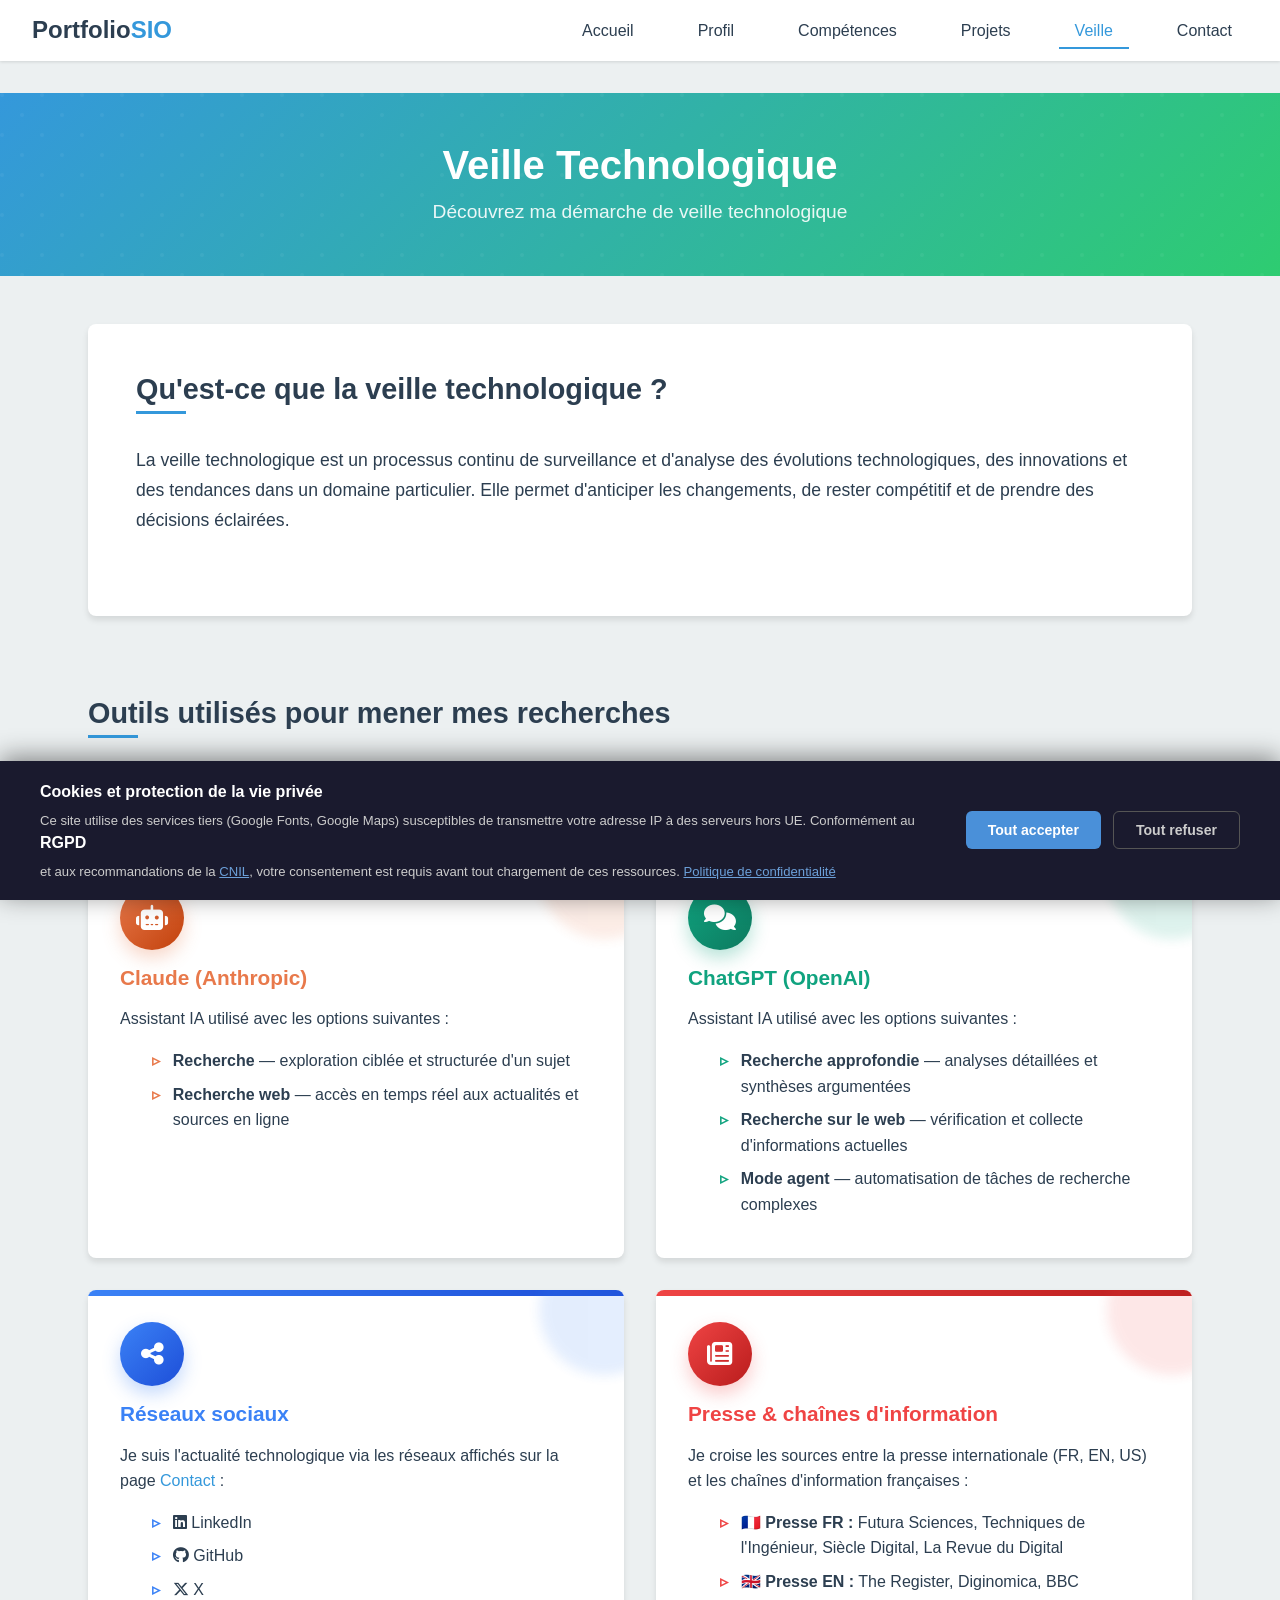
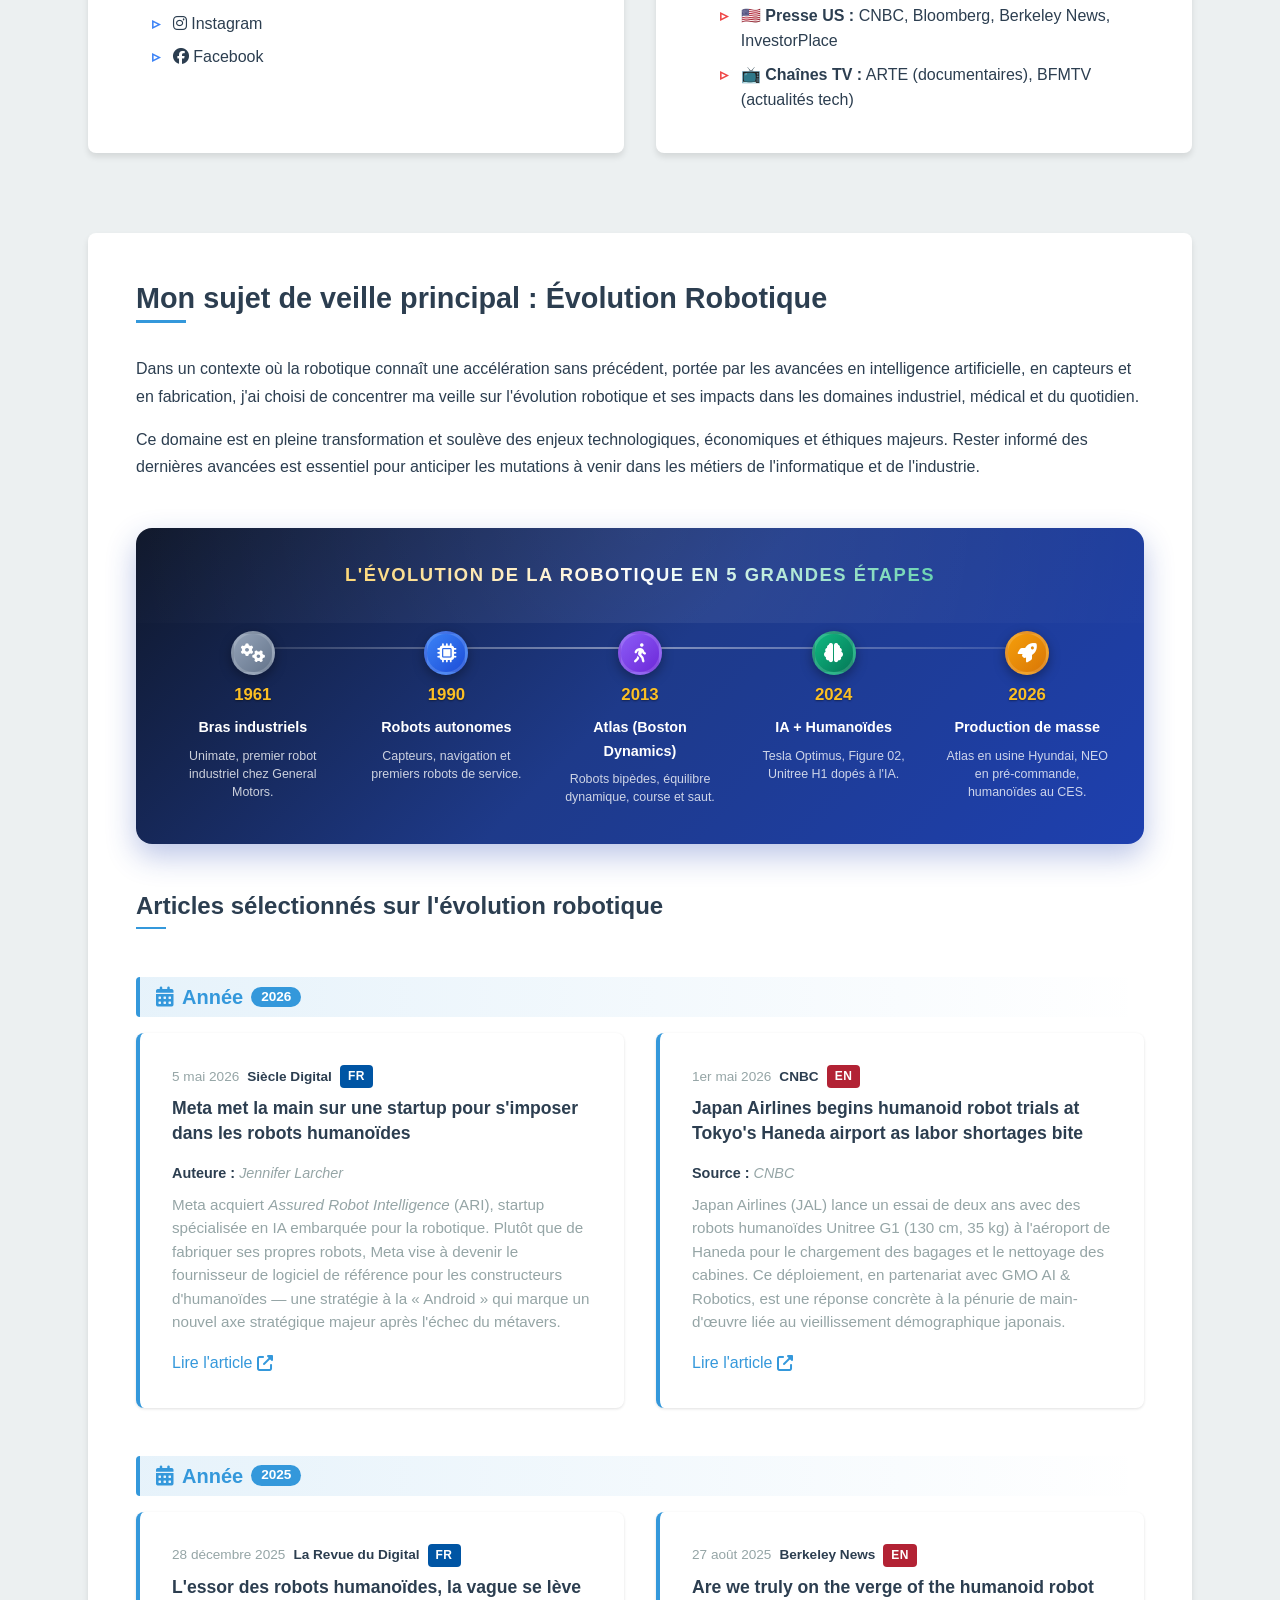
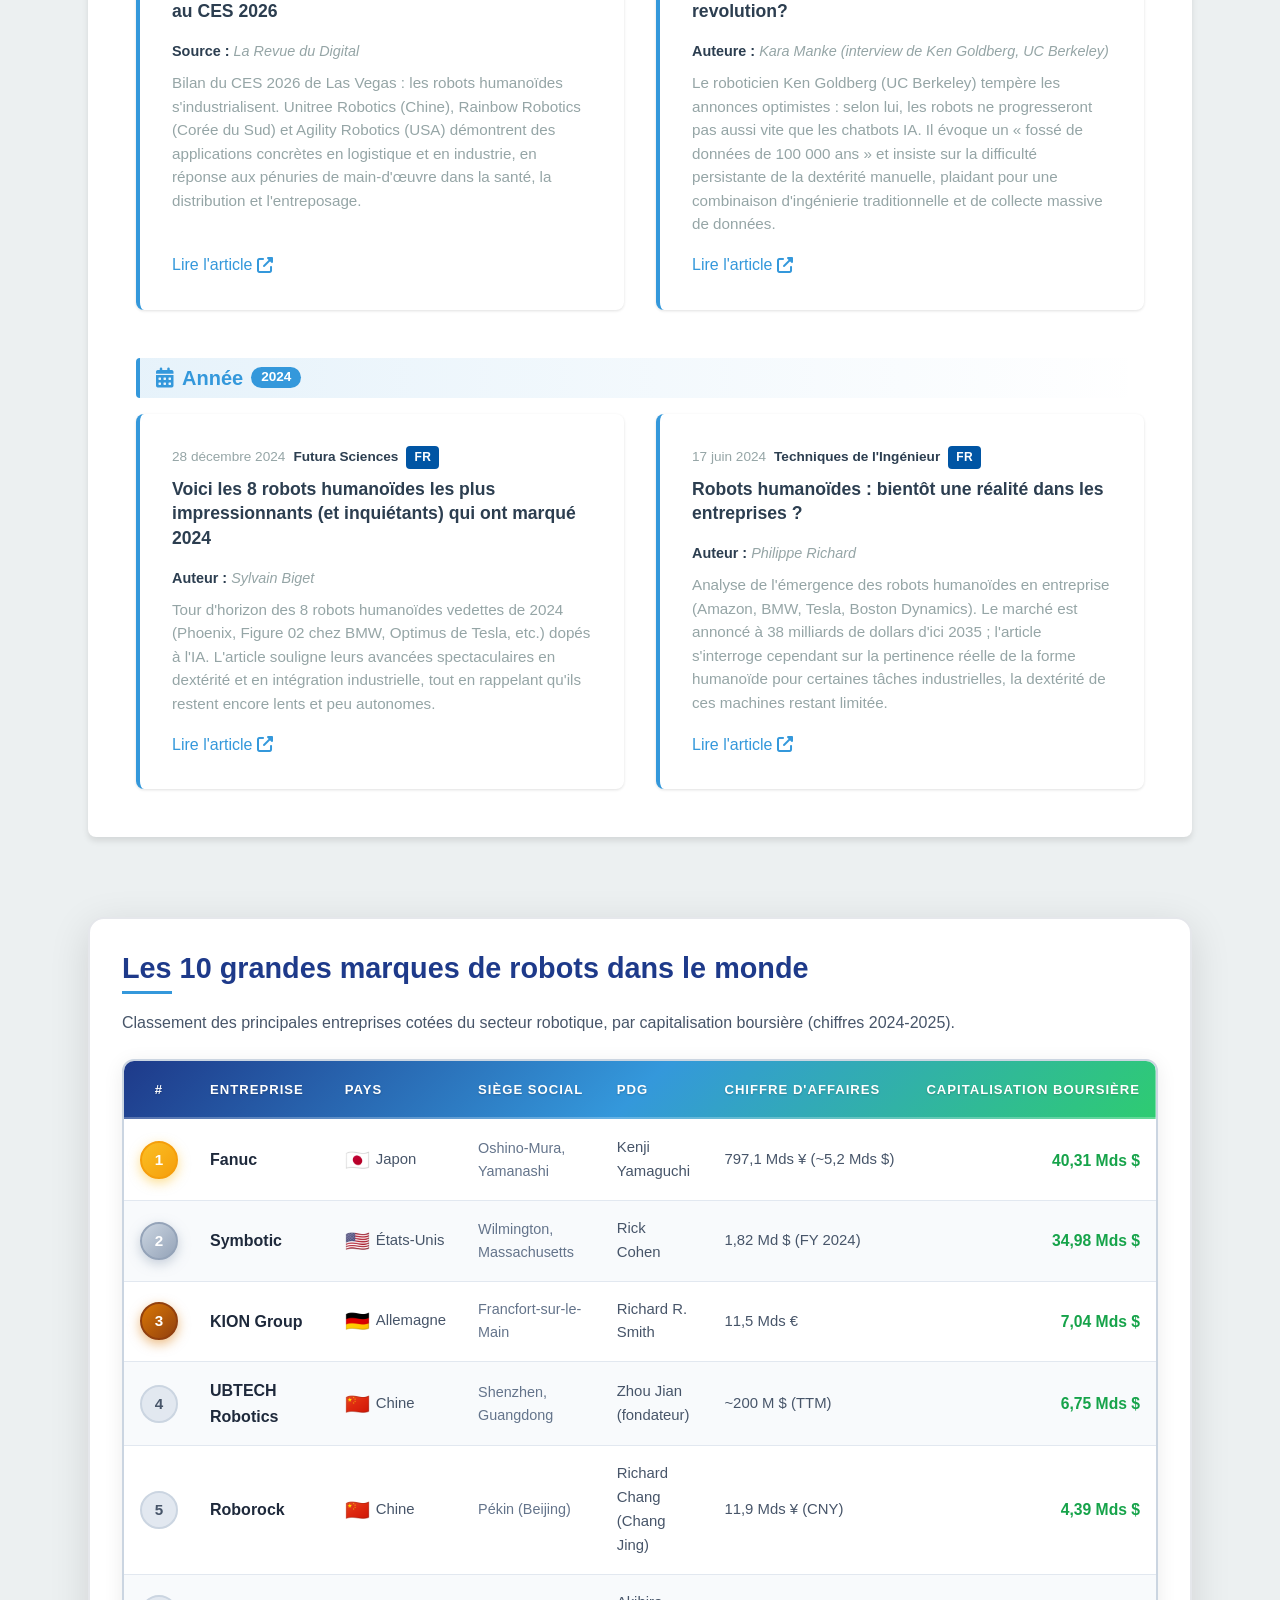
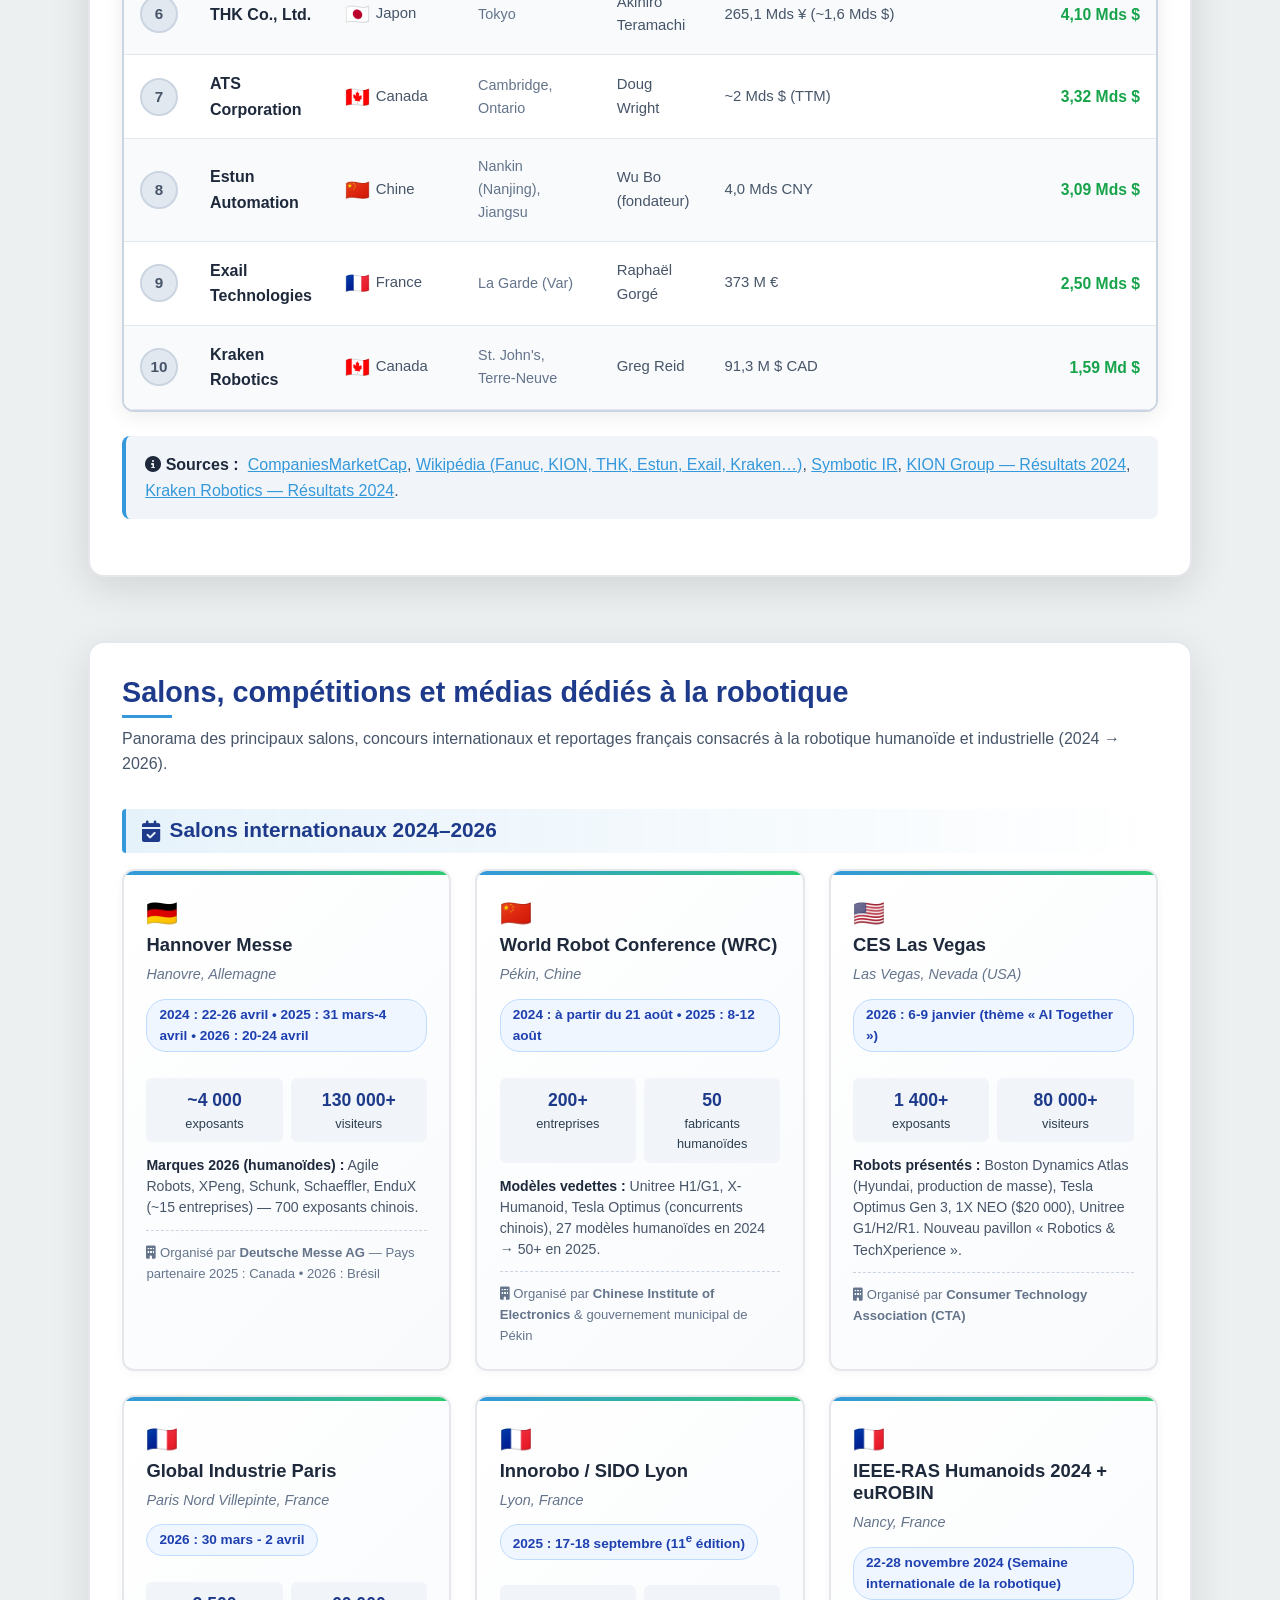
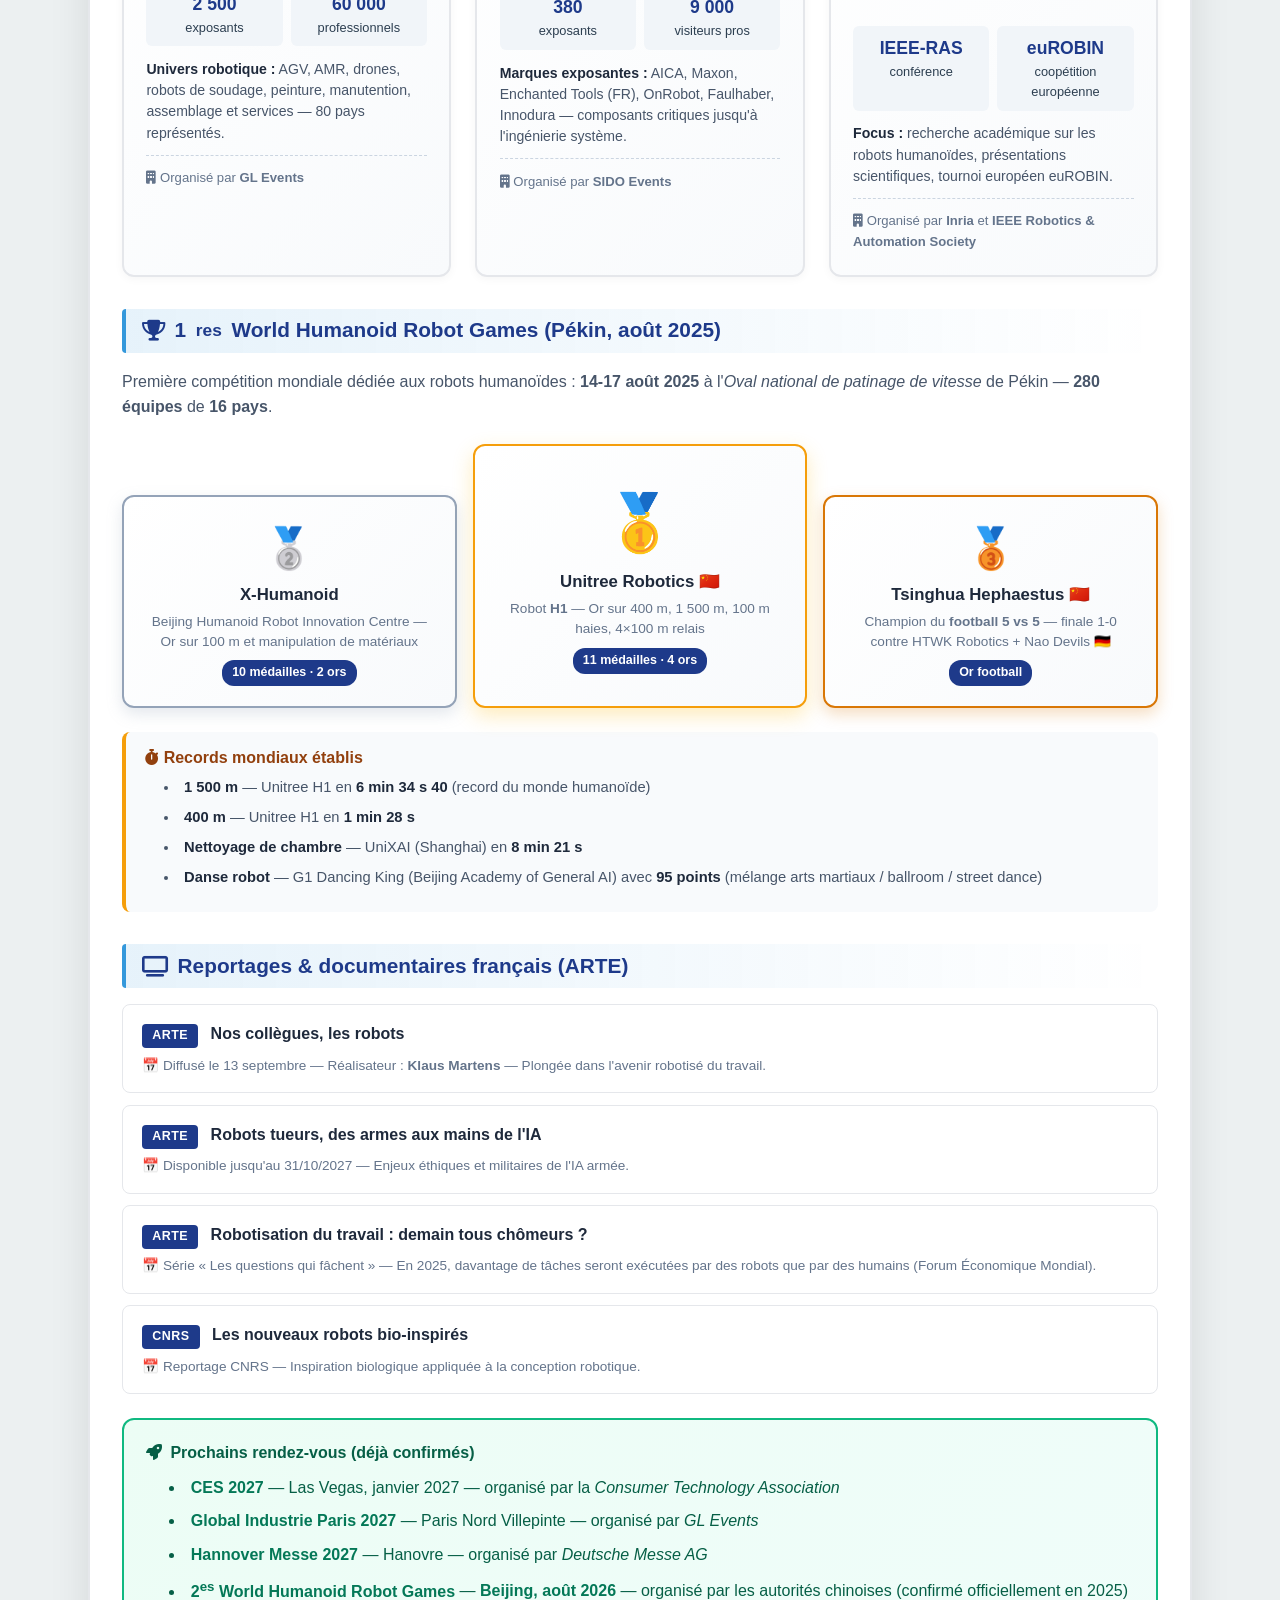
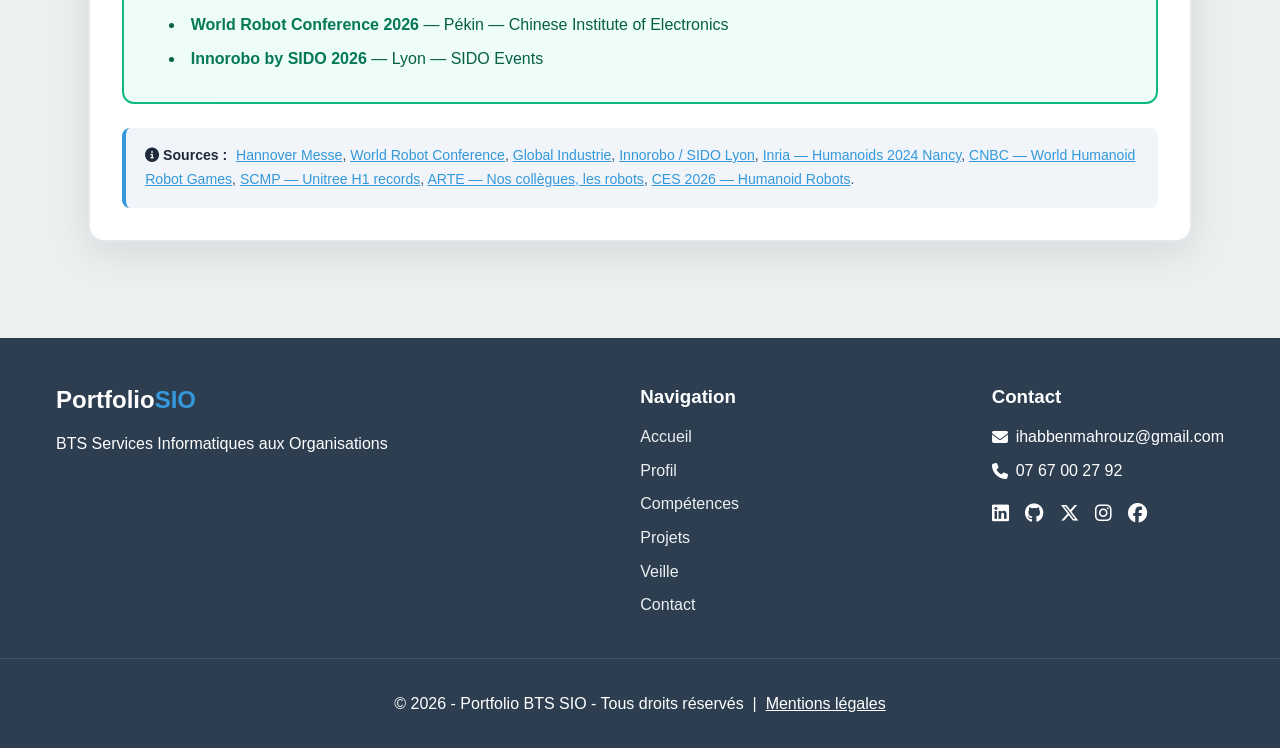
<file: veille.html>
<!DOCTYPE html>
<html lang="fr">
<head>
    <meta charset="UTF-8">
    <meta name="viewport" content="width=device-width, initial-scale=1.0">
    <meta name="description" content="Veille technologique d'Ihab Benmahrouz sur l'évolution de la robotique : articles, salons, entreprises et compétitions.">
    <link rel="icon" type="image/svg+xml" href="images/favicon.svg">
    <title>Portfolio BTS SIO - Veille Technologique</title>
    <!-- Open Graph / partage sur les réseaux sociaux -->
    <meta property="og:type" content="website">
    <meta property="og:locale" content="fr_FR">
    <meta property="og:site_name" content="Portfolio BTS SIO — Ihab Benmahrouz">
    <meta property="og:title" content="Portfolio BTS SIO - Veille Technologique">
    <meta property="og:description" content="Veille technologique d'Ihab Benmahrouz sur l'évolution de la robotique : articles, salons, entreprises et compétitions.">
    <meta property="og:image" content="images/profile-placeholder.png">
    <meta name="twitter:card" content="summary">
    <link rel="stylesheet" href="css/style.css">
    <link rel="stylesheet" href="css/veille.css?v=20260602-methode2">
    <!-- Font Awesome pour les icônes -->
    <link rel="stylesheet" href="https://cdnjs.cloudflare.com/ajax/libs/font-awesome/6.7.2/css/all.min.css">
    <link rel="stylesheet" href="css/rgpd.css">
</head>
<body>
    <!-- En-tête avec barre de navigation -->
    <header>
        <div class="logo">
            <h1>Portfolio<span>SIO</span></h1>
        </div>
        <nav>
            <input type="checkbox" id="menu-toggle">
            <label for="menu-toggle" class="menu-icon">
                <i class="fas fa-bars"></i>
            </label>
            <ul class="menu">
                <li><a href="index.html">Accueil</a></li>
                <li><a href="profil.html">Profil</a></li>
                <li><a href="competences.html">Compétences</a></li>
                <li><a href="projets.html">Projets</a></li>
                <li><a href="veille.html" class="active">Veille</a></li>
                <li><a href="contact.html">Contact</a></li>
            </ul>
        </nav>
    </header>

    <!-- Section principale -->
    <main>
        <section class="page-header">
            <div class="container">
                <h1>Veille Technologique</h1>
                <p>Découvrez ma démarche de veille technologique</p>
            </div>
        </section>

        <section class="veille-container">
            <div class="container">
                <div class="veille-intro">
                    <h2>Qu'est-ce que la veille technologique ?</h2>
                    <p>La veille technologique est un processus continu de surveillance et d'analyse des évolutions technologiques, des innovations et des tendances dans un domaine particulier. Elle permet d'anticiper les changements, de rester compétitif et de prendre des décisions éclairées.</p>
                </div>

                <div class="veille-methode">
                    <h2>Outils utilisés pour mener mes recherches</h2>
                    <p style="text-align:center; max-width:800px; margin:0 auto 2rem;">Pour ma veille technologique, je combine des assistants d'intelligence artificielle générative et un suivi régulier de mes réseaux sociaux professionnels.</p>
                    <div class="methode-grid">
                        <div class="methode-card">
                            <div class="methode-icon">
                                <i class="fas fa-robot"></i>
                            </div>
                            <h3>Claude (Anthropic)</h3>
                            <p>Assistant IA utilisé avec les options suivantes :</p>
                            <ul>
                                <li><strong>Recherche</strong> — exploration ciblée et structurée d'un sujet</li>
                                <li><strong>Recherche web</strong> — accès en temps réel aux actualités et sources en ligne</li>
                            </ul>
                        </div>

                        <div class="methode-card">
                            <div class="methode-icon">
                                <i class="fas fa-comments"></i>
                            </div>
                            <h3>ChatGPT (OpenAI)</h3>
                            <p>Assistant IA utilisé avec les options suivantes :</p>
                            <ul>
                                <li><strong>Recherche approfondie</strong> — analyses détaillées et synthèses argumentées</li>
                                <li><strong>Recherche sur le web</strong> — vérification et collecte d'informations actuelles</li>
                                <li><strong>Mode agent</strong> — automatisation de tâches de recherche complexes</li>
                            </ul>
                        </div>

                        <div class="methode-card">
                            <div class="methode-icon">
                                <i class="fas fa-share-alt"></i>
                            </div>
                            <h3>Réseaux sociaux</h3>
                            <p>Je suis l'actualité technologique via les réseaux affichés sur la page <a href="contact.html">Contact</a> :</p>
                            <ul>
                                <li><i class="fab fa-linkedin"></i> LinkedIn</li>
                                <li><i class="fab fa-github"></i> GitHub</li>
                                <li><i class="fab fa-x-twitter"></i> X</li>
                                <li><i class="fab fa-instagram"></i> Instagram</li>
                                <li><i class="fab fa-facebook"></i> Facebook</li>
                            </ul>
                        </div>

                        <div class="methode-card">
                            <div class="methode-icon">
                                <i class="fas fa-newspaper"></i>
                            </div>
                            <h3>Presse &amp; chaînes d'information</h3>
                            <p>Je croise les sources entre la presse internationale (FR, EN, US) et les chaînes d'information françaises :</p>
                            <ul>
                                <li><strong>🇫🇷 Presse FR :</strong> Futura Sciences, Techniques de l'Ingénieur, Siècle Digital, La Revue du Digital</li>
                                <li><strong>🇬🇧 Presse EN :</strong> The Register, Diginomica, BBC</li>
                                <li><strong>🇺🇸 Presse US :</strong> CNBC, Bloomberg, Berkeley News, InvestorPlace</li>
                                <li><strong>📺 Chaînes TV :</strong> ARTE (documentaires), BFMTV (actualités tech)</li>
                            </ul>
                        </div>
                    </div>
                </div>

                <div class="veille-sujet">
                    <h2>Mon sujet de veille principal : Évolution Robotique</h2>
                    <div class="sujet-intro">
                        <div class="sujet-image">
                            <div class="evolution-illustration">
                                <div class="evolution-title">L'évolution de la robotique en 5 grandes étapes</div>
                                <div class="evolution-timeline">
                                    <div class="evolution-step">
                                        <div class="evolution-icon" style="background:linear-gradient(135deg,#94a3b8,#64748b);"><i class="fas fa-cogs"></i></div>
                                        <div class="evolution-year">1961</div>
                                        <div class="evolution-label">Bras industriels</div>
                                        <div class="evolution-desc">Unimate, premier robot industriel chez General Motors.</div>
                                    </div>
                                    <div class="evolution-step">
                                        <div class="evolution-icon" style="background:linear-gradient(135deg,#3b82f6,#1d4ed8);"><i class="fas fa-microchip"></i></div>
                                        <div class="evolution-year">1990</div>
                                        <div class="evolution-label">Robots autonomes</div>
                                        <div class="evolution-desc">Capteurs, navigation et premiers robots de service.</div>
                                    </div>
                                    <div class="evolution-step">
                                        <div class="evolution-icon" style="background:linear-gradient(135deg,#8b5cf6,#6d28d9);"><i class="fas fa-walking"></i></div>
                                        <div class="evolution-year">2013</div>
                                        <div class="evolution-label">Atlas (Boston Dynamics)</div>
                                        <div class="evolution-desc">Robots bipèdes, équilibre dynamique, course et saut.</div>
                                    </div>
                                    <div class="evolution-step">
                                        <div class="evolution-icon" style="background:linear-gradient(135deg,#10b981,#047857);"><i class="fas fa-brain"></i></div>
                                        <div class="evolution-year">2024</div>
                                        <div class="evolution-label">IA + Humanoïdes</div>
                                        <div class="evolution-desc">Tesla Optimus, Figure 02, Unitree H1 dopés à l'IA.</div>
                                    </div>
                                    <div class="evolution-step">
                                        <div class="evolution-icon" style="background:linear-gradient(135deg,#f59e0b,#d97706);"><i class="fas fa-rocket"></i></div>
                                        <div class="evolution-year">2026</div>
                                        <div class="evolution-label">Production de masse</div>
                                        <div class="evolution-desc">Atlas en usine Hyundai, NEO en pré-commande, humanoïdes au CES.</div>
                                    </div>
                                </div>
                            </div>
                        </div>
                        <div class="sujet-description">
                            <p>Dans un contexte où la robotique connaît une accélération sans précédent, portée par les avancées en intelligence artificielle, en capteurs et en fabrication, j'ai choisi de concentrer ma veille sur l'évolution robotique et ses impacts dans les domaines industriel, médical et du quotidien.</p>
                            <p>Ce domaine est en pleine transformation et soulève des enjeux technologiques, économiques et éthiques majeurs. Rester informé des dernières avancées est essentiel pour anticiper les mutations à venir dans les métiers de l'informatique et de l'industrie.</p>
                        </div>
                    </div>

                    <div class="articles-recents">
                        <h3>Articles sélectionnés sur l'évolution robotique</h3>

                        <div class="articles-year-section">
                            <h4 class="articles-year"><i class="fas fa-calendar-alt"></i> Année <span class="year-badge">2026</span></h4>
                            <div class="articles-grid">
                                <article class="article-card">
                                    <div class="article-meta">
                                        <span class="article-date">5 mai 2026</span>
                                        <span class="article-source">Siècle Digital</span>
                                        <span class="lang-badge lang-fr">FR</span>
                                    </div>
                                    <h4>Meta met la main sur une startup pour s'imposer dans les robots humanoïdes</h4>
                                    <p class="article-author"><strong>Auteure :</strong> Jennifer Larcher</p>
                                    <p class="article-summary">Meta acquiert <em>Assured Robot Intelligence</em> (ARI), startup spécialisée en IA embarquée pour la robotique. Plutôt que de fabriquer ses propres robots, Meta vise à devenir le fournisseur de logiciel de référence pour les constructeurs d'humanoïdes — une stratégie à la « Android » qui marque un nouvel axe stratégique majeur après l'échec du métavers.</p>
                                    <a href="https://siecledigital.fr/2026/05/05/meta-met-la-main-sur-une-startup-pour-simposer-dans-les-robots-humanoides" target="_blank" rel="noopener" class="article-link">Lire l'article <i class="fas fa-external-link-alt"></i></a>
                                </article>

                                <article class="article-card">
                                    <div class="article-meta">
                                        <span class="article-date">1er mai 2026</span>
                                        <span class="article-source">CNBC</span>
                                        <span class="lang-badge lang-en">EN</span>
                                    </div>
                                    <h4>Japan Airlines begins humanoid robot trials at Tokyo's Haneda airport as labor shortages bite</h4>
                                    <p class="article-author"><strong>Source :</strong> CNBC</p>
                                    <p class="article-summary">Japan Airlines (JAL) lance un essai de deux ans avec des robots humanoïdes Unitree G1 (130 cm, 35 kg) à l'aéroport de Haneda pour le chargement des bagages et le nettoyage des cabines. Ce déploiement, en partenariat avec GMO AI &amp; Robotics, est une réponse concrète à la pénurie de main-d'œuvre liée au vieillissement démographique japonais.</p>
                                    <a href="https://www.cnbc.com/2026/05/01/japan-airlines-humanoid-robots-haneda-labor-shortage.html" target="_blank" rel="noopener" class="article-link">Lire l'article <i class="fas fa-external-link-alt"></i></a>
                                </article>
                            </div>
                        </div>

                        <div class="articles-year-section">
                            <h4 class="articles-year"><i class="fas fa-calendar-alt"></i> Année <span class="year-badge">2025</span></h4>
                            <div class="articles-grid">
                                <article class="article-card">
                                    <div class="article-meta">
                                        <span class="article-date">28 décembre 2025</span>
                                        <span class="article-source">La Revue du Digital</span>
                                        <span class="lang-badge lang-fr">FR</span>
                                    </div>
                                    <h4>L'essor des robots humanoïdes, la vague se lève au CES 2026</h4>
                                    <p class="article-author"><strong>Source :</strong> La Revue du Digital</p>
                                    <p class="article-summary">Bilan du CES 2026 de Las Vegas : les robots humanoïdes s'industrialisent. Unitree Robotics (Chine), Rainbow Robotics (Corée du Sud) et Agility Robotics (USA) démontrent des applications concrètes en logistique et en industrie, en réponse aux pénuries de main-d'œuvre dans la santé, la distribution et l'entreposage.</p>
                                    <a href="https://www.larevuedudigital.com/lessor-des-robots-humanoides-la-vague-se-leve-au-ces-2026/" target="_blank" rel="noopener" class="article-link">Lire l'article <i class="fas fa-external-link-alt"></i></a>
                                </article>

                                <article class="article-card">
                                    <div class="article-meta">
                                        <span class="article-date">27 août 2025</span>
                                        <span class="article-source">Berkeley News</span>
                                        <span class="lang-badge lang-en">EN</span>
                                    </div>
                                    <h4>Are we truly on the verge of the humanoid robot revolution?</h4>
                                    <p class="article-author"><strong>Auteure :</strong> Kara Manke (interview de Ken Goldberg, UC Berkeley)</p>
                                    <p class="article-summary">Le roboticien Ken Goldberg (UC Berkeley) tempère les annonces optimistes : selon lui, les robots ne progresseront pas aussi vite que les chatbots IA. Il évoque un « fossé de données de 100 000 ans » et insiste sur la difficulté persistante de la dextérité manuelle, plaidant pour une combinaison d'ingénierie traditionnelle et de collecte massive de données.</p>
                                    <a href="https://news.berkeley.edu/2025/08/27/are-we-truly-on-the-verge-of-the-humanoid-robot-revolution/" target="_blank" rel="noopener" class="article-link">Lire l'article <i class="fas fa-external-link-alt"></i></a>
                                </article>
                            </div>
                        </div>

                        <div class="articles-year-section">
                            <h4 class="articles-year"><i class="fas fa-calendar-alt"></i> Année <span class="year-badge">2024</span></h4>
                            <div class="articles-grid">
                                <article class="article-card">
                                    <div class="article-meta">
                                        <span class="article-date">28 décembre 2024</span>
                                        <span class="article-source">Futura Sciences</span>
                                        <span class="lang-badge lang-fr">FR</span>
                                    </div>
                                    <h4>Voici les 8 robots humanoïdes les plus impressionnants (et inquiétants) qui ont marqué 2024</h4>
                                    <p class="article-author"><strong>Auteur :</strong> Sylvain Biget</p>
                                    <p class="article-summary">Tour d'horizon des 8 robots humanoïdes vedettes de 2024 (Phoenix, Figure 02 chez BMW, Optimus de Tesla, etc.) dopés à l'IA. L'article souligne leurs avancées spectaculaires en dextérité et en intégration industrielle, tout en rappelant qu'ils restent encore lents et peu autonomes.</p>
                                    <a href="https://www.futura-sciences.com/tech/actualites/tech-voici-8-robots-humanoides-plus-impressionnants-et-inquietants-ont-marque-2024-118524/" target="_blank" rel="noopener" class="article-link">Lire l'article <i class="fas fa-external-link-alt"></i></a>
                                </article>

                                <article class="article-card">
                                    <div class="article-meta">
                                        <span class="article-date">17 juin 2024</span>
                                        <span class="article-source">Techniques de l'Ingénieur</span>
                                        <span class="lang-badge lang-fr">FR</span>
                                    </div>
                                    <h4>Robots humanoïdes : bientôt une réalité dans les entreprises ?</h4>
                                    <p class="article-author"><strong>Auteur :</strong> Philippe Richard</p>
                                    <p class="article-summary">Analyse de l'émergence des robots humanoïdes en entreprise (Amazon, BMW, Tesla, Boston Dynamics). Le marché est annoncé à 38 milliards de dollars d'ici 2035 ; l'article s'interroge cependant sur la pertinence réelle de la forme humanoïde pour certaines tâches industrielles, la dextérité de ces machines restant limitée.</p>
                                    <a href="https://www.techniques-ingenieur.fr/actualite/articles/robots-humanoides-bientot-une-realite-dans-les-entreprises-134843/" target="_blank" rel="noopener" class="article-link">Lire l'article <i class="fas fa-external-link-alt"></i></a>
                                </article>
                            </div>
                        </div>
                    </div>
                </div>

                <div class="veille-top-companies">
                    <h2>Les 10 grandes marques de robots dans le monde</h2>
                    <p>Classement des principales entreprises cotées du secteur robotique, par capitalisation boursière (chiffres 2024-2025).</p>
                    <div class="companies-table-wrapper">
                        <table class="companies-table">
                            <thead>
                                <tr>
                                    <th>#</th>
                                    <th>Entreprise</th>
                                    <th>Pays</th>
                                    <th>Siège social</th>
                                    <th>PDG</th>
                                    <th>Chiffre d'affaires</th>
                                    <th>Capitalisation boursière</th>
                                </tr>
                            </thead>
                            <tbody>
                                <tr>
                                    <td class="col-rank"><span class="rank-badge">1</span></td>
                                    <td class="col-company">Fanuc</td>
                                    <td class="col-country"><span class="country-flag">🇯🇵</span>Japon</td>
                                    <td class="col-hq">Oshino-Mura, Yamanashi</td>
                                    <td class="col-ceo">Kenji Yamaguchi</td>
                                    <td class="col-revenue">797,1 Mds ¥ (~5,2 Mds $)</td>
                                    <td class="col-marketcap">40,31 Mds $</td>
                                </tr>
                                <tr>
                                    <td class="col-rank"><span class="rank-badge">2</span></td>
                                    <td class="col-company">Symbotic</td>
                                    <td class="col-country"><span class="country-flag">🇺🇸</span>États-Unis</td>
                                    <td class="col-hq">Wilmington, Massachusetts</td>
                                    <td class="col-ceo">Rick Cohen</td>
                                    <td class="col-revenue">1,82 Md $ (FY 2024)</td>
                                    <td class="col-marketcap">34,98 Mds $</td>
                                </tr>
                                <tr>
                                    <td class="col-rank"><span class="rank-badge">3</span></td>
                                    <td class="col-company">KION Group</td>
                                    <td class="col-country"><span class="country-flag">🇩🇪</span>Allemagne</td>
                                    <td class="col-hq">Francfort-sur-le-Main</td>
                                    <td class="col-ceo">Richard R. Smith</td>
                                    <td class="col-revenue">11,5 Mds €</td>
                                    <td class="col-marketcap">7,04 Mds $</td>
                                </tr>
                                <tr>
                                    <td class="col-rank"><span class="rank-badge">4</span></td>
                                    <td class="col-company">UBTECH Robotics</td>
                                    <td class="col-country"><span class="country-flag">🇨🇳</span>Chine</td>
                                    <td class="col-hq">Shenzhen, Guangdong</td>
                                    <td class="col-ceo">Zhou Jian (fondateur)</td>
                                    <td class="col-revenue">~200 M $ (TTM)</td>
                                    <td class="col-marketcap">6,75 Mds $</td>
                                </tr>
                                <tr>
                                    <td class="col-rank"><span class="rank-badge">5</span></td>
                                    <td class="col-company">Roborock</td>
                                    <td class="col-country"><span class="country-flag">🇨🇳</span>Chine</td>
                                    <td class="col-hq">Pékin (Beijing)</td>
                                    <td class="col-ceo">Richard Chang (Chang Jing)</td>
                                    <td class="col-revenue">11,9 Mds ¥ (CNY)</td>
                                    <td class="col-marketcap">4,39 Mds $</td>
                                </tr>
                                <tr>
                                    <td class="col-rank"><span class="rank-badge">6</span></td>
                                    <td class="col-company">THK Co., Ltd.</td>
                                    <td class="col-country"><span class="country-flag">🇯🇵</span>Japon</td>
                                    <td class="col-hq">Tokyo</td>
                                    <td class="col-ceo">Akihiro Teramachi</td>
                                    <td class="col-revenue">265,1 Mds ¥ (~1,6 Mds $)</td>
                                    <td class="col-marketcap">4,10 Mds $</td>
                                </tr>
                                <tr>
                                    <td class="col-rank"><span class="rank-badge">7</span></td>
                                    <td class="col-company">ATS Corporation</td>
                                    <td class="col-country"><span class="country-flag">🇨🇦</span>Canada</td>
                                    <td class="col-hq">Cambridge, Ontario</td>
                                    <td class="col-ceo">Doug Wright</td>
                                    <td class="col-revenue">~2 Mds $ (TTM)</td>
                                    <td class="col-marketcap">3,32 Mds $</td>
                                </tr>
                                <tr>
                                    <td class="col-rank"><span class="rank-badge">8</span></td>
                                    <td class="col-company">Estun Automation</td>
                                    <td class="col-country"><span class="country-flag">🇨🇳</span>Chine</td>
                                    <td class="col-hq">Nankin (Nanjing), Jiangsu</td>
                                    <td class="col-ceo">Wu Bo (fondateur)</td>
                                    <td class="col-revenue">4,0 Mds CNY</td>
                                    <td class="col-marketcap">3,09 Mds $</td>
                                </tr>
                                <tr>
                                    <td class="col-rank"><span class="rank-badge">9</span></td>
                                    <td class="col-company">Exail Technologies</td>
                                    <td class="col-country"><span class="country-flag">🇫🇷</span>France</td>
                                    <td class="col-hq">La Garde (Var)</td>
                                    <td class="col-ceo">Raphaël Gorgé</td>
                                    <td class="col-revenue">373 M €</td>
                                    <td class="col-marketcap">2,50 Mds $</td>
                                </tr>
                                <tr>
                                    <td class="col-rank"><span class="rank-badge">10</span></td>
                                    <td class="col-company">Kraken Robotics</td>
                                    <td class="col-country"><span class="country-flag">🇨🇦</span>Canada</td>
                                    <td class="col-hq">St. John's, Terre-Neuve</td>
                                    <td class="col-ceo">Greg Reid</td>
                                    <td class="col-revenue">91,3 M $ CAD</td>
                                    <td class="col-marketcap">1,59 Md $</td>
                                </tr>
                            </tbody>
                        </table>
                    </div>
                    <p class="companies-source">
                        <strong><i class="fas fa-info-circle"></i> Sources :</strong>
                        <a href="https://companiesmarketcap.com/robotics/largest-companies-by-market-cap/" target="_blank" rel="noopener">CompaniesMarketCap</a>,
                        <a href="https://en.wikipedia.org/wiki/FANUC" target="_blank" rel="noopener">Wikipédia (Fanuc, KION, THK, Estun, Exail, Kraken…)</a>,
                        <a href="https://ir.symbotic.com/news-releases/news-release-details/symbotic-reports-fourth-quarter-and-fiscal-year-2024-results" target="_blank" rel="noopener">Symbotic IR</a>,
                        <a href="https://www.kiongroup.com/en/News-Stories/Press-Releases/Press-Releases-Detail.html?id=2945505" target="_blank" rel="noopener">KION Group — Résultats 2024</a>,
                        <a href="https://www.krakenrobotics.com/news-releases/kraken-robotics-reports-2024-financial-results/" target="_blank" rel="noopener">Kraken Robotics — Résultats 2024</a>.
                    </p>
                </div>

                <div class="veille-events">
                    <h2>Salons, compétitions et médias dédiés à la robotique</h2>
                    <p class="section-intro">Panorama des principaux salons, concours internationaux et reportages français consacrés à la robotique humanoïde et industrielle (2024 → 2026).</p>

                    <h3 class="events-subheading"><i class="fas fa-calendar-check"></i> Salons internationaux 2024–2026</h3>
                    <div class="events-grid">
                        <div class="event-card">
                            <span class="event-flag">🇩🇪</span>
                            <h4>Hannover Messe</h4>
                            <div class="event-location">Hanovre, Allemagne</div>
                            <span class="event-dates">2024 : 22-26 avril • 2025 : 31 mars-4 avril • 2026 : 20-24 avril</span>
                            <div class="event-stats">
                                <div class="event-stat"><strong>~4 000</strong>exposants</div>
                                <div class="event-stat"><strong>130 000+</strong>visiteurs</div>
                            </div>
                            <div class="event-brands"><strong>Marques 2026 (humanoïdes) :</strong> Agile Robots, XPeng, Schunk, Schaeffler, EnduX (~15 entreprises) — 700 exposants chinois.</div>
                            <div class="event-organizer"><i class="fas fa-building"></i> Organisé par <strong>Deutsche Messe AG</strong> — Pays partenaire 2025 : Canada • 2026 : Brésil</div>
                        </div>

                        <div class="event-card">
                            <span class="event-flag">🇨🇳</span>
                            <h4>World Robot Conference (WRC)</h4>
                            <div class="event-location">Pékin, Chine</div>
                            <span class="event-dates">2024 : à partir du 21 août • 2025 : 8-12 août</span>
                            <div class="event-stats">
                                <div class="event-stat"><strong>200+</strong>entreprises</div>
                                <div class="event-stat"><strong>50</strong>fabricants humanoïdes</div>
                            </div>
                            <div class="event-brands"><strong>Modèles vedettes :</strong> Unitree H1/G1, X-Humanoid, Tesla Optimus (concurrents chinois), 27 modèles humanoïdes en 2024 → 50+ en 2025.</div>
                            <div class="event-organizer"><i class="fas fa-building"></i> Organisé par <strong>Chinese Institute of Electronics</strong> &amp; gouvernement municipal de Pékin</div>
                        </div>

                        <div class="event-card">
                            <span class="event-flag">🇺🇸</span>
                            <h4>CES Las Vegas</h4>
                            <div class="event-location">Las Vegas, Nevada (USA)</div>
                            <span class="event-dates">2026 : 6-9 janvier (thème « AI Together »)</span>
                            <div class="event-stats">
                                <div class="event-stat"><strong>1 400+</strong>exposants</div>
                                <div class="event-stat"><strong>80 000+</strong>visiteurs</div>
                            </div>
                            <div class="event-brands"><strong>Robots présentés :</strong> Boston Dynamics Atlas (Hyundai, production de masse), Tesla Optimus Gen 3, 1X NEO ($20 000), Unitree G1/H2/R1. Nouveau pavillon « Robotics &amp; TechXperience ».</div>
                            <div class="event-organizer"><i class="fas fa-building"></i> Organisé par <strong>Consumer Technology Association (CTA)</strong></div>
                        </div>

                        <div class="event-card">
                            <span class="event-flag">🇫🇷</span>
                            <h4>Global Industrie Paris</h4>
                            <div class="event-location">Paris Nord Villepinte, France</div>
                            <span class="event-dates">2026 : 30 mars - 2 avril</span>
                            <div class="event-stats">
                                <div class="event-stat"><strong>2 500</strong>exposants</div>
                                <div class="event-stat"><strong>60 000</strong>professionnels</div>
                            </div>
                            <div class="event-brands"><strong>Univers robotique :</strong> AGV, AMR, drones, robots de soudage, peinture, manutention, assemblage et services — 80 pays représentés.</div>
                            <div class="event-organizer"><i class="fas fa-building"></i> Organisé par <strong>GL Events</strong></div>
                        </div>

                        <div class="event-card">
                            <span class="event-flag">🇫🇷</span>
                            <h4>Innorobo / SIDO Lyon</h4>
                            <div class="event-location">Lyon, France</div>
                            <span class="event-dates">2025 : 17-18 septembre (11<sup>e</sup> édition)</span>
                            <div class="event-stats">
                                <div class="event-stat"><strong>380</strong>exposants</div>
                                <div class="event-stat"><strong>9 000</strong>visiteurs pros</div>
                            </div>
                            <div class="event-brands"><strong>Marques exposantes :</strong> AICA, Maxon, Enchanted Tools (FR), OnRobot, Faulhaber, Innodura — composants critiques jusqu'à l'ingénierie système.</div>
                            <div class="event-organizer"><i class="fas fa-building"></i> Organisé par <strong>SIDO Events</strong></div>
                        </div>

                        <div class="event-card">
                            <span class="event-flag">🇫🇷</span>
                            <h4>IEEE-RAS Humanoids 2024 + euROBIN</h4>
                            <div class="event-location">Nancy, France</div>
                            <span class="event-dates">22-28 novembre 2024 (Semaine internationale de la robotique)</span>
                            <div class="event-stats">
                                <div class="event-stat"><strong>IEEE-RAS</strong>conférence</div>
                                <div class="event-stat"><strong>euROBIN</strong>coopétition européenne</div>
                            </div>
                            <div class="event-brands"><strong>Focus :</strong> recherche académique sur les robots humanoïdes, présentations scientifiques, tournoi européen euROBIN.</div>
                            <div class="event-organizer"><i class="fas fa-building"></i> Organisé par <strong>Inria</strong> et <strong>IEEE Robotics &amp; Automation Society</strong></div>
                        </div>
                    </div>

                    <h3 class="events-subheading"><i class="fas fa-trophy"></i> 1<sup>res</sup> World Humanoid Robot Games (Pékin, août 2025)</h3>
                    <p style="color:#475569; margin-bottom:0.5rem;">Première compétition mondiale dédiée aux robots humanoïdes : <strong>14-17 août 2025</strong> à l'<em>Oval national de patinage de vitesse</em> de Pékin — <strong>280 équipes</strong> de <strong>16 pays</strong>.</p>

                    <div class="podium-wrapper">
                        <div class="podium-step silver">
                            <span class="podium-medal">🥈</span>
                            <h5>X-Humanoid</h5>
                            <div class="podium-detail">Beijing Humanoid Robot Innovation Centre — Or sur 100 m et manipulation de matériaux</div>
                            <span class="podium-medals-count">10 médailles · 2 ors</span>
                        </div>
                        <div class="podium-step gold">
                            <span class="podium-medal">🥇</span>
                            <h5>Unitree Robotics 🇨🇳</h5>
                            <div class="podium-detail">Robot <strong>H1</strong> — Or sur 400 m, 1 500 m, 100 m haies, 4×100 m relais</div>
                            <span class="podium-medals-count">11 médailles · 4 ors</span>
                        </div>
                        <div class="podium-step bronze">
                            <span class="podium-medal">🥉</span>
                            <h5>Tsinghua Hephaestus 🇨🇳</h5>
                            <div class="podium-detail">Champion du <strong>football 5 vs 5</strong> — finale 1-0 contre HTWK Robotics + Nao Devils 🇩🇪</div>
                            <span class="podium-medals-count">Or football</span>
                        </div>
                    </div>

                    <div class="records-list">
                        <h5><i class="fas fa-stopwatch"></i> Records mondiaux établis</h5>
                        <ul>
                            <li><strong>1 500 m</strong> — Unitree H1 en <strong>6 min 34 s 40</strong> (record du monde humanoïde)</li>
                            <li><strong>400 m</strong> — Unitree H1 en <strong>1 min 28 s</strong></li>
                            <li><strong>Nettoyage de chambre</strong> — UniXAI (Shanghai) en <strong>8 min 21 s</strong></li>
                            <li><strong>Danse robot</strong> — G1 Dancing King (Beijing Academy of General AI) avec <strong>95 points</strong> (mélange arts martiaux / ballroom / street dance)</li>
                        </ul>
                    </div>

                    <h3 class="events-subheading"><i class="fas fa-tv"></i> Reportages &amp; documentaires français (ARTE)</h3>
                    <ul class="media-list">
                        <li>
                            <span class="media-channel">ARTE</span>
                            <span class="media-title">Nos collègues, les robots</span>
                            <span class="media-meta">📅 Diffusé le 13 septembre — Réalisateur : <strong>Klaus Martens</strong> — Plongée dans l'avenir robotisé du travail.</span>
                        </li>
                        <li>
                            <span class="media-channel">ARTE</span>
                            <span class="media-title">Robots tueurs, des armes aux mains de l'IA</span>
                            <span class="media-meta">📅 Disponible jusqu'au 31/10/2027 — Enjeux éthiques et militaires de l'IA armée.</span>
                        </li>
                        <li>
                            <span class="media-channel">ARTE</span>
                            <span class="media-title">Robotisation du travail : demain tous chômeurs ?</span>
                            <span class="media-meta">📅 Série « Les questions qui fâchent » — En 2025, davantage de tâches seront exécutées par des robots que par des humains (Forum Économique Mondial).</span>
                        </li>
                        <li>
                            <span class="media-channel">CNRS</span>
                            <span class="media-title">Les nouveaux robots bio-inspirés</span>
                            <span class="media-meta">📅 Reportage CNRS — Inspiration biologique appliquée à la conception robotique.</span>
                        </li>
                    </ul>

                    <div class="future-events">
                        <h4><i class="fas fa-rocket"></i> Prochains rendez-vous (déjà confirmés)</h4>
                        <ul>
                            <li><strong>CES 2027</strong> — Las Vegas, janvier 2027 — organisé par la <em>Consumer Technology Association</em></li>
                            <li><strong>Global Industrie Paris 2027</strong> — Paris Nord Villepinte — organisé par <em>GL Events</em></li>
                            <li><strong>Hannover Messe 2027</strong> — Hanovre — organisé par <em>Deutsche Messe AG</em></li>
                            <li><strong>2<sup>es</sup> World Humanoid Robot Games</strong> — <strong>Beijing, août 2026</strong> — organisé par les autorités chinoises (confirmé officiellement en 2025)</li>
                            <li><strong>World Robot Conference 2026</strong> — Pékin — Chinese Institute of Electronics</li>
                            <li><strong>Innorobo by SIDO 2026</strong> — Lyon — SIDO Events</li>
                        </ul>
                    </div>

                    <p class="companies-source" style="margin-top:1.5rem;">
                        <strong><i class="fas fa-info-circle"></i> Sources :</strong>
                        <a href="https://www.hannovermesse.de/en/" target="_blank" rel="noopener">Hannover Messe</a>,
                        <a href="https://www.worldrobotconference.com/en/" target="_blank" rel="noopener">World Robot Conference</a>,
                        <a href="https://www.global-industrie.com/en" target="_blank" rel="noopener">Global Industrie</a>,
                        <a href="https://boisdron.com/2025/09/innorobo-2025-le-salon-robotique-emblematique-fait-son-retour-a-lyon/" target="_blank" rel="noopener">Innorobo / SIDO Lyon</a>,
                        <a href="https://www.inria.fr/fr/semaine-internationale-robotique-nancy-novembre-2024" target="_blank" rel="noopener">Inria — Humanoids 2024 Nancy</a>,
                        <a href="https://www.cnbc.com/2025/08/18/world-humanoid-robot-games-china-tesla-unitree.html" target="_blank" rel="noopener">CNBC — World Humanoid Robot Games</a>,
                        <a href="https://www.scmp.com/tech/big-tech/article/3322025/unitrees-h1-robot-wins-1500-metre-race-china-hosts-worlds-first-humanoid-games" target="_blank" rel="noopener">SCMP — Unitree H1 records</a>,
                        <a href="https://mrmondialisation.org/nos-collegues-les-robots/" target="_blank" rel="noopener">ARTE — Nos collègues, les robots</a>,
                        <a href="https://investorplace.com/hypergrowthinvesting/2026/01/humanoid-robot-stocks-ces-2026-reveals-commercial-breakout/" target="_blank" rel="noopener">CES 2026 — Humanoid Robots</a>.
                    </p>
                </div>

            </div>
        </section>
    </main>

    <!-- Pied de page -->
    <footer>
        <div class="footer-content">
            <div class="footer-logo">
                <h2>Portfolio<span>SIO</span></h2>
                <p>BTS Services Informatiques aux Organisations</p>
            </div>
            <div class="footer-links">
                <h3>Navigation</h3>
                <ul>
                    <li><a href="index.html">Accueil</a></li>
                    <li><a href="profil.html">Profil</a></li>
                    <li><a href="competences.html">Compétences</a></li>
                    <li><a href="projets.html">Projets</a></li>
                    <li><a href="veille.html">Veille</a></li>
                    <li><a href="contact.html">Contact</a></li>
                </ul>
            </div>
            <div class="footer-contact">
                 <h3>Contact</h3>
                <p><i class="fas fa-envelope"></i>ihabbenmahrouz@gmail.com</p>
                <p><i class="fas fa-phone"></i>07 67 00 27 92</p>
                <div class="social-icons">
                    <a href="https://www.linkedin.com/in/ihab-benmahrouz-27a991337/" target="_blank" aria-label="LinkedIn"><i class="fab fa-linkedin"></i></a>
                    <a href="https://github.com/IhabBenmahrouz" target="_blank" aria-label="GitHub"><i class="fab fa-github"></i></a>
                    <a href="https://x.com/IhaBenmahrouz17" target="_blank" aria-label="X (Twitter)"><i class="fab fa-x-twitter"></i></a>
                    <a href="https://www.instagram.com/ihabbenmahrouz/" target="_blank" aria-label="Instagram"><i class="fab fa-instagram"></i></a>
                    <a href="https://www.facebook.com/profile.php?id=61589297452883" target="_blank" aria-label="Facebook"><i class="fab fa-facebook"></i></a>
                </div>
            </div>
        </div>
        <div class="footer-bottom">
            <p>&copy; 2026 - Portfolio BTS SIO - Tous droits réservés &nbsp;|&nbsp; <a href="mentions-legales.html" style="color:inherit;text-decoration:underline;">Mentions légales</a></p>
        </div>
    </footer>

    <script src="js/script.js"></script>
    <script src="js/rgpd.js"></script>
</body>
</html>
</file>
<file: css/style.css>
/* style.css - Styles globaux pour toutes les pages */

/* ===== RESET ===== */
* {
    margin: 0;
    padding: 0;
    box-sizing: border-box;
}

/* ===== VARIABLES ===== */
:root {
    /* Palette de couleurs */
    --primary-color: #3498db;
    --primary-dark: #2980b9;
    --secondary-color: #2ecc71;
    --secondary-dark: #27ae60;
    --dark-color: #2c3e50;
    --light-color: #ecf0f1;
    --grey-color: #95a5a6;
    --danger-color: #e74c3c;

    /* Typographie */
    --main-font: 'Poppins', sans-serif;
    --heading-font: 'Montserrat', sans-serif;

    /* Espacements */
    --spacing-xs: 0.5rem;
    --spacing-sm: 1rem;
    --spacing-md: 2rem;
    --spacing-lg: 3rem;
    --spacing-xl: 5rem;

    /* Ombres */
    --shadow-sm: 0 1px 3px rgba(0, 0, 0, 0.12);
    --shadow-md: 0 4px 6px rgba(0, 0, 0, 0.1);
    --shadow-lg: 0 10px 15px -3px rgba(0, 0, 0, 0.1);

    /* Bordures */
    --border-radius-sm: 4px;
    --border-radius-md: 8px;
    --border-radius-lg: 16px;
    --border-radius-full: 50%;

    /* Transitions */
    --transition-fast: 0.2s ease;
    --transition-normal: 0.3s ease;
    --transition-slow: 0.5s ease;
}

/* ===== BASE ===== */
html {
    font-size: 16px;
    scroll-behavior: smooth;
}

body {
    font-family: var(--main-font);
    line-height: 1.6;
    color: var(--dark-color);
    background-color: var(--light-color);
    min-height: 100vh;
    display: flex;
    flex-direction: column;
}

h1, h2, h3, h4, h5, h6 {
    font-family: var(--heading-font);
    font-weight: 700;
    line-height: 1.2;
    margin-bottom: var(--spacing-sm);
}

a {
    text-decoration: none;
    color: var(--primary-color);
    transition: color var(--transition-fast);
}

a:hover {
    color: var(--primary-dark);
}

ul, ol {
    list-style-position: inside;
}

img {
    max-width: 100%;
    height: auto;
    display: block;
}

/* ===== LAYOUT ===== */
.container {
    width: 100%;
    max-width: 1200px;
    margin: 0 auto;
    padding: 0 var(--spacing-sm);
}

main {
    flex: 1;
    padding: var(--spacing-md) 0;
}

section {
    margin-bottom: var(--spacing-lg);
}

/* ===== HEADER & NAVIGATION ===== */
header {
    background-color: #fff;
    box-shadow: var(--shadow-sm);
    padding: var(--spacing-sm) var(--spacing-md);
    display: flex;
    justify-content: space-between;
    align-items: center;
    position: sticky;
    top: 0;
    z-index: 100;
}

.logo h1 {
    font-size: 1.5rem;
    margin: 0;
}

.logo span {
    color: var(--primary-color);
}

nav .menu {
    display: flex;
    list-style: none;
    gap: var(--spacing-md);
}

nav .menu li a {
    padding: var(--spacing-xs) var(--spacing-sm);
    color: var(--dark-color);
    font-weight: 500;
    position: relative;
}

nav .menu li a:hover {
    color: var(--primary-color);
}

nav .menu li a::after {
    content: '';
    position: absolute;
    bottom: -2px;
    left: 0;
    width: 0;
    height: 2px;
    background-color: var(--primary-color);
    transition: width var(--transition-normal);
}

nav .menu li a:hover::after,
nav .menu li a.active::after {
    width: 100%;
}

nav .menu li a.active {
    color: var(--primary-color);
}

#menu-toggle {
    display: none;
}

.menu-icon {
    display: none;
    font-size: 1.5rem;
    cursor: pointer;
}

/* ===== BUTTONS ===== */
.btn {
    display: inline-block;
    padding: 0.75rem 1.5rem;
    border-radius: var(--border-radius-md);
    font-weight: 500;
    text-align: center;
    cursor: pointer;
    transition: all var(--transition-fast);
    border: none;
}

.btn.primary {
    background-color: var(--primary-color);
    color: white;
}

.btn.primary:hover {
    background-color: var(--primary-dark);
    transform: translateY(-2px);
    box-shadow: var(--shadow-md);
}

.btn.secondary {
    background-color: var(--secondary-color);
    color: white;
}

.btn.secondary:hover {
    background-color: var(--secondary-dark);
    transform: translateY(-2px);
    box-shadow: var(--shadow-md);
}

.btn.small {
    padding: 0.5rem 1rem;
    font-size: 0.9rem;
}

/* ===== FOOTER ===== */
footer {
    background-color: var(--dark-color);
    color: white;
    padding-top: var(--spacing-lg);
}

.footer-content {
    display: flex;
    flex-wrap: wrap;
    justify-content: space-between;
    gap: var(--spacing-md);
    max-width: 1200px;
    margin: 0 auto;
    padding: 0 var(--spacing-sm);
}

.footer-logo h2 {
    font-size: 1.5rem;
}

.footer-logo span {
    color: var(--primary-color);
}

.footer-links ul {
    list-style: none;
    padding: 0;
}

.footer-links ul li {
    margin-bottom: var(--spacing-xs);
}

.footer-links ul li a {
    color: var(--light-color);
}

.footer-links ul li a:hover {
    color: var(--primary-color);
}

.footer-contact p {
    margin-bottom: var(--spacing-xs);
    display: flex;
    align-items: center;
    gap: var(--spacing-xs);
}

.social-icons {
    display: flex;
    gap: var(--spacing-sm);
    margin-top: var(--spacing-sm);
}

.social-icons a {
    color: white;
    font-size: 1.2rem;
    transition: color var(--transition-fast);
}

.social-icons a:hover {
    color: var(--primary-color);
}

.footer-bottom {
    text-align: center;
    padding: var(--spacing-md) 0;
    border-top: 1px solid rgba(255, 255, 255, 0.1);
    margin-top: var(--spacing-md);
}

/* ===== SECTIONS GÉNÉRIQUES ===== */
.section-title {
    text-align: center;
    margin-bottom: var(--spacing-lg);
}

.section-title h2 {
    display: inline-block;
    position: relative;
    font-size: 2rem;
}

.section-title h2::after {
    content: '';
    position: absolute;
    bottom: -10px;
    left: 50%;
    transform: translateX(-50%);
    width: 50%;
    height: 3px;
    background-color: var(--primary-color);
}

/* ===== MEDIA QUERIES ===== */
@media screen and (max-width: 768px) {
    .menu-icon {
        display: block;
    }
    
    nav .menu {
        position: fixed;
        top: 70px;
        left: -100%;
        flex-direction: column;
        background-color: white;
        width: 80%;
        height: calc(100vh - 70px);
        padding: var(--spacing-md);
        transition: left var(--transition-normal);
        box-shadow: var(--shadow-lg);
    }
    
    #menu-toggle:checked ~ .menu {
        left: 0;
    }
    
    .footer-content {
        flex-direction: column;
        gap: var(--spacing-md);
    }
    
    .footer-content > div {
        width: 100%;
    }
}

/* ===== ANIMATIONS ===== */
@keyframes fadeIn {
    from { opacity: 0; }
    to { opacity: 1; }
}

@keyframes slideUp {
    from { transform: translateY(20px); opacity: 0; }
    to { transform: translateY(0); opacity: 1; }
}

.fade-in {
    animation: fadeIn var(--transition-normal) forwards;
}

.slide-up {
    animation: slideUp var(--transition-normal) forwards;
}
</file>
<file: css/accueil.css>
/* accueil.css - Styles spécifiques à la page d'accueil */

/* ===== HERO SECTION ===== */
.hero {
    background: linear-gradient(135deg, #3498db 0%, #2ecc71 100%);
    color: white;
    padding: var(--spacing-xl) 0;
    position: relative;
    overflow: hidden;
}

.hero::before {
    content: '';
    position: absolute;
    top: 0;
    left: 0;
    right: 0;
    bottom: 0;
    background: url('../images/pattern.svg') repeat;
    opacity: 0.05;
    z-index: 1;
}

.hero-content {
    max-width: 1200px;
    margin: 0 auto;
    padding: 0 var(--spacing-md);
    display: flex;
    align-items: center;
    position: relative;
    z-index: 2;
}

.hero-text {
    flex: 1;
    animation: slideUp 0.8s forwards;
}

.hero-text h2 {
    font-size: 2.5rem;
    margin-bottom: var(--spacing-xs);
}

.hero-text h3 {
    font-size: 1.5rem;
    font-weight: 400;
    margin-bottom: var(--spacing-sm);
    color: rgba(255, 255, 255, 0.9);
}

.hero-text p {
    font-size: 1.1rem;
    margin-bottom: var(--spacing-md);
    max-width: 600px;
}

.hero-buttons {
    display: flex;
    gap: var(--spacing-sm);
    flex-wrap: wrap;
}

.hero-image {
    flex: 1;
    display: flex;
    justify-content: center;
    align-items: center;
    animation: fadeIn 1s forwards;
    animation-delay: 0.3s;
    opacity: 0;
}

.profile-image {
    width: 300px;
    height: 300px;
    border-radius: var(--border-radius-full);
    background-color: white;
    background-image: url('../images/profile-placeholder.png');
    background-size: cover;
    background-position: center;
    border: 5px solid white;
    box-shadow: var(--shadow-lg);
    position: relative;
}

.profile-image::after {
    content: '';
    position: absolute;
    top: -15px;
    right: -15px;
    width: 60px;
    height: 60px;
    background-color: var(--secondary-color);
    border-radius: var(--border-radius-full);
    background-image: url('../images/code-icon.svg');
    background-size: 30px;
    background-position: center;
    background-repeat: no-repeat;
    border: 3px solid white;
    box-shadow: var(--shadow-md);
}

/* ===== QUICK INFO SECTION ===== */
.quick-info {
    max-width: 1200px;
    margin: -50px auto 0;
    padding: 0 var(--spacing-md);
    display: grid;
    grid-template-columns: repeat(auto-fit, minmax(300px, 1fr));
    gap: var(--spacing-md);
    position: relative;
    z-index: 3;
}

.info-card {
    background-color: white;
    border-radius: var(--border-radius-md);
    padding: var(--spacing-md);
    box-shadow: var(--shadow-md);
    text-align: center;
    transition: transform var(--transition-normal), box-shadow var(--transition-normal);
}

.info-card:hover {
    transform: translateY(-5px);
    box-shadow: var(--shadow-lg);
}

.info-card i {
    font-size: 2.5rem;
    color: var(--primary-color);
    margin-bottom: var(--spacing-sm);
}

.info-card h3 {
    margin-bottom: var(--spacing-xs);
    font-size: 1.3rem;
}

.info-card p {
    color: var(--grey-color);
}

/* ===== RECENT PROJECTS SECTION ===== */
.recent-projects {
    max-width: 1200px;
    margin: var(--spacing-xl) auto;
    padding: 0 var(--spacing-md);
}

.recent-projects h2 {
    text-align: center;
    margin-bottom: var(--spacing-lg);
    font-size: 2rem;
    position: relative;
}

.recent-projects h2::after {
    content: '';
    position: absolute;
    bottom: -10px;
    left: 50%;
    transform: translateX(-50%);
    width: 50px;
    height: 3px;
    background-color: var(--primary-color);
}

.project-gallery {
    display: grid;
    grid-template-columns: repeat(auto-fit, minmax(300px, 1fr));
    gap: var(--spacing-md);
}

.project-card {
    background-color: white;
    border-radius: var(--border-radius-md);
    overflow: hidden;
    box-shadow: var(--shadow-md);
    transition: transform var(--transition-normal), box-shadow var(--transition-normal);
}

.project-card:hover {
    transform: translateY(-5px);
    box-shadow: var(--shadow-lg);
}

.project-image {
    height: 200px;
    background-size: cover;
    background-position: center;
    position: relative;
    overflow: hidden;
}

/* Illustrations SVG des projets récents */
.project-image svg {
    position: absolute;
    inset: 0;
    width: 100%;
    height: 100%;
    display: block;
    transition: filter var(--transition-normal);
}

.project-card:hover .project-image svg {
    filter: saturate(1.15) brightness(1.05);
}

.project-image svg .a-float,
.project-image svg .a-pulse,
.project-image svg .a-slide {
    transform-box: fill-box;
    transform-origin: center;
}

.project-card:hover .a-float { animation: hIllusFloat 1.8s ease-in-out infinite; }
.project-card:hover .a-pulse { animation: hIllusPulse 1.5s ease-in-out infinite; }
.project-card:hover .a-slide { animation: hIllusSlide 2s ease-in-out infinite; }

@keyframes hIllusFloat { 0%, 100% { transform: translateY(0); } 50% { transform: translateY(-7px); } }
@keyframes hIllusPulse { 0%, 100% { transform: scale(1); opacity: 1; } 50% { transform: scale(1.16); opacity: 0.78; } }
@keyframes hIllusSlide { 0%, 100% { transform: translateX(-7px); } 50% { transform: translateX(7px); } }

@media (prefers-reduced-motion: reduce) {
    .project-card:hover .a-float,
    .project-card:hover .a-pulse,
    .project-card:hover .a-slide { animation: none; }
}

.project-info {
    padding: var(--spacing-md);
}

.project-info h3 {
    margin-bottom: var(--spacing-xs);
    font-size: 1.2rem;
}

.project-info p {
    color: var(--grey-color);
    margin-bottom: var(--spacing-sm);
    font-size: 0.9rem;
}

/* ===== MEDIA QUERIES ===== */
@media screen and (max-width: 992px) {
    .hero-content {
        flex-direction: column;
        text-align: center;
        gap: var(--spacing-lg);
    }
    
    .hero-text {
        margin-bottom: var(--spacing-md);
    }
    
    .hero-buttons {
        justify-content: center;
    }
}

@media screen and (max-width: 768px) {
    .hero {
        padding: var(--spacing-lg) 0;
    }
    
    .hero-text h2 {
        font-size: 2rem;
    }
    
    .hero-text h3 {
        font-size: 1.2rem;
    }
    
    .profile-image {
        width: 250px;
        height: 250px;
    }
    
    .quick-info {
        margin-top: var(--spacing-md);
        grid-template-columns: 1fr;
    }
}
</file>
<file: css/rgpd.css>
/* ============================================================
   rgpd.css - Styles pour le bandeau de consentement CNIL/RGPD
   ============================================================ */

/* --- Bandeau de consentement --- */
#rgpd-banner {
    position: fixed;
    bottom: 0;
    left: 0;
    right: 0;
    z-index: 10000;
    background: #1a1a2e;
    color: #e0e0e0;
    box-shadow: 0 -4px 24px rgba(0, 0, 0, 0.45);
    padding: 18px 24px;
    transition: transform 0.4s ease, opacity 0.4s ease;
}

#rgpd-banner.rgpd-banner-hidden {
    transform: translateY(100%);
    opacity: 0;
    pointer-events: none;
}

.rgpd-banner-content {
    max-width: 1200px;
    margin: 0 auto;
    display: flex;
    align-items: center;
    gap: 28px;
    flex-wrap: wrap;
}

.rgpd-banner-text {
    flex: 1;
    min-width: 260px;
}

.rgpd-banner-text strong {
    display: block;
    font-size: 1rem;
    margin-bottom: 6px;
    color: #ffffff;
}

.rgpd-banner-text p {
    font-size: 0.82rem;
    line-height: 1.55;
    margin: 0;
    color: #cccccc;
}

.rgpd-banner-text a {
    color: #6ca0d9;
    text-decoration: underline;
}

.rgpd-banner-text a:hover {
    color: #90bff0;
}

.rgpd-banner-buttons {
    display: flex;
    gap: 12px;
    flex-shrink: 0;
    flex-wrap: wrap;
}

.rgpd-btn {
    padding: 10px 22px;
    border-radius: 6px;
    font-size: 0.88rem;
    font-weight: 600;
    cursor: pointer;
    transition: opacity 0.2s ease, background 0.2s ease;
    white-space: nowrap;
    border: none;
}

.rgpd-btn:hover {
    opacity: 0.85;
}

.rgpd-btn-accept {
    background: #4a90d9;
    color: #ffffff;
}

.rgpd-btn-refuse {
    background: transparent;
    color: #cccccc;
    border: 1px solid #555555;
}

/* --- Placeholder Google Maps (avant consentement) --- */
.map-consent-placeholder {
    width: 100%;
    height: 450px;
    background: #f4f6fa;
    display: flex;
    flex-direction: column;
    align-items: center;
    justify-content: center;
    border: 2px dashed #c8d0dc;
    color: #555;
    text-align: center;
    padding: 28px;
    box-sizing: border-box;
    gap: 0;
}

.map-consent-placeholder .map-icon {
    font-size: 3rem;
    color: #aab4c4;
    margin-bottom: 14px;
}

.map-consent-placeholder p {
    font-size: 0.92rem;
    line-height: 1.55;
    max-width: 420px;
    margin: 0 0 18px 0;
    color: #666;
}

.map-consent-placeholder .map-load-btn {
    padding: 10px 26px;
    background: #4a90d9;
    color: #ffffff;
    border: none;
    border-radius: 6px;
    font-size: 0.9rem;
    font-weight: 600;
    cursor: pointer;
    transition: opacity 0.2s ease;
}

.map-consent-placeholder .map-load-btn:hover {
    opacity: 0.85;
}

.map-consent-placeholder small {
    font-size: 0.75rem;
    color: #999;
    margin-top: 10px;
}

/* --- Checkbox RGPD dans le formulaire de contact --- */
.form-group-rgpd {
    background: #f8f9fb;
    border: 1px solid #dce1ea;
    border-radius: 8px;
    padding: 14px 16px;
    margin-top: 4px;
}

.rgpd-checkbox-label {
    display: flex;
    align-items: flex-start;
    gap: 12px;
    cursor: pointer;
    font-size: 0.85rem;
    line-height: 1.55;
    color: #444;
}

.rgpd-checkbox-label input[type="checkbox"] {
    width: 18px;
    height: 18px;
    min-width: 18px;
    margin-top: 2px;
    accent-color: #4a90d9;
    cursor: pointer;
}

.rgpd-checkbox-label a {
    color: #4a90d9;
    text-decoration: underline;
}

.rgpd-checkbox-label a:hover {
    color: #2a70b9;
}
</file>
<file: css/competences.css>
/* competences.css - Styles spécifiques à la page des compétences */

/* ===== PAGE HEADER ===== */
.page-header {
    background: linear-gradient(135deg, #3498db 0%, #2ecc71 100%);
    color: white;
    padding: var(--spacing-lg) 0;
    position: relative;
    text-align: center;
}

.page-header::before {
    content: '';
    position: absolute;
    top: 0;
    left: 0;
    right: 0;
    bottom: 0;
    background: url('../images/pattern.svg') repeat;
    opacity: 0.05;
}

.page-header h1 {
    font-size: 2.5rem;
    margin-bottom: var(--spacing-xs);
    position: relative;
}

.page-header p {
    font-size: 1.2rem;
    max-width: 600px;
    margin: 0 auto;
    opacity: 0.9;
}

/* ===== COMPETENCES CONTAINER ===== */
.competences-container {
    max-width: 1200px;
    margin: var(--spacing-lg) auto;
    padding: 0 var(--spacing-md);
}

/* ===== TABS ===== */
.competences-tabs {
    display: flex;
    justify-content: center;
    gap: var(--spacing-md);
    margin-bottom: var(--spacing-lg);
}

.tab-btn {
    padding: var(--spacing-sm) var(--spacing-md);
    border: none;
    background-color: white;
    color: var(--dark-color);
    font-weight: 500;
    font-size: 1rem;
    cursor: pointer;
    border-radius: var(--border-radius-md);
    box-shadow: var(--shadow-sm);
    transition: all var(--transition-fast);
    border-bottom: 3px solid transparent;
}

.tab-btn:hover {
    background-color: #f8f9fa;
    box-shadow: var(--shadow-md);
    transform: translateY(-2px);
}

.tab-btn.active {
    color: var(--primary-color);
    border-bottom: 3px solid var(--primary-color);
    background-color: #f8f9fa;
}

/* ===== LANG CONTENT ===== */
.lang-content {
    display: none;
}

.lang-content.active {
    display: block;
    animation: fadeIn 0.5s ease;
}

/* ===== COMPETENCE BLOC ===== */
.competence-bloc {
    margin-bottom: var(--spacing-xl);
    background-color: white;
    border-radius: var(--border-radius-md);
    overflow: hidden;
    box-shadow: var(--shadow-md);
}

.bloc-title {
    background-color: var(--dark-color);
    color: white;
    padding: var(--spacing-md);
    font-size: 1.5rem;
    display: flex;
    align-items: center;
    gap: var(--spacing-sm);
}

.bloc-title i {
    color: var(--primary-color);
    font-size: 1.8rem;
}

.bloc-content {
    padding: var(--spacing-md);
    display: grid;
    grid-template-columns: repeat(auto-fit, minmax(300px, 1fr));
    gap: var(--spacing-md);
}

/* ===== COMPETENCE CARD ===== */
.competence-card {
    padding: var(--spacing-md);
    background-color: #f8f9fa;
    border-radius: var(--border-radius-md);
    border-left: 4px solid var(--primary-color);
    transition: transform var(--transition-normal), box-shadow var(--transition-normal);
}

.competence-card:hover {
    transform: translateY(-5px);
    box-shadow: var(--shadow-md);
}

.competence-card h3 {
    color: var(--primary-color);
    margin-bottom: var(--spacing-sm);
    font-size: 1.2rem;
}

.competence-card ul {
    padding-left: var(--spacing-md);
}

.competence-card ul li {
    margin-bottom: var(--spacing-xs);
    position: relative;
}

.competence-card ul li::before {
    content: '•';
    color: var(--primary-color);
    font-weight: bold;
    position: absolute;
    left: -15px;
}

/* ===== ANIMATIONS ===== */
@keyframes fadeIn {
    from { opacity: 0; }
    to { opacity: 1; }
}

/* ===== MEDIA QUERIES ===== */
@media screen and (max-width: 768px) {
    .bloc-content {
        grid-template-columns: 1fr;
    }
    
    .competences-tabs {
        flex-direction: column;
        align-items: center;
        gap: var(--spacing-sm);
    }
    
    .tab-btn {
        width: 100%;
        max-width: 300px;
    }
}
</file>
<file: css/contact.css>
/* contact.css - Styles spécifiques à la page de contact */

/* ===== PAGE HEADER ===== */
.page-header {
    background: linear-gradient(135deg, #3498db 0%, #2ecc71 100%);
    color: white;
    padding: var(--spacing-lg) 0;
    position: relative;
    text-align: center;
}

.page-header::before {
    content: '';
    position: absolute;
    top: 0;
    left: 0;
    right: 0;
    bottom: 0;
    background: url('../images/pattern.svg') repeat;
    opacity: 0.05;
}

.page-header h1 {
    font-size: 2.5rem;
    margin-bottom: var(--spacing-xs);
    position: relative;
}

.page-header p {
    font-size: 1.2rem;
    max-width: 600px;
    margin: 0 auto;
    opacity: 0.9;
}

/* ===== CONTACT CONTAINER ===== */
.contact-container {
    max-width: 1200px;
    margin: var(--spacing-lg) auto;
    padding: 0 var(--spacing-md);
}

.contact-content {
    display: grid;
    grid-template-columns: 1fr 2fr;
    gap: var(--spacing-lg);
}

.contact-container h2 {
    font-size: 1.8rem;
    margin-bottom: var(--spacing-md);
    color: var(--dark-color);
    position: relative;
    padding-bottom: var(--spacing-xs);
}

.contact-container h2::after {
    content: '';
    position: absolute;
    bottom: 0;
    left: 0;
    width: 50px;
    height: 3px;
    background-color: var(--primary-color);
}

/* ===== CONTACT INFO ===== */
.contact-info {
    background-color: white;
    padding: var(--spacing-lg);
    border-radius: var(--border-radius-md);
    box-shadow: var(--shadow-md);
}

.info-card {
    display: flex;
    align-items: center;
    gap: var(--spacing-md);
    margin-bottom: var(--spacing-md);
}

.info-icon {
    width: 50px;
    height: 50px;
    background-color: var(--primary-color);
    color: white;
    display: flex;
    justify-content: center;
    align-items: center;
    border-radius: var(--border-radius-full);
    font-size: 1.2rem;
}

.info-details h3 {
    margin-bottom: var(--spacing-xs);
    font-size: 1.1rem;
    color: var(--dark-color);
}

.info-details p {
    color: var(--grey-color);
}

.social-media {
    margin-top: var(--spacing-lg);
}

.social-media h3 {
    margin-bottom: var(--spacing-sm);
    font-size: 1.2rem;
    color: var(--dark-color);
}

.social-links {
    display: flex;
    gap: var(--spacing-sm);
    flex-wrap: wrap;
}

.social-link {
    display: flex;
    justify-content: center;
    align-items: center;
    width: 40px;
    height: 40px;
    background-color: #f8f9fa;
    color: var(--dark-color);
    border-radius: var(--border-radius-full);
    transition: all var(--transition-fast);
}

.social-link:hover {
    background-color: var(--primary-color);
    color: white;
    transform: translateY(-3px);
}

/* ===== CONTACT FORM ===== */
.contact-form {
    background-color: white;
    padding: var(--spacing-lg);
    border-radius: var(--border-radius-md);
    box-shadow: var(--shadow-md);
}

.form-row {
    display: grid;
    grid-template-columns: 1fr 1fr;
    gap: var(--spacing-md);
    margin-bottom: var(--spacing-md);
}

.form-group {
    margin-bottom: var(--spacing-md);
}

.form-group label {
    display: block;
    margin-bottom: var(--spacing-xs);
    font-weight: 500;
    color: var(--dark-color);
}

.required {
    color: var(--danger-color);
}

.form-group input,
.form-group textarea {
    width: 100%;
    padding: 10px;
    border: 1px solid #ddd;
    border-radius: var(--border-radius-sm);
    font-family: var(--main-font);
    font-size: 1rem;
    transition: border-color var(--transition-fast);
}

.form-group input:focus,
.form-group textarea:focus {
    outline: none;
    border-color: var(--primary-color);
    box-shadow: 0 0 0 2px rgba(52, 152, 219, 0.2);
}

.form-group button {
    display: inline-flex;
    align-items: center;
    gap: var(--spacing-xs);
    padding: 12px 20px;
    font-weight: 500;
    text-transform: uppercase;
    letter-spacing: 0.5px;
}

.form-group button i {
    font-size: 1.1rem;
}

/* ===== MAP SECTION ===== */
.map-section {
    margin-bottom: var(--spacing-xl);
}

.map-container {
    width: 100%;
    height: 450px;
    border-radius: var(--border-radius-md);
    overflow: hidden;
    box-shadow: var(--shadow-md);
}

.map-container iframe {
    width: 100%;
    height: 100%;
    border: none;
}

/* ===== MEDIA QUERIES ===== */
@media screen and (max-width: 992px) {
    .contact-content {
        grid-template-columns: 1fr;
        gap: var(--spacing-lg);
    }
    
    .contact-info {
        order: 2;
    }
    
    .contact-form {
        order: 1;
    }
}

@media screen and (max-width: 768px) {
    .form-row {
        grid-template-columns: 1fr;
        gap: 0;
    }
}
</file>
<file: css/profil.css>
/* profil.css - Styles spécifiques à la page profil/CV */

/* ===== PAGE HEADER ===== */
.page-header {
    background: linear-gradient(135deg, #3498db 0%, #2ecc71 100%);
    color: white;
    padding: var(--spacing-lg) 0;
    position: relative;
    text-align: center;
}

.page-header::before {
    content: '';
    position: absolute;
    top: 0;
    left: 0;
    right: 0;
    bottom: 0;
    background: url('../images/pattern.svg') repeat;
    opacity: 0.05;
}

.page-header h1 {
    font-size: 2.5rem;
    margin-bottom: var(--spacing-xs);
    position: relative;
}

.page-header p {
    font-size: 1.2rem;
    max-width: 600px;
    margin: 0 auto;
    opacity: 0.9;
}

/* ===== CV CONTAINER ===== */
.cv-container {
    max-width: 1000px;
    margin: -50px auto var(--spacing-xl);
    padding: 0 var(--spacing-md);
    position: relative;
}

.cv-download {
    text-align: right;
    margin-bottom: var(--spacing-md);
}

.cv-content {
    background-color: white;
    border-radius: var(--border-radius-md);
    box-shadow: var(--shadow-lg);
    overflow: hidden;
}

/* ===== CV HEADER ===== */
.cv-header {
    display: flex;
    padding: var(--spacing-lg);
    background-color: var(--dark-color);
    color: white;
    gap: var(--spacing-lg);
}

.cv-photo {
    width: 150px;
    height: 150px;
    border-radius: var(--border-radius-full);
    background-image: url('../images/profile-placeholder.png');
    background-size: cover;
    background-position: center;
    border: 5px solid rgba(255, 255, 255, 0.2);
    flex-shrink: 0;
}

.cv-identity h2 {
    font-size: 2rem;
    margin-bottom: var(--spacing-xs);
}

.cv-identity h3 {
    font-size: 1.2rem;
    font-weight: 400;
    color: var(--primary-color);
    margin-bottom: var(--spacing-sm);
}

.cv-contact-info {
    list-style: none;
    padding: 0;
    margin-bottom: var(--spacing-sm);
}

.cv-contact-info li {
    margin-bottom: var(--spacing-xs);
    display: flex;
    align-items: center;
    gap: var(--spacing-xs);
}

.cv-contact-info li i {
    color: var(--primary-color);
    width: 20px;
    text-align: center;
}

.cv-social {
    display: flex;
    gap: var(--spacing-sm);
}

.cv-social a {
    color: white;
    font-size: 1.2rem;
    transition: color var(--transition-fast);
}

.cv-social a:hover {
    color: var(--primary-color);
}

/* ===== CV BODY ===== */
.cv-body {
    padding: var(--spacing-lg);
}

.cv-section {
    margin-bottom: var(--spacing-lg);
}

.cv-section:last-child {
    margin-bottom: 0;
}

.cv-section-title {
    font-size: 1.5rem;
    color: var(--dark-color);
    border-bottom: 2px solid var(--primary-color);
    padding-bottom: var(--spacing-xs);
    margin-bottom: var(--spacing-md);
    display: flex;
    align-items: center;
    gap: var(--spacing-xs);
}

.cv-section-title i {
    color: var(--primary-color);
}

/* ===== TIMELINE ===== */
.cv-timeline {
    position: relative;
}

.cv-timeline::before {
    content: '';
    position: absolute;
    top: 0;
    bottom: 0;
    left: 8px;
    width: 2px;
    background-color: var(--grey-color);
}

.cv-timeline-item {
    position: relative;
    padding-left: 30px;
    margin-bottom: var(--spacing-md);
}

.cv-timeline-item:last-child {
    margin-bottom: 0;
}

.cv-timeline-dot {
    position: absolute;
    left: 0;
    top: 5px;
    width: 18px;
    height: 18px;
    border-radius: var(--border-radius-full);
    background-color: var(--primary-color);
    border: 3px solid white;
    box-shadow: 0 0 0 2px var(--primary-color);
}

.cv-timeline-date {
    font-weight: 600;
    color: var(--primary-color);
    margin-bottom: var(--spacing-xs);
}

.cv-timeline-content h4 {
    margin-bottom: var(--spacing-xs);
}

.cv-timeline-content p {
    margin-bottom: var(--spacing-xs);
    color: var(--grey-color);
}

.cv-timeline-content ul {
    padding-left: var(--spacing-md);
    margin-top: var(--spacing-sm);
}

.cv-timeline-content ul li {
    margin-bottom: var(--spacing-xs);
}

/* ===== SKILLS ===== */
.cv-skills {
    display: grid;
    grid-template-columns: repeat(auto-fit, minmax(300px, 1fr));
    gap: var(--spacing-md);
}

.skill-category {
    margin-bottom: var(--spacing-md);
}

.skill-category h4 {
    margin-bottom: var(--spacing-sm);
    color: var(--dark-color);
}

.skill-bars {
    display: flex;
    flex-direction: column;
    gap: var(--spacing-sm);
}

.skill-item {
    display: flex;
    flex-direction: column;
    gap: 5px;
}

.skill-name {
    font-weight: 500;
}

.skill-bar {
    height: 8px;
    background-color: #eee;
    border-radius: 4px;
    overflow: hidden;
}

.skill-level {
    height: 100%;
    background-color: var(--primary-color);
    border-radius: 4px;
}

.skill-tags {
    display: flex;
    flex-wrap: wrap;
    gap: var(--spacing-xs);
}

.skill-tag {
    background-color: #eee;
    padding: 5px 10px;
    border-radius: 20px;
    font-size: 0.9rem;
    transition: all var(--transition-fast);
}

.skill-tag:hover {
    background-color: var(--primary-color);
    color: white;
    transform: translateY(-2px);
}

/* ===== LANGUAGES ===== */
.cv-languages {
    display: flex;
    flex-direction: column;
    gap: var(--spacing-sm);
}

.language-item {
    display: flex;
    align-items: center;
    justify-content: space-between;
}

.language-name {
    font-weight: 500;
}

.language-level {
    display: flex;
    align-items: center;
    gap: 5px;
}

.level-dot {
    width: 12px;
    height: 12px;
    border-radius: var(--border-radius-full);
    background-color: #eee;
}

.level-dot.active {
    background-color: var(--primary-color);
}

.level-label {
    margin-left: var(--spacing-xs);
    font-size: 0.8rem;
    color: var(--grey-color);
}

/* ===== INTERESTS ===== */
.cv-interests {
    display: flex;
    flex-wrap: wrap;
    gap: var(--spacing-md);
}

.interest-item {
    display: flex;
    flex-direction: column;
    align-items: center;
    gap: var(--spacing-xs);
    text-align: center;
    width: 100px;
}

.interest-item i {
    font-size: 2rem;
    color: var(--primary-color);
}

/* ===== MEDIA QUERIES ===== */
@media screen and (max-width: 768px) {
    .cv-header {
        flex-direction: column;
        text-align: center;
        align-items: center;
    }
    
    .cv-timeline::before {
        left: 50%;
        transform: translateX(-50%);
    }
    
    .cv-timeline-item {
        padding-left: 0;
        padding-top: 30px;
    }
    
    .cv-timeline-dot {
        left: 50%;
        transform: translateX(-50%);
    }
    
    .cv-timeline-date {
        text-align: center;
    }
    
    .language-item {
        flex-direction: column;
        align-items: flex-start;
        gap: var(--spacing-xs);
    }
    
    .cv-interests {
        justify-content: space-around;
    }
}
</file>
<file: css/projets.css>
/* projets.css - Styles spécifiques à la page des projets */

/* ===== PAGE HEADER ===== */
.page-header {
    background: linear-gradient(135deg, #3498db 0%, #2ecc71 100%);
    color: white;
    padding: var(--spacing-lg) 0;
    position: relative;
    text-align: center;
}

.page-header::before {
    content: '';
    position: absolute;
    top: 0;
    left: 0;
    right: 0;
    bottom: 0;
    background: url('../images/pattern.svg') repeat;
    opacity: 0.05;
}

.page-header h1 {
    font-size: 2.5rem;
    margin-bottom: var(--spacing-xs);
    position: relative;
}

.page-header p {
    font-size: 1.2rem;
    max-width: 600px;
    margin: 0 auto;
    opacity: 0.9;
}

/* ===== PROJETS CONTAINER ===== */
.projets-container {
    max-width: 1200px;
    margin: var(--spacing-lg) auto;
    padding: 0 var(--spacing-md);
}

/* ===== TABS ===== */
.projets-tabs {
    display: flex;
    justify-content: center;
    flex-wrap: wrap;
    gap: var(--spacing-sm);
    margin-bottom: var(--spacing-lg);
}

.tab-btn {
    padding: var(--spacing-sm) var(--spacing-md);
    border: none;
    background-color: white;
    color: var(--dark-color);
    font-weight: 500;
    font-size: 1rem;
    cursor: pointer;
    border-radius: var(--border-radius-md);
    box-shadow: var(--shadow-sm);
    transition: all var(--transition-fast);
}

.tab-btn:hover {
    background-color: #f8f9fa;
    box-shadow: var(--shadow-md);
    transform: translateY(-2px);
}

.tab-btn.active {
    background-color: var(--primary-color);
    color: white;
}

/* ===== PROJETS GRID ===== */
.projets-grid {
    display: grid;
    grid-template-columns: repeat(auto-fill, minmax(300px, 1fr));
    gap: var(--spacing-lg);
}

/* ===== PROJET CARD ===== */
.projet-card {
    background-color: white;
    border-radius: var(--border-radius-md);
    overflow: hidden;
    box-shadow: var(--shadow-md);
    transition: transform var(--transition-normal), box-shadow var(--transition-normal);
}

.projet-card:hover {
    transform: translateY(-5px);
    box-shadow: var(--shadow-lg);
}

.projet-image {
    height: 200px;
    background-size: cover;
    background-position: center;
    position: relative;
    overflow: hidden;
}

.projet-badge {
    position: absolute;
    top: 10px;
    right: 10px;
    z-index: 2;
    background-color: var(--primary-color);
    color: white;
    padding: 5px 10px;
    border-radius: 20px;
    font-size: 0.8rem;
    font-weight: 500;
}

/* ===== ILLUSTRATIONS SVG INTERACTIVES ===== */
.projet-illus {
    position: absolute;
    inset: 0;
    width: 100%;
    height: 100%;
    display: block;
    transition: filter var(--transition-normal);
}

/* Mise en valeur de l'illustration au survol de la carte */
.projet-card:hover .projet-illus {
    filter: saturate(1.15) brightness(1.05);
}

/* Origine des transformations centrée sur chaque élément animé */
.projet-illus .a-float,
.projet-illus .a-spin,
.projet-illus .a-pulse,
.projet-illus .a-slide {
    transform-box: fill-box;
    transform-origin: center;
}

/* Animations déclenchées uniquement au survol de la carte */
.projet-card:hover .a-float { animation: illusFloat 1.8s ease-in-out infinite; }
.projet-card:hover .a-spin  { animation: illusSpin 4s linear infinite; }
.projet-card:hover .a-pulse { animation: illusPulse 1.5s ease-in-out infinite; }
.projet-card:hover .a-slide { animation: illusSlide 2s ease-in-out infinite; }

@keyframes illusFloat { 0%, 100% { transform: translateY(0); } 50% { transform: translateY(-7px); } }
@keyframes illusSpin  { to { transform: rotate(360deg); } }
@keyframes illusPulse { 0%, 100% { transform: scale(1); opacity: 1; } 50% { transform: scale(1.16); opacity: 0.78; } }
@keyframes illusSlide { 0%, 100% { transform: translateX(-7px); } 50% { transform: translateX(7px); } }

/* Accessibilité : pas d'animation si l'utilisateur le demande */
@media (prefers-reduced-motion: reduce) {
    .projet-card:hover .a-float,
    .projet-card:hover .a-spin,
    .projet-card:hover .a-pulse,
    .projet-card:hover .a-slide { animation: none; }
}

.projet-content {
    padding: var(--spacing-md);
}

.projet-content h3 {
    margin-bottom: var(--spacing-xs);
    font-size: 1.2rem;
}

.projet-content p {
    color: var(--grey-color);
    margin-bottom: var(--spacing-sm);
    min-height: 50px;
}

.projet-tags {
    display: flex;
    flex-wrap: wrap;
    gap: 5px;
    margin-bottom: var(--spacing-sm);
}

.projet-tags span {
    background-color: #eee;
    padding: 3px 8px;
    border-radius: 15px;
    font-size: 0.8rem;
}

/* ===== PROJET DETAILS OVERLAY ===== */
.projet-details-overlay {
    position: fixed;
    inset: 0;
    background: rgba(15, 23, 42, 0.72);
    backdrop-filter: blur(6px);
    -webkit-backdrop-filter: blur(6px);
    display: none;
    justify-content: center;
    align-items: center;
    z-index: 1000;
    padding: var(--spacing-md);
    overflow-y: auto;
    animation: overlayFade 0.3s ease;
}

@keyframes overlayFade {
    from { opacity: 0; }
    to { opacity: 1; }
}

.projet-details {
    background-color: #fff;
    border-radius: var(--border-radius-lg);
    width: 100%;
    max-width: 920px;
    max-height: 92vh;
    overflow-y: auto;
    display: none;
    box-shadow: 0 30px 60px -15px rgba(0, 0, 0, 0.45);
    animation: modalIn 0.45s cubic-bezier(0.16, 1, 0.3, 1) forwards;
}

@keyframes modalIn {
    from { transform: translateY(26px) scale(0.96); opacity: 0; }
    to { transform: none; opacity: 1; }
}

/* Barre de défilement personnalisée */
.projet-details::-webkit-scrollbar { width: 10px; }
.projet-details::-webkit-scrollbar-track { background: transparent; }
.projet-details::-webkit-scrollbar-thumb {
    background: #cbd5e1;
    border-radius: 10px;
    border: 2px solid #fff;
}
.projet-details::-webkit-scrollbar-thumb:hover { background: var(--primary-color); }

/* ===== EN-TÊTE EN DÉGRADÉ ===== */
.details-header {
    padding: 1.6rem var(--spacing-md);
    background: linear-gradient(135deg, var(--primary-color) 0%, var(--secondary-color) 100%);
    color: #fff;
    display: flex;
    justify-content: space-between;
    align-items: center;
    gap: var(--spacing-sm);
    position: sticky;
    top: 0;
    z-index: 10;
}

.details-header h2 {
    margin: 0;
    font-family: var(--heading-font);
    font-size: 1.4rem;
    line-height: 1.3;
}

.close-details {
    flex-shrink: 0;
    width: 40px;
    height: 40px;
    border-radius: var(--border-radius-full);
    background: rgba(255, 255, 255, 0.18);
    border: none;
    color: #fff;
    font-size: 1.15rem;
    cursor: pointer;
    display: flex;
    align-items: center;
    justify-content: center;
    transition: all var(--transition-fast);
}

.close-details:hover {
    background: #fff;
    color: var(--danger-color);
    transform: rotate(90deg);
}

.details-content {
    padding: var(--spacing-md) var(--spacing-md) var(--spacing-lg);
}

.details-info {
    margin-bottom: var(--spacing-md);
}

/* ===== TABLEAU → LIGNES MODERNES ===== */
.details-table {
    width: 100%;
    border-collapse: collapse;
}

.details-table tr {
    display: grid;
    grid-template-columns: 210px 1fr;
    gap: var(--spacing-sm);
    padding: 0.9rem 0.6rem;
    border-bottom: 1px solid #eef1f4;
    border-radius: var(--border-radius-sm);
    transition: background var(--transition-fast);
}

.details-table tr:hover { background: #f8fafc; }
.details-table tr:last-child { border-bottom: none; }

.details-table th {
    text-align: left;
    align-self: start;
    color: var(--primary-dark);
    font-weight: 600;
    font-size: 0.82rem;
    text-transform: uppercase;
    letter-spacing: 0.04em;
    padding-left: 0.9rem;
    border-left: 3px solid var(--primary-color);
}

.details-table td {
    color: #334155;
    line-height: 1.65;
}

.details-table td ul,
.details-table td ol {
    margin: 0;
    padding-left: 1.1rem;
}

.details-table td li { margin-bottom: 0.25rem; }

.details-table td code {
    background: #f1f5f9;
    padding: 1px 6px;
    border-radius: 4px;
    font-size: 0.88em;
    color: var(--primary-dark);
}

.details-table td pre {
    background: #0f172a !important;
    color: #e2e8f0;
    padding: 0.85rem 1rem !important;
    border-radius: var(--border-radius-md);
    overflow-x: auto;
    font-size: 0.82em;
}

/* ===== ZONE VISUELLE / CARTES ===== */
.details-visual {
    display: grid;
    grid-template-columns: 1fr;
    gap: var(--spacing-md);
    margin-bottom: var(--spacing-md);
}

.details-links,
.details-competences {
    background: linear-gradient(180deg, #f8fafc 0%, #f1f5f9 100%);
    padding: 1.3rem var(--spacing-md);
    border-radius: var(--border-radius-md);
    border: 1px solid #eef1f4;
}

.details-links h3,
.details-competences h3 {
    margin: 0 0 var(--spacing-sm);
    font-family: var(--heading-font);
    font-size: 1.05rem;
    color: var(--dark-color);
    padding-left: 0.6rem;
    border-left: 4px solid var(--secondary-color);
}

.details-links h3 + h3 { margin-top: var(--spacing-md); }

/* Liste de liens en « pastilles » */
.details-links ul {
    list-style: none;
    padding: 0;
    margin: 0;
    display: flex;
    flex-direction: column;
    gap: 0.45rem;
}

.details-links ul li {
    margin: 0;
    font-size: 0.92rem;
    color: #475569;
    line-height: 1.5;
}

.details-links ul li > i {
    color: var(--primary-color);
    margin-right: 0.3rem;
}

.details-links ul li a {
    display: inline-flex;
    align-items: center;
    gap: 0.55rem;
    padding: 0.55rem 0.8rem;
    margin-top: 0.2rem;
    background: #fff;
    border: 1px solid #e8edf2;
    border-radius: var(--border-radius-sm);
    color: var(--dark-color);
    text-decoration: none;
    font-weight: 500;
    transition: all var(--transition-fast);
}

.details-links ul li a:hover {
    color: var(--primary-dark);
    border-color: var(--primary-color);
    transform: translateX(4px);
    box-shadow: var(--shadow-sm);
}

.details-links ul li a i { color: var(--primary-color); }

/* Compétences en puces « validées » */
.details-competences h3 { border-left-color: var(--primary-color); }

.details-competences ul {
    list-style: none;
    padding: 0;
    margin: 0;
    display: flex;
    flex-direction: column;
    gap: 0.55rem;
}

.details-competences ul li {
    position: relative;
    padding-left: 2rem;
    line-height: 1.55;
    color: #334155;
}

.details-competences ul li::before {
    content: '\2713';
    position: absolute;
    left: 0;
    top: 0.1em;
    width: 1.35rem;
    height: 1.35rem;
    border-radius: var(--border-radius-full);
    background: var(--secondary-color);
    color: #fff;
    font-size: 0.72rem;
    font-weight: bold;
    display: flex;
    align-items: center;
    justify-content: center;
}

/* ===== MEDIA QUERIES ===== */
@media screen and (max-width: 768px) {
    .projets-tabs {
        flex-direction: column;
        align-items: center;
    }

    .tab-btn {
        width: 100%;
        max-width: 300px;
    }

    .details-header { padding: 1.1rem var(--spacing-sm); }
    .details-header h2 { font-size: 1.15rem; }

    .details-content { padding: var(--spacing-sm) var(--spacing-sm) var(--spacing-md); }

    .details-table tr {
        grid-template-columns: 1fr;
        gap: 0.3rem;
        padding: 0.8rem 0.4rem;
    }

    .details-table th {
        border-left: none;
        padding-left: 0;
    }
}
</file>
<file: css/veille.css>
/* veille.css - Styles spécifiques à la page de veille informatique */

/* ===== PAGE HEADER ===== */
.page-header {
    background: linear-gradient(135deg, #3498db 0%, #2ecc71 100%);
    color: white;
    padding: var(--spacing-lg) 0;
    position: relative;
    text-align: center;
}

.page-header::before {
    content: '';
    position: absolute;
    top: 0;
    left: 0;
    right: 0;
    bottom: 0;
    background: url('../images/pattern.svg') repeat;
    opacity: 0.05;
}

.page-header h1 {
    font-size: 2.5rem;
    margin-bottom: var(--spacing-xs);
    position: relative;
}

.page-header p {
    font-size: 1.2rem;
    max-width: 600px;
    margin: 0 auto;
    opacity: 0.9;
}

/* ===== VEILLE CONTAINER ===== */
.veille-container {
    max-width: 1200px;
    margin: var(--spacing-lg) auto;
    padding: 0 var(--spacing-md);
}

.veille-container h2 {
    font-size: 1.8rem;
    margin-bottom: var(--spacing-md);
    color: var(--dark-color);
    position: relative;
    padding-bottom: var(--spacing-xs);
}

.veille-container h2::after {
    content: '';
    position: absolute;
    bottom: 0;
    left: 0;
    width: 50px;
    height: 3px;
    background-color: var(--primary-color);
}

/* ===== VEILLE INTRO ===== */
.veille-intro {
    margin-bottom: var(--spacing-xl);
    background-color: white;
    padding: var(--spacing-lg);
    border-radius: var(--border-radius-md);
    box-shadow: var(--shadow-md);
}

.veille-intro p {
    font-size: 1.1rem;
    margin-bottom: var(--spacing-md);
    line-height: 1.7;
}

.veille-schema {
    display: flex;
    justify-content: center;
    margin-top: var(--spacing-lg);
}

.veille-schema img {
    max-width: 100%;
    height: auto;
    border-radius: var(--border-radius-md);
    box-shadow: var(--shadow-md);
}

/* ===== VEILLE METHODE ===== */
.veille-methode {
    margin-bottom: var(--spacing-xl);
}

.methode-grid {
    display: grid;
    grid-template-columns: repeat(2, 1fr);
    gap: var(--spacing-md);
    align-items: stretch;
}

.methode-card {
    /* Couleurs par défaut (surchargées par carte plus bas) */
    --accent: #3498db;
    --accent-2: #2563eb;
    --glow: rgba(52, 152, 219, 0.30);
    position: relative;
    background-color: #fff;
    border-radius: var(--border-radius-md);
    padding: 2rem var(--spacing-md) var(--spacing-md);
    box-shadow: var(--shadow-md);
    overflow: hidden;
    transition: transform var(--transition-normal), box-shadow var(--transition-normal);
}

/* Barre dégradée colorée en haut de chaque carte */
.methode-card::before {
    content: '';
    position: absolute;
    top: 0;
    left: 0;
    right: 0;
    height: 6px;
    background: linear-gradient(90deg, var(--accent), var(--accent-2));
}

/* Halo coloré décoratif en arrière-plan (coin haut-droit) */
.methode-card::after {
    content: '';
    position: absolute;
    top: -45px;
    right: -45px;
    width: 130px;
    height: 130px;
    border-radius: 50%;
    background: var(--glow);
    opacity: 0.45;
    filter: blur(6px);
    pointer-events: none;
    transition: transform var(--transition-normal), opacity var(--transition-normal);
}

.methode-card:hover {
    transform: translateY(-8px);
    box-shadow: 0 16px 34px var(--glow);
}

.methode-card:hover::after {
    transform: scale(1.45);
    opacity: 0.75;
}

/* === Thème de couleur propre à chaque carte === */
.methode-card:nth-child(1) { --accent: #e8794b; --accent-2: #c2410c; --glow: rgba(232, 121, 75, 0.30); } /* Claude  */
.methode-card:nth-child(2) { --accent: #10a37f; --accent-2: #0d7a5f; --glow: rgba(16, 163, 127, 0.30); } /* ChatGPT */
.methode-card:nth-child(3) { --accent: #3b82f6; --accent-2: #1d4ed8; --glow: rgba(59, 130, 246, 0.30); } /* Réseaux */
.methode-card:nth-child(4) { --accent: #ef4444; --accent-2: #b91c1c; --glow: rgba(239, 68, 68, 0.28); } /* Presse  */

.methode-icon {
    width: 64px;
    height: 64px;
    background: linear-gradient(135deg, var(--accent), var(--accent-2));
    color: white;
    display: flex;
    justify-content: center;
    align-items: center;
    border-radius: var(--border-radius-full);
    margin-bottom: var(--spacing-sm);
    font-size: 1.6rem;
    box-shadow: 0 8px 18px var(--glow);
    position: relative;
    z-index: 1;
    transition: transform var(--transition-normal);
}

.methode-card:hover .methode-icon {
    transform: scale(1.1) rotate(-6deg);
}

.methode-card h3 {
    margin-bottom: var(--spacing-sm);
    color: var(--accent);
    font-size: 1.3rem;
    position: relative;
    z-index: 1;
}

.methode-card p {
    margin-bottom: var(--spacing-sm);
    position: relative;
    z-index: 1;
}

.methode-card ul {
    padding-left: var(--spacing-md);
    list-style: none;
    position: relative;
    z-index: 1;
}

.methode-card ul li {
    margin-bottom: var(--spacing-xs);
    position: relative;
    padding-left: 1.3rem;
}

/* Puce colorée personnalisée */
.methode-card ul li::before {
    content: '▹';
    position: absolute;
    left: 0;
    color: var(--accent);
    font-weight: bold;
}

/* ===== VEILLE SUJET ===== */
.veille-sujet {
    margin-bottom: var(--spacing-xl);
    background-color: white;
    padding: var(--spacing-lg);
    border-radius: var(--border-radius-md);
    box-shadow: var(--shadow-md);
}

.sujet-intro {
    display: flex;
    flex-direction: column;
    gap: var(--spacing-md);
    margin-bottom: var(--spacing-lg);
}

/* Texte d'introduction au-dessus, frise pleine largeur en dessous */
.sujet-description { order: 1; }
.sujet-image { order: 2; }

.sujet-image {
    border-radius: var(--border-radius-md);
}

.sujet-image img {
    width: 100%;
    height: 100%;
    object-fit: cover;
}

/* ===== Frise « Évolution Robotique » (horizontale, pleine largeur) ===== */
.evolution-illustration {
    background: linear-gradient(135deg, #0f172a 0%, #1e3a8a 50%, #1e40af 100%);
    border-radius: 16px;
    padding: 2rem 1.75rem;
    color: #ffffff;
    box-shadow: 0 12px 30px rgba(30, 64, 175, 0.3);
    position: relative;
    overflow: hidden;
}

.evolution-illustration::before {
    content: '';
    position: absolute;
    top: -30%;
    left: -30%;
    width: 160%;
    height: 60%;
    background: radial-gradient(circle, rgba(255,255,255,0.08) 0%, transparent 70%);
    pointer-events: none;
}

.evolution-title {
    text-align: center;
    font-weight: 700;
    font-size: 1.15rem;
    margin-bottom: 2.2rem;
    text-transform: uppercase;
    letter-spacing: 1.5px;
    background: linear-gradient(90deg, #fbbf24, #fff, #10b981);
    -webkit-background-clip: text;
    -webkit-text-fill-color: transparent;
    background-clip: text;
    position: relative;
    z-index: 2;
}

/* Disposition horizontale : 5 étapes alignées */
.evolution-timeline {
    display: grid;
    grid-template-columns: repeat(5, 1fr);
    gap: 1rem;
    position: relative;
    z-index: 2;
}

/* Ligne horizontale reliant les icônes */
.evolution-timeline::before {
    content: '';
    position: absolute;
    top: 22px;
    left: 10%;
    right: 10%;
    height: 2px;
    background: linear-gradient(90deg, rgba(255,255,255,0.12), rgba(255,255,255,0.45), rgba(255,255,255,0.12));
    z-index: -1;
}

.evolution-step {
    display: flex;
    flex-direction: column;
    align-items: center;
    text-align: center;
    gap: 0.45rem;
    padding: 0.4rem;
    transition: transform 0.3s ease;
}

.evolution-step:hover {
    transform: translateY(-6px);
}

.evolution-icon {
    width: 44px;
    height: 44px;
    border-radius: 50%;
    display: flex;
    align-items: center;
    justify-content: center;
    font-size: 1.2rem;
    color: #fff;
    box-shadow: 0 4px 12px rgba(0,0,0,0.35);
    border: 3px solid rgba(255,255,255,0.14);
    flex-shrink: 0;
    transition: border-color 0.3s ease;
}

.evolution-step:hover .evolution-icon {
    border-color: #fbbf24;
}

.evolution-year {
    font-weight: 800;
    font-size: 1.05rem;
    color: #fbbf24;
    text-shadow: 0 1px 2px rgba(0,0,0,0.4);
}

.evolution-label {
    font-weight: 700;
    font-size: 0.9rem;
    color: #fff;
}

.evolution-desc {
    font-size: 0.78rem;
    color: rgba(255,255,255,0.78);
    line-height: 1.45;
}

.sujet-description p {
    margin-bottom: var(--spacing-sm);
    line-height: 1.7;
}

.articles-recents h3 {
    font-size: 1.5rem;
    margin-bottom: var(--spacing-md);
    color: var(--dark-color);
    position: relative;
    padding-bottom: var(--spacing-xs);
}

.articles-recents h3::after {
    content: '';
    position: absolute;
    bottom: 0;
    left: 0;
    width: 30px;
    height: 2px;
    background-color: var(--primary-color);
}

/* Section par année */
.articles-year-section {
    margin-top: var(--spacing-lg);
}

.articles-year {
    font-size: 1.25rem;
    color: var(--primary-color);
    margin-bottom: var(--spacing-sm);
    padding: 0.5rem 1rem;
    background: linear-gradient(90deg, rgba(52, 152, 219, 0.12), transparent);
    border-left: 4px solid var(--primary-color);
    border-radius: 4px;
    display: flex;
    align-items: center;
    gap: 0.5rem;
}

.articles-year .year-badge {
    background-color: var(--primary-color);
    color: #fff;
    padding: 2px 10px;
    border-radius: 12px;
    font-size: 0.85rem;
    font-weight: 600;
}

.articles-grid {
    display: grid;
    grid-template-columns: repeat(auto-fit, minmax(280px, 1fr));
    gap: var(--spacing-md);
}

.article-card {
    background-color: #fff;
    border-radius: var(--border-radius-md);
    padding: var(--spacing-md);
    box-shadow: var(--shadow-sm);
    transition: all var(--transition-normal);
    border-left: 4px solid var(--primary-color);
    display: flex;
    flex-direction: column;
}

.article-card:hover {
    transform: translateY(-5px);
    box-shadow: var(--shadow-md);
}

.article-meta {
    display: flex;
    flex-wrap: wrap;
    align-items: center;
    gap: 0.5rem;
    margin-bottom: var(--spacing-xs);
    font-size: 0.85rem;
    color: var(--grey-color);
}

.article-source {
    font-weight: 600;
    color: var(--dark-color);
}

.lang-badge {
    display: inline-block;
    padding: 2px 8px;
    border-radius: 4px;
    font-size: 0.75rem;
    font-weight: 600;
    color: #fff;
    letter-spacing: 0.5px;
}

.lang-badge.lang-fr {
    background-color: #0055A4;
}

.lang-badge.lang-en {
    background-color: #B22234;
}

.article-card h4 {
    margin-bottom: var(--spacing-sm);
    font-size: 1.1rem;
    color: var(--dark-color);
    line-height: 1.4;
}

.article-author {
    font-size: 0.9rem;
    color: var(--grey-color);
    font-style: italic;
    margin-bottom: var(--spacing-xs);
}

.article-author strong {
    font-style: normal;
    color: var(--dark-color);
}

.article-card p.article-summary {
    margin-bottom: var(--spacing-sm);
    font-size: 0.95rem;
    color: var(--grey-color);
    line-height: 1.55;
    flex-grow: 1;
}

.article-link {
    display: inline-flex;
    align-items: center;
    gap: 5px;
    font-weight: 500;
    color: var(--primary-color);
    transition: color var(--transition-fast);
    margin-top: auto;
}

.article-link:hover {
    color: var(--primary-dark);
}

/* ===== TOP 10 ENTREPRISES ROBOTIQUES ===== */
.veille-top-companies {
    margin: 0 0 4rem 0 !important;
    background: #ffffff !important;
    padding: 2rem !important;
    border: 2px solid #e5e7eb !important;
    border-radius: 16px !important;
    box-shadow: 0 10px 40px rgba(0, 0, 0, 0.12) !important;
    display: block !important;
}

.veille-top-companies h2 {
    color: #1e3a8a !important;
    margin-bottom: 1rem !important;
}

.veille-top-companies > p {
    color: #475569 !important;
    font-size: 1rem !important;
    margin-bottom: 1.5rem !important;
    line-height: 1.6 !important;
}

.companies-table-wrapper {
    overflow-x: auto !important;
    border-radius: 12px !important;
    border: 2px solid #cbd5e1 !important;
    background: #ffffff !important;
    box-shadow: 0 4px 20px rgba(0, 0, 0, 0.08) !important;
    display: block !important;
}

.companies-table {
    width: 100% !important;
    border-collapse: collapse !important;
    font-size: 0.93rem !important;
    min-width: 950px !important;
    background: #ffffff !important;
    color: #1e293b !important;
}

.companies-table thead {
    background: #1e3a8a !important;
    background: linear-gradient(135deg, #1e3a8a 0%, #3498db 50%, #2ecc71 100%) !important;
    color: #ffffff !important;
}

.companies-table thead th {
    padding: 1.1rem 1rem !important;
    text-align: left !important;
    font-weight: 700 !important;
    font-size: 0.82rem !important;
    letter-spacing: 1px !important;
    text-transform: uppercase !important;
    white-space: nowrap !important;
    color: #ffffff !important;
    border-bottom: 3px solid rgba(255,255,255,0.25) !important;
    text-shadow: 0 1px 2px rgba(0,0,0,0.2) !important;
}

.companies-table thead th:first-child {
    width: 70px !important;
    text-align: center !important;
}

.companies-table thead th:last-child {
    text-align: right !important;
}

.companies-table tbody tr {
    border-bottom: 1px solid #e2e8f0 !important;
    background: #ffffff !important;
    transition: all 0.25s ease !important;
}

.companies-table tbody tr:nth-child(even) {
    background-color: #f8fafc !important;
}

.companies-table tbody tr:hover {
    background: #eff6ff !important;
    box-shadow: inset 4px 0 0 #3498db !important;
}

.companies-table tbody td {
    padding: 1rem !important;
    vertical-align: middle !important;
    border: none !important;
}

.companies-table .col-rank {
    text-align: center !important;
    font-weight: 800 !important;
    font-size: 1.2rem !important;
}

.companies-table .col-rank .rank-badge {
    display: inline-flex !important;
    align-items: center !important;
    justify-content: center !important;
    width: 38px !important;
    height: 38px !important;
    border-radius: 50% !important;
    font-size: 0.95rem !important;
    font-weight: 700 !important;
    background: #e2e8f0 !important;
    color: #475569 !important;
    border: 2px solid #cbd5e1 !important;
}

.companies-table tbody tr:nth-child(1) .rank-badge {
    background: linear-gradient(135deg, #fbbf24 0%, #f59e0b 100%) !important;
    color: #ffffff !important;
    border-color: #f59e0b !important;
    box-shadow: 0 4px 12px rgba(251, 191, 36, 0.5) !important;
}

.companies-table tbody tr:nth-child(2) .rank-badge {
    background: linear-gradient(135deg, #cbd5e1 0%, #94a3b8 100%) !important;
    color: #ffffff !important;
    border-color: #94a3b8 !important;
    box-shadow: 0 4px 12px rgba(148, 163, 184, 0.5) !important;
}

.companies-table tbody tr:nth-child(3) .rank-badge {
    background: linear-gradient(135deg, #d97706 0%, #92400e 100%) !important;
    color: #ffffff !important;
    border-color: #92400e !important;
    box-shadow: 0 4px 12px rgba(217, 119, 6, 0.5) !important;
}

.companies-table .col-company {
    font-weight: 700 !important;
    color: #1e293b !important;
    font-size: 1rem !important;
}

.companies-table .col-country {
    white-space: nowrap !important;
    font-weight: 500 !important;
    color: #475569 !important;
}

.companies-table .col-marketcap {
    font-weight: 700 !important;
    color: #16a34a !important;
    white-space: nowrap !important;
    text-align: right !important;
    font-size: 0.98rem !important;
}

.companies-table .col-revenue {
    color: #475569 !important;
    white-space: nowrap !important;
    font-weight: 500 !important;
}

.companies-table .col-ceo {
    color: #475569 !important;
    font-weight: 500 !important;
}

.companies-table .col-hq {
    color: #64748b !important;
    font-size: 0.9rem !important;
}

.country-flag {
    margin-right: 6px !important;
    font-size: 1.25rem !important;
    vertical-align: middle !important;
}

.companies-source {
    margin-top: 1.5rem !important;
    padding: 1rem 1.2rem !important;
    background: #f1f5f9 !important;
    border-left: 4px solid #3498db !important;
    border-radius: 8px !important;
    font-size: 0.88rem !important;
    color: #475569 !important;
    line-height: 1.7 !important;
}

.companies-source strong {
    color: #1e293b !important;
    margin-right: 0.3rem !important;
}

.companies-source a {
    color: #3498db !important;
    text-decoration: underline !important;
    transition: color 0.2s !important;
}

.companies-source a:hover {
    color: #1e3a8a !important;
}

@media screen and (max-width: 768px) {
    .companies-table {
        font-size: 0.8rem !important;
    }
    .companies-table thead th,
    .companies-table tbody td {
        padding: 0.7rem 0.6rem !important;
    }
    .companies-table thead th {
        font-size: 0.7rem !important;
        letter-spacing: 0.5px !important;
    }
    .companies-table .col-rank .rank-badge {
        width: 30px !important;
        height: 30px !important;
        font-size: 0.8rem !important;
    }
}

/* ===== SALONS & ÉVÉNEMENTS ROBOTIQUE ===== */
.veille-events {
    margin-bottom: 4rem !important;
    background: #ffffff !important;
    padding: 2rem !important;
    border: 2px solid #e5e7eb !important;
    border-radius: 16px !important;
    box-shadow: 0 10px 40px rgba(0, 0, 0, 0.10) !important;
}

.veille-events h2 {
    color: #1e3a8a !important;
    margin-bottom: 0.5rem !important;
}

.veille-events > p.section-intro {
    color: #475569 !important;
    margin-bottom: 1.8rem !important;
    line-height: 1.6 !important;
}

.events-subheading {
    font-size: 1.3rem !important;
    color: #1e3a8a !important;
    margin: 2rem 0 1rem 0 !important;
    padding: 0.6rem 1rem !important;
    background: linear-gradient(90deg, rgba(52, 152, 219, 0.12), transparent) !important;
    border-left: 4px solid #3498db !important;
    border-radius: 4px !important;
    display: flex !important;
    align-items: center !important;
    gap: 0.6rem !important;
}

.events-grid {
    display: grid !important;
    grid-template-columns: repeat(auto-fit, minmax(320px, 1fr)) !important;
    gap: 1.5rem !important;
    margin-bottom: 1.5rem !important;
}

.event-card {
    background: linear-gradient(135deg, #ffffff 0%, #f8fafc 100%) !important;
    border: 2px solid #e5e7eb !important;
    border-radius: 12px !important;
    padding: 1.4rem !important;
    box-shadow: 0 2px 10px rgba(0,0,0,0.04) !important;
    transition: all 0.3s ease !important;
    position: relative !important;
    overflow: hidden !important;
}

.event-card::before {
    content: '' !important;
    position: absolute !important;
    top: 0 !important;
    left: 0 !important;
    right: 0 !important;
    height: 4px !important;
    background: linear-gradient(90deg, #3498db, #2ecc71) !important;
}

.event-card:hover {
    transform: translateY(-4px) !important;
    box-shadow: 0 12px 28px rgba(52, 152, 219, 0.15) !important;
    border-color: #3498db !important;
}

.event-card .event-flag {
    font-size: 1.6rem !important;
    margin-right: 6px !important;
}

.event-card h4 {
    color: #1e293b !important;
    font-size: 1.15rem !important;
    margin-bottom: 0.4rem !important;
    font-weight: 700 !important;
}

.event-card .event-location {
    color: #64748b !important;
    font-size: 0.9rem !important;
    margin-bottom: 0.8rem !important;
    font-style: italic !important;
}

.event-card .event-dates {
    display: inline-block !important;
    background: #eff6ff !important;
    color: #1e40af !important;
    padding: 4px 12px !important;
    border-radius: 20px !important;
    font-size: 0.85rem !important;
    font-weight: 600 !important;
    margin-bottom: 0.8rem !important;
    border: 1px solid #bfdbfe !important;
}

.event-card .event-stats {
    display: grid !important;
    grid-template-columns: repeat(2, 1fr) !important;
    gap: 0.5rem !important;
    margin: 0.8rem 0 !important;
}

.event-card .event-stat {
    background: #f1f5f9 !important;
    padding: 0.5rem !important;
    border-radius: 6px !important;
    text-align: center !important;
    font-size: 0.8rem !important;
}

.event-card .event-stat strong {
    display: block !important;
    color: #1e3a8a !important;
    font-size: 1.1rem !important;
}

.event-card .event-brands {
    margin-top: 0.6rem !important;
    font-size: 0.88rem !important;
    color: #475569 !important;
    line-height: 1.5 !important;
}

.event-card .event-brands strong {
    color: #1e293b !important;
}

.event-card .event-organizer {
    margin-top: 0.7rem !important;
    padding-top: 0.7rem !important;
    border-top: 1px dashed #cbd5e1 !important;
    font-size: 0.82rem !important;
    color: #64748b !important;
}

/* Podium */
.podium-wrapper {
    display: grid !important;
    grid-template-columns: 1fr 1fr 1fr !important;
    gap: 1rem !important;
    margin: 1.5rem 0 !important;
    align-items: end !important;
}

.podium-step {
    background: linear-gradient(135deg, #ffffff 0%, #f8fafc 100%) !important;
    border: 2px solid #e5e7eb !important;
    border-radius: 12px !important;
    padding: 1.2rem !important;
    text-align: center !important;
    position: relative !important;
    transition: transform 0.3s ease !important;
}

.podium-step:hover {
    transform: scale(1.03) !important;
}

.podium-step.gold {
    border-color: #f59e0b !important;
    box-shadow: 0 8px 20px rgba(251, 191, 36, 0.3) !important;
    order: 2 !important;
    padding-top: 2rem !important;
    padding-bottom: 2rem !important;
}

.podium-step.silver {
    border-color: #94a3b8 !important;
    box-shadow: 0 6px 15px rgba(148, 163, 184, 0.25) !important;
    order: 1 !important;
}

.podium-step.bronze {
    border-color: #d97706 !important;
    box-shadow: 0 6px 15px rgba(217, 119, 6, 0.25) !important;
    order: 3 !important;
}

.podium-medal {
    font-size: 2.5rem !important;
    margin-bottom: 0.3rem !important;
    display: block !important;
}

.podium-step.gold .podium-medal { font-size: 3.5rem !important; }

.podium-step h5 {
    color: #1e293b !important;
    margin-bottom: 0.4rem !important;
    font-size: 1.05rem !important;
    font-weight: 700 !important;
}

.podium-step .podium-detail {
    font-size: 0.85rem !important;
    color: #64748b !important;
    line-height: 1.5 !important;
}

.podium-step .podium-medals-count {
    display: inline-block !important;
    background: #1e3a8a !important;
    color: #fff !important;
    padding: 3px 10px !important;
    border-radius: 12px !important;
    font-size: 0.78rem !important;
    margin-top: 0.5rem !important;
    font-weight: 600 !important;
}

/* Records */
.records-list {
    background: #f8fafc !important;
    border-left: 4px solid #f59e0b !important;
    padding: 1rem 1.2rem !important;
    border-radius: 8px !important;
    margin: 1rem 0 !important;
}

.records-list h5 {
    color: #92400e !important;
    margin-bottom: 0.6rem !important;
    font-size: 1rem !important;
}

.records-list ul {
    margin: 0 !important;
    padding-left: 1.2rem !important;
}

.records-list ul li {
    color: #475569 !important;
    margin-bottom: 0.4rem !important;
    font-size: 0.92rem !important;
}

.records-list ul li strong {
    color: #1e293b !important;
}

/* Documentaires & Presse FR */
.media-list {
    list-style: none !important;
    padding: 0 !important;
    margin: 1rem 0 !important;
}

.media-list li {
    background: #ffffff !important;
    border: 1px solid #e5e7eb !important;
    padding: 1rem 1.2rem !important;
    border-radius: 8px !important;
    margin-bottom: 0.7rem !important;
    transition: all 0.2s ease !important;
}

.media-list li:hover {
    border-color: #3498db !important;
    box-shadow: 0 4px 12px rgba(52, 152, 219, 0.1) !important;
}

.media-list li .media-channel {
    display: inline-block !important;
    background: #1e3a8a !important;
    color: #fff !important;
    padding: 2px 10px !important;
    border-radius: 4px !important;
    font-size: 0.78rem !important;
    font-weight: 600 !important;
    margin-right: 8px !important;
    letter-spacing: 0.5px !important;
}

.media-list li .media-title {
    font-weight: 600 !important;
    color: #1e293b !important;
}

.media-list li .media-meta {
    display: block !important;
    margin-top: 0.4rem !important;
    color: #64748b !important;
    font-size: 0.85rem !important;
}

/* Future events callout */
.future-events {
    background: linear-gradient(135deg, #ecfdf5 0%, #f0fdfa 100%) !important;
    border: 2px solid #10b981 !important;
    border-radius: 12px !important;
    padding: 1.4rem !important;
    margin-top: 1.5rem !important;
}

.future-events h4 {
    color: #065f46 !important;
    margin-bottom: 0.8rem !important;
    display: flex !important;
    align-items: center !important;
    gap: 0.5rem !important;
}

.future-events ul {
    margin: 0 !important;
    padding-left: 1.4rem !important;
}

.future-events ul li {
    color: #065f46 !important;
    margin-bottom: 0.5rem !important;
    line-height: 1.6 !important;
}

.future-events ul li strong {
    color: #047857 !important;
}

@media screen and (max-width: 768px) {
    .events-grid {
        grid-template-columns: 1fr !important;
    }
    .podium-wrapper {
        grid-template-columns: 1fr !important;
    }
    .podium-step.gold,
    .podium-step.silver,
    .podium-step.bronze {
        order: initial !important;
    }
}

/* ===== VEILLE SECONDAIRE ===== */
.veille-secondaire {
    margin-bottom: var(--spacing-xl);
}

.sujets-grid {
    display: grid;
    grid-template-columns: repeat(auto-fit, minmax(300px, 1fr));
    gap: var(--spacing-md);
}

.sujet-card {
    background-color: white;
    border-radius: var(--border-radius-md);
    padding: var(--spacing-md);
    box-shadow: var(--shadow-md);
    text-align: center;
    transition: transform var(--transition-normal), box-shadow var(--transition-normal);
}

.sujet-card:hover {
    transform: translateY(-5px);
    box-shadow: var(--shadow-lg);
}

.sujet-icon {
    width: 80px;
    height: 80px;
    background-color: var(--secondary-color);
    color: white;
    display: flex;
    justify-content: center;
    align-items: center;
    border-radius: var(--border-radius-full);
    margin: 0 auto var(--spacing-sm);
    font-size: 2rem;
}

.sujet-card h3 {
    margin-bottom: var(--spacing-sm);
    color: var(--dark-color);
    font-size: 1.3rem;
}

.sujet-card p {
    color: var(--grey-color);
    line-height: 1.6;
}

/* ===== MEDIA QUERIES ===== */
@media screen and (max-width: 992px) {
    /* Frise : 3 colonnes, la ligne de liaison est masquée et les étapes
       prennent un fond pour rester lisibles sur plusieurs rangées */
    .evolution-timeline {
        grid-template-columns: repeat(3, 1fr);
        gap: 1.2rem 1rem;
    }

    .evolution-timeline::before {
        display: none;
    }

    .evolution-step {
        background: rgba(255, 255, 255, 0.06);
        border-radius: 10px;
        padding: 1rem 0.6rem;
    }
}

@media screen and (max-width: 600px) {
    .evolution-timeline {
        grid-template-columns: repeat(2, 1fr);
    }
}

@media screen and (max-width: 768px) {
    .veille-container h2 {
        font-size: 1.5rem;
    }
    
    .veille-intro {
        padding: var(--spacing-md);
    }
    
    .methode-grid, .articles-grid, .sujets-grid {
        grid-template-columns: 1fr;
    }
}
</file>
